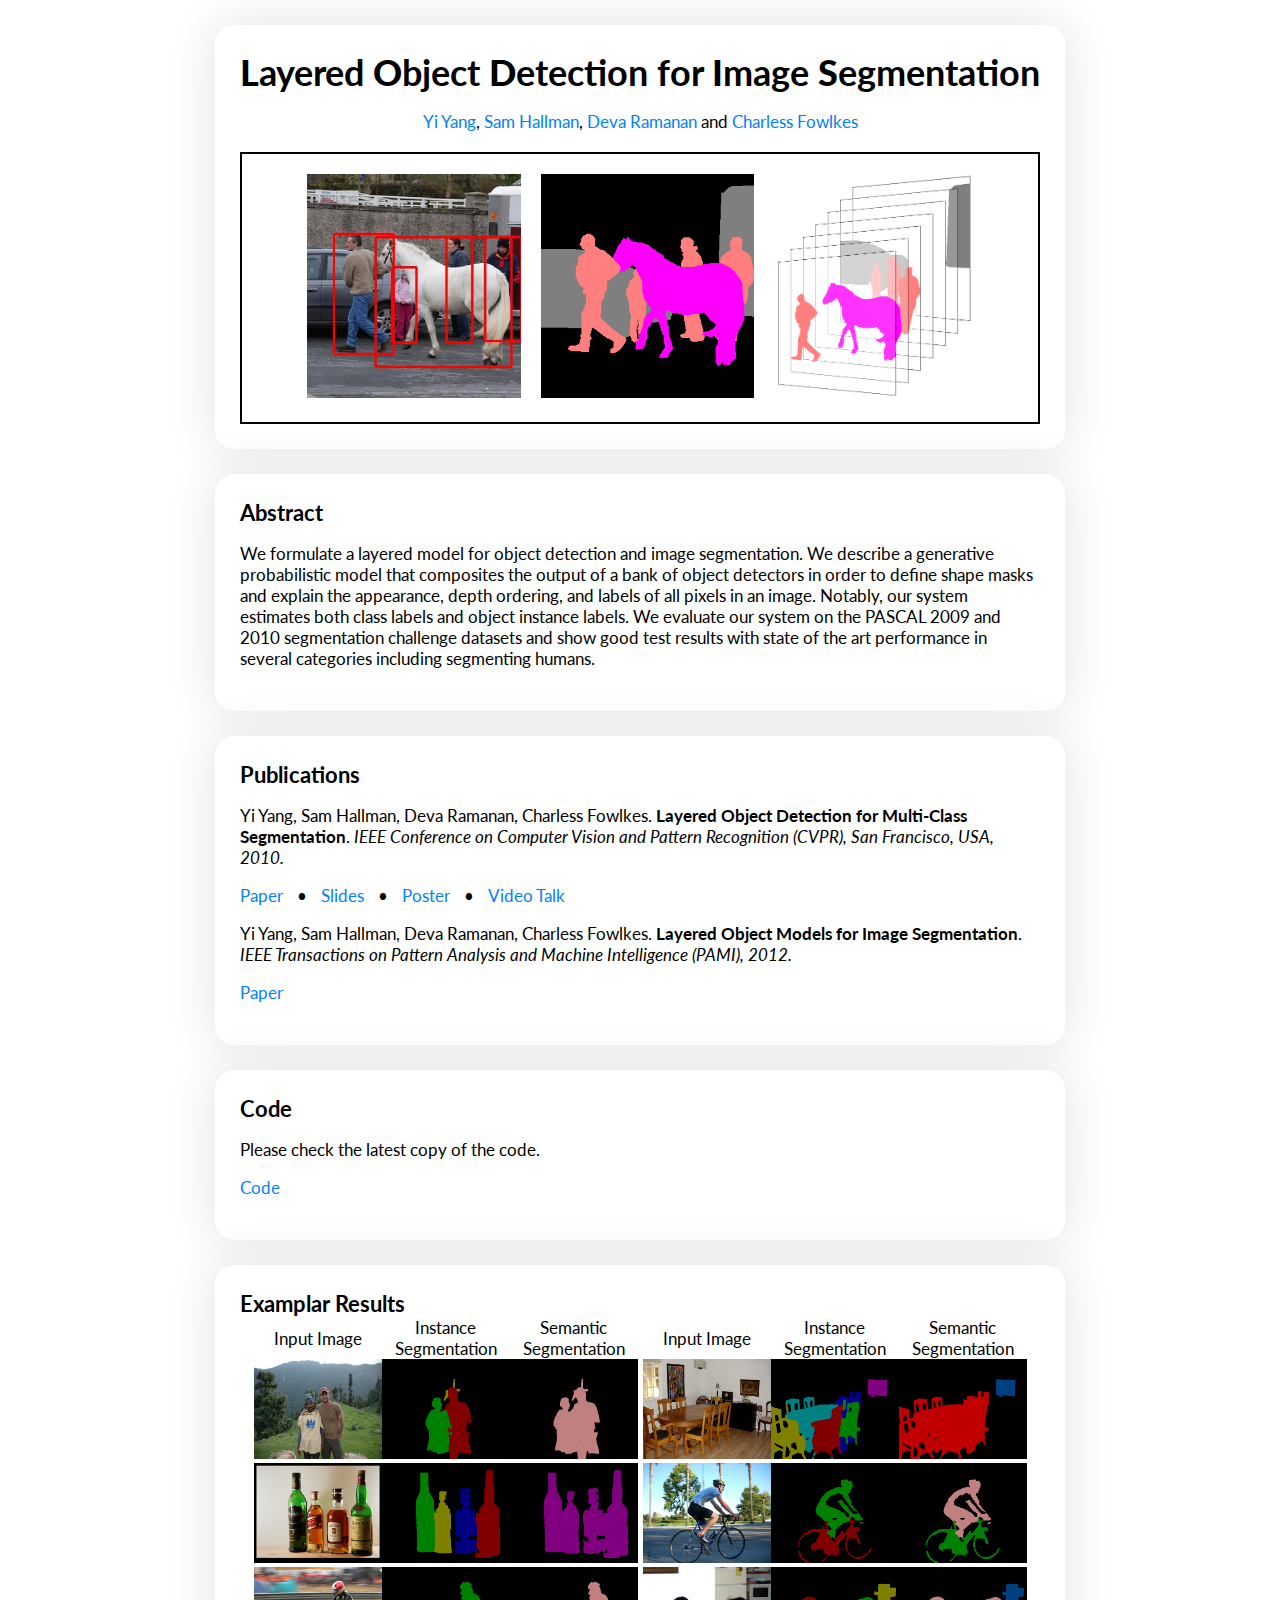
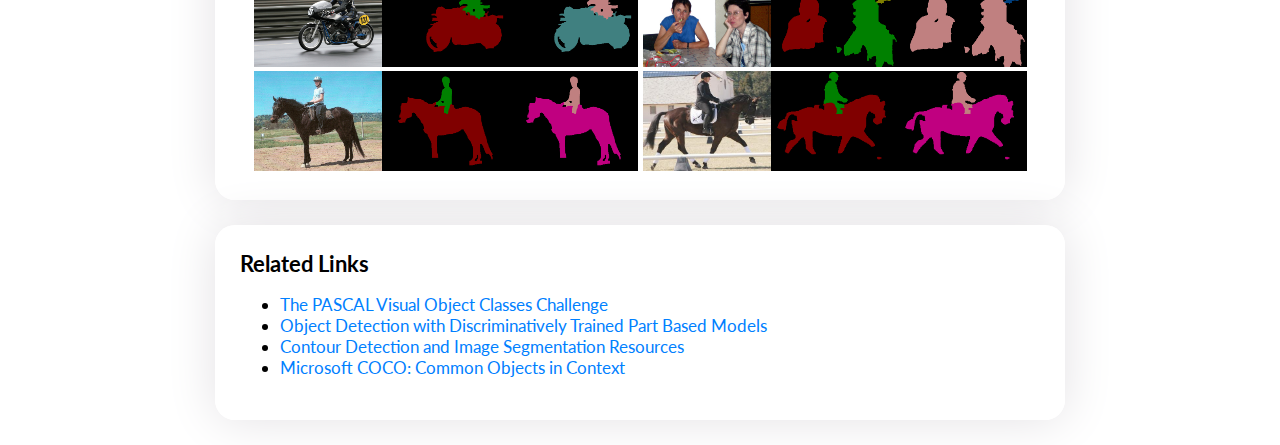
<file: research/layers/index.html>
<!DOCTYPE html>
<html lang="en">
<head>
	<title>Layered Object Detection for Image Segmentation - UC Irvine</title>
	<meta charset="utf-8">
	<link rel="stylesheet" type="text/css" href="../../styles/style.css" media="all">
	<link rel='stylesheet' type='text/css' href='http://fonts.googleapis.com/css?family=Lato:300,400,700'>
</head>

<body>
	<div class="section">
	    <h1 style="text-align:center;"><strong>L</strong>ayered <strong>O</strong>bject <strong>D</strong>etection for <strong>I</strong>mage <strong>S</strong>egmentation</h1>
	    <p style="text-align:center;"><a href="http://yangyi02.github.io">Yi Yang</a>, <a href="https://scholar.google.com/citations?user=6Qd8OlkAAAAJ&hl=en">Sam Hallman</a>, <a href="https://www.cs.cmu.edu/~deva/">Deva Ramanan</a> and <a href="https://www.ics.uci.edu/~fowlkes/">Charless Fowlkes</a></p>
	    <div style="margin-top : 20px;"></div>
	    <div style="text-align : center; padding-top : 0px; padding-bottom : 0px; margin-left : 0px; margin-right: 0px; border : 2px solid black;">
			<center>
			<table align="center" border="0" cellspacing="20" cellpadding="0">
			<tr>
			<td align="center"><img src="figs/detection.jpg" height="224"></td>
			<td align="center"><img src="figs/seg_black.png" height="224"></td>
			<td align="center"><img src="figs/3d.png" height="224"></td>
			</tr>
			</table>
			</center>
		</div>
	</div>

	<div class="section">
		<h2>Abstract</h2>
		<p>We formulate a layered model for object detection and image segmentation. We describe a generative probabilistic model that composites the output of a bank of object detectors in order to define shape masks and explain the appearance, depth ordering, and labels of all pixels in an image. Notably, our system estimates both class labels and object instance labels. We evaluate our system on the PASCAL 2009 and 2010 segmentation challenge datasets and show good test results with state of the art performance in several categories including segmenting humans.</p>
	</div>

	<div class="section">
		<h2>Publications</h2>
		<p>Yi Yang, Sam Hallman, Deva Ramanan, Charless Fowlkes. <strong>Layered Object Detection for Multi-Class Segmentation</strong>. <em>IEEE Conference on Computer Vision and Pattern Recognition (CVPR), San Francisco, USA, 2010.</em></p>
    	<p class="link"><a href="layers_cvpr2010.pdf" class="first">Paper</a> &bull; <a href="layers_slides.pdf">Slides</a> &bull; <a href="layers_poster.pdf">Poster</a> &bull; <a href="http://videolectures.net/cvpr2010_hallman_lodm/">Video Talk</a></p>
		<p>Yi Yang, Sam Hallman, Deva Ramanan, Charless Fowlkes. <strong>Layered Object Models for Image Segmentation</strong>. <em>IEEE Transactions on Pattern Analysis and Machine Intelligence (PAMI), 2012.</em></p> 
		<p class="link"><a href="layers_pami2012.pdf" class="first">Paper</a></p>
	</div>

	<div class="section">
		<h2>Code</h2>
    <p>Please check the latest copy of the code.</p>
    <p class="link"><a href="https://github.com/yangyi02/layered_segmentation" class="first">Code</a></p>
	</div>

	<div class="section">
		<h2>Examplar Results</h2>

		<center>
		<table align="center" border="0" cellspacing="0" cellpadding="0"
		<tr>
		<td align="center">Input Image</td>
		<td align="center">Instance Segmentation</td>
		<td align="center">Semantic Segmentation</td>
		<td align="center" width="5"></td>
		<td align="center">Input Image</td>
		<td align="center">Instance Segmentation</td>
		<td align="center">Semantic Segmentation</td>
		</tr>
		<tr>
		<td align="center" width="128"><img src="figs/2009_001015.jpg" width="128" height="100"></td>
		<td align="center" width="128"><img src="figs/2009_001015.png" width="128" height="100"></td>
		<td align="center" width="128"><img src="figs/2009_001015_cls.png" width="128" height="100"></td>
		<td align="center" width="5"></td>
		<td align="center" width="128"><img src="figs/2010_000817.jpg" width="128" height="100"></td>
		<td align="center" width="128"><img src="figs/2010_000817.png" width="128" height="100"></td>
		<td align="center" width="128"><img src="figs/2010_000817_cls.png" width="128" height="100"></td>
		</tr>
		<tr>
		<td align="center" width="128"><img src="figs/2009_004835.jpg" width="128" height="100"></td>
		<td align="center" width="128"><img src="figs/2009_004835.png" width="128" height="100"></td>
		<td align="center" width="128"><img src="figs/2009_004835_cls.png" width="128" height="100"></td>
		<td align="center" width="5"></td>
		<td align="center" width="128"><img src="figs/2008_004919.jpg" width="128" height="100"></td>
		<td align="center" width="128"><img src="figs/2008_004919.png" width="128" height="100"></td>
		<td align="center" width="128"><img src="figs/2008_004919_cls.png" width="128" height="100"></td>
		</tr>
		<tr>
		<td align="center" width="128"><img src="figs/2009_001182.jpg" width="128" height="100"></td>
		<td align="center" width="128"><img src="figs/2009_001182.png" width="128" height="100"></td>
		<td align="center" width="128"><img src="figs/2009_001182_cls.png" width="128" height="100"></td>
		<td align="center" width="5"></td>
		<td align="center" width="128"><img src="figs/2008_002587.jpg" width="128" height="100"></td>
		<td align="center" width="128"><img src="figs/2008_002587.png" width="128" height="100"></td>
		<td align="center" width="128"><img src="figs/2008_002587_cls.png" width="128" height="100"></td>
		</tr>
		<tr>
		<td align="center" width="128"><img src="figs/2008_000240.jpg" width="128" height="100"></td>
		<td align="center" width="128"><img src="figs/2008_000240.png" width="128" height="100"></td>
		<td align="center" width="128"><img src="figs/2008_000240_cls.png" width="128" height="100"></td>
		<td align="center" width="5"></td>
		<td align="center" width="128"><img src="figs/2008_002939.jpg" width="128" height="100"></td>
		<td align="center" width="128"><img src="figs/2008_002939.png" width="128" height="100"></td>
		<td align="center" width="128"><img src="figs/2008_002939_cls.png" width="128" height="100"></td>
		</tr>
		</table>
		</center>
	</div>

	<div class="section">
		<h2>Related Links</h2>
		<ul>
		<li><a href="http://host.robots.ox.ac.uk/pascal/VOC/">The PASCAL Visual Object Classes Challenge</a></li>
		<li><a href="http://www.rossgirshick.info/latent/">Object Detection with Discriminatively Trained Part Based Models</a></li>
		<li><a href="http://www.eecs.berkeley.edu/Research/Projects/CS/vision/grouping/resources.html">Contour Detection and Image Segmentation Resources</a></li>
		<li><a href="http://mscoco.org/">Microsoft COCO: Common Objects in Context</a></li>
		</ul>
	</div>
</body>
</html>
</file>
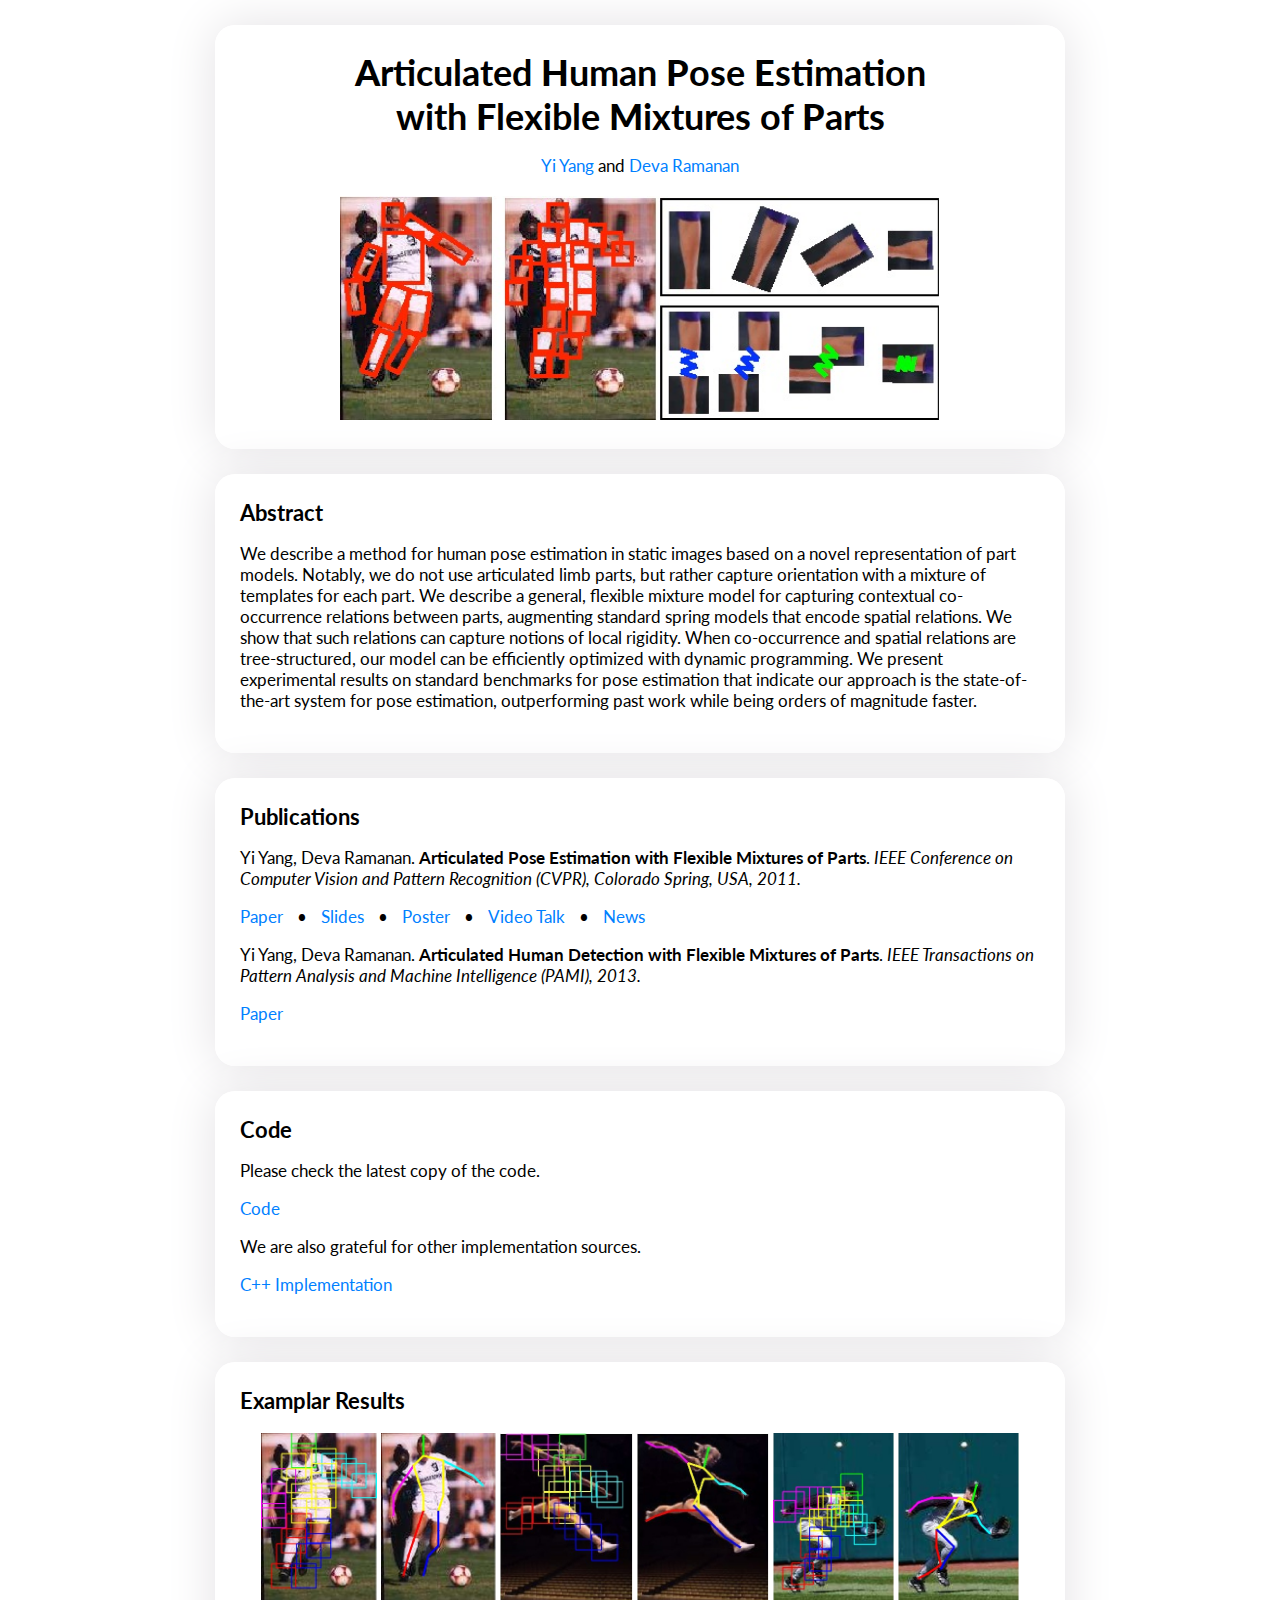
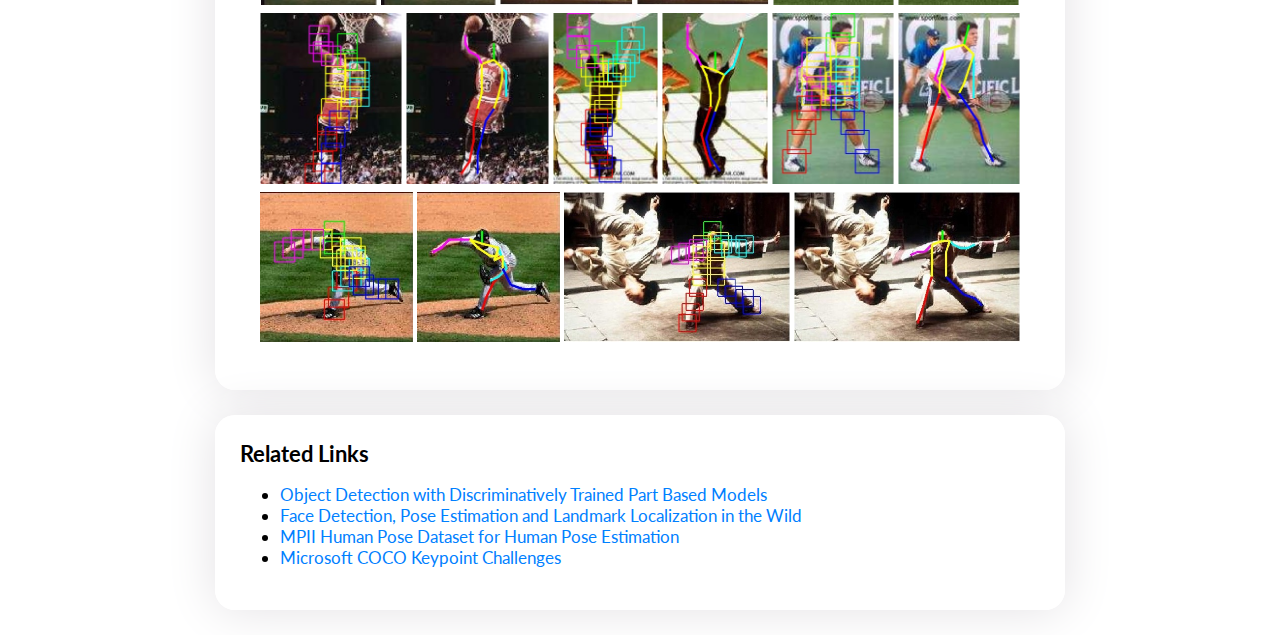
<file: research/pose/index.html>
<!DOCTYPE html>
<html lang="en">
<head>
	<title>Articulated Human Pose Estimation with Flexible Mixtures of Parts - UC Irvine</title>
	<meta charset="utf-8">
	<link rel="stylesheet" type="text/css" href="../../styles/style.css" media="all">
	<link rel='stylesheet' type='text/css' href='http://fonts.googleapis.com/css?family=Lato:300,400,700'>
</head>

<body>
	<div class="section">
	    <h1 style="text-align:center;"><strong>A</strong>rticulated <strong>H</strong>uman <strong>P</strong>ose <strong>E</strong>stimation<br> with <strong>F</strong>lexible <strong>M</strong>ixtures of <strong>P</strong>arts</h1>
	    <p style="text-align:center;"><a href="https://yangyi02.github.io">Yi Yang</a> and <a href="https://www.cs.cmu.edu/~deva/">Deva Ramanan</a></p>
	    <div style="margin-top : 20px;"></div>
	    <div style="text-align : center; padding-top : 0px; padding-bottom : 0px; margin-left : 0px; margin-right: 0px; border : 0px solid black;">
			<img src="figs/splash.jpg" style="height : 224px; width : 600px;">
		</div>
	</div>

	<div class="section">
	  	<h2>Abstract</h2>
		<p>We describe a method for human pose estimation in static images based on a novel representation of part models. Notably, we do not use articulated limb parts, but rather capture orientation with a mixture of templates for each part. We describe a general, flexible mixture model for capturing contextual co-occurrence relations between parts, augmenting standard spring models that encode spatial relations. We show that such relations can capture notions of local rigidity. When co-occurrence and spatial relations are tree-structured, our model can be efficiently optimized with dynamic programming. We present experimental results on standard benchmarks for pose estimation that indicate our approach is the state-of-the-art system for pose estimation, outperforming past work while being orders of magnitude faster.</p>
	</div>

	<div class="section">
		<h2>Publications</h2>
		<p>Yi Yang, Deva Ramanan. <strong>Articulated Pose Estimation with Flexible Mixtures of Parts</strong>. <em>IEEE Conference on Computer Vision and Pattern Recognition (CVPR), Colorado Spring, USA, 2011.</em></p>
    	<p class="link"><a href="pose_cvpr2011.pdf" class="first">Paper</a> &bull; <a href="pose_slides.pdf">Slides</a> &bull; <a href="pose_poster.pdf">Poster</a> &bull; <a href="http://techtalks.tv/talks/articulated-pose-estimation-with-flexible-mixtures-of-parts/54210/">Video Talk</a> &bull; <a href="http://www.popsci.com/science/article/2012-09/deva-ramanan-trains-computers-identify-people">News</a></p>
		<p>Yi Yang, Deva Ramanan. <strong>Articulated Human Detection with Flexible Mixtures of Parts</strong>. <em>IEEE Transactions on Pattern Analysis and Machine Intelligence (PAMI), 2013.</em></p> 
		<p class="link"><a href="pose_pami2013.pdf" class="first">Paper</a></p>
	</div>

	<div class="section">
		<h2>Code</h2>
    <p>Please check the latest copy of the code.</p>
    <p class="link"><a href="https://github.com/yangyi02/pose_estimation" class="first">Code</a></p>
		<p>We are also grateful for other implementation sources.</p>
    <p><a href="https://github.com/wg-perception/PartsBasedDetector">C++ Implementation</a></p>
	</div>

	<div class="section">
		<h2>Examplar Results</h2>
		<p>
		<center>
		<table align="center" border="0" cellspacing="0" cellpadding="2">
		<tr>
		<td align="center"><img src="figs/PARSE_box_gr/0017.jpg" height="172"></td>
		<td align="center"><img src="figs/PARSE_ske_gr/0017.jpg" height="172"></td>
		<td align="center"><img src="figs/PARSE_box_gr/0010.jpg" height="172"></td>
		<td align="center"><img src="figs/PARSE_ske_gr/0010.jpg" height="172"></td>
		<td align="center"><img src="figs/PARSE_box_gr/0125.jpg" height="172"></td>
		<td align="center"><img src="figs/PARSE_ske_gr/0125.jpg" height="172"></td>
		</tr>
		</table>

		<table align="center" border="0" cellspacing="0" cellpadding="2">
		<tr>
		<td align="center"><img src="figs/PARSE_box_gr/0105.jpg" height="171"></td>
		<td align="center"><img src="figs/PARSE_ske_gr/0105.jpg" height="171"></td>
		<td align="center"><img src="figs/PARSE_box_gr/0133.jpg" height="171"></td>
		<td align="center"><img src="figs/PARSE_ske_gr/0133.jpg" height="171"></td>
		<td align="center"><img src="figs/PARSE_box_gr/0086.jpg" height="171"></td>
		<td align="center"><img src="figs/PARSE_ske_gr/0086.jpg" height="171"></td>
		</tr>
		</table>

		<table align="center" border="0" cellspacing="0" cellpadding="2">
		<tr>
		<td align="center"><img src="figs/PARSE_box_gr/0037.jpg" height="150"></td>
		<td align="center"><img src="figs/PARSE_ske_gr/0037.jpg" height="150"></td>
		<td align="center"><img src="figs/PARSE_box_gr/0153.jpg" height="150"></td>
		<td align="center"><img src="figs/PARSE_ske_gr/0153.jpg" height="150"></td>
		</tr>
		</table>
		</center>
		</p>
	</div>

	<div class="section">
		<h2>Related Links</h2>
		<ul>
		<li> <a href="http://www.rossgirshick.info/latent/">Object Detection with Discriminatively Trained Part Based Models</a></li> 
		<li> <a href="http://www.ics.uci.edu/~xzhu/face/">Face Detection, Pose Estimation and Landmark Localization in the Wild</a></li>
		<li> <a href="http://human-pose.mpi-inf.mpg.de/">MPII Human Pose Dataset for Human Pose Estimation</a></li>
		<li> <a href="http://cocodataset.org/#home">Microsoft COCO Keypoint Challenges</a></li>
		</ul>
	</div>
</body>
</html>
</file>
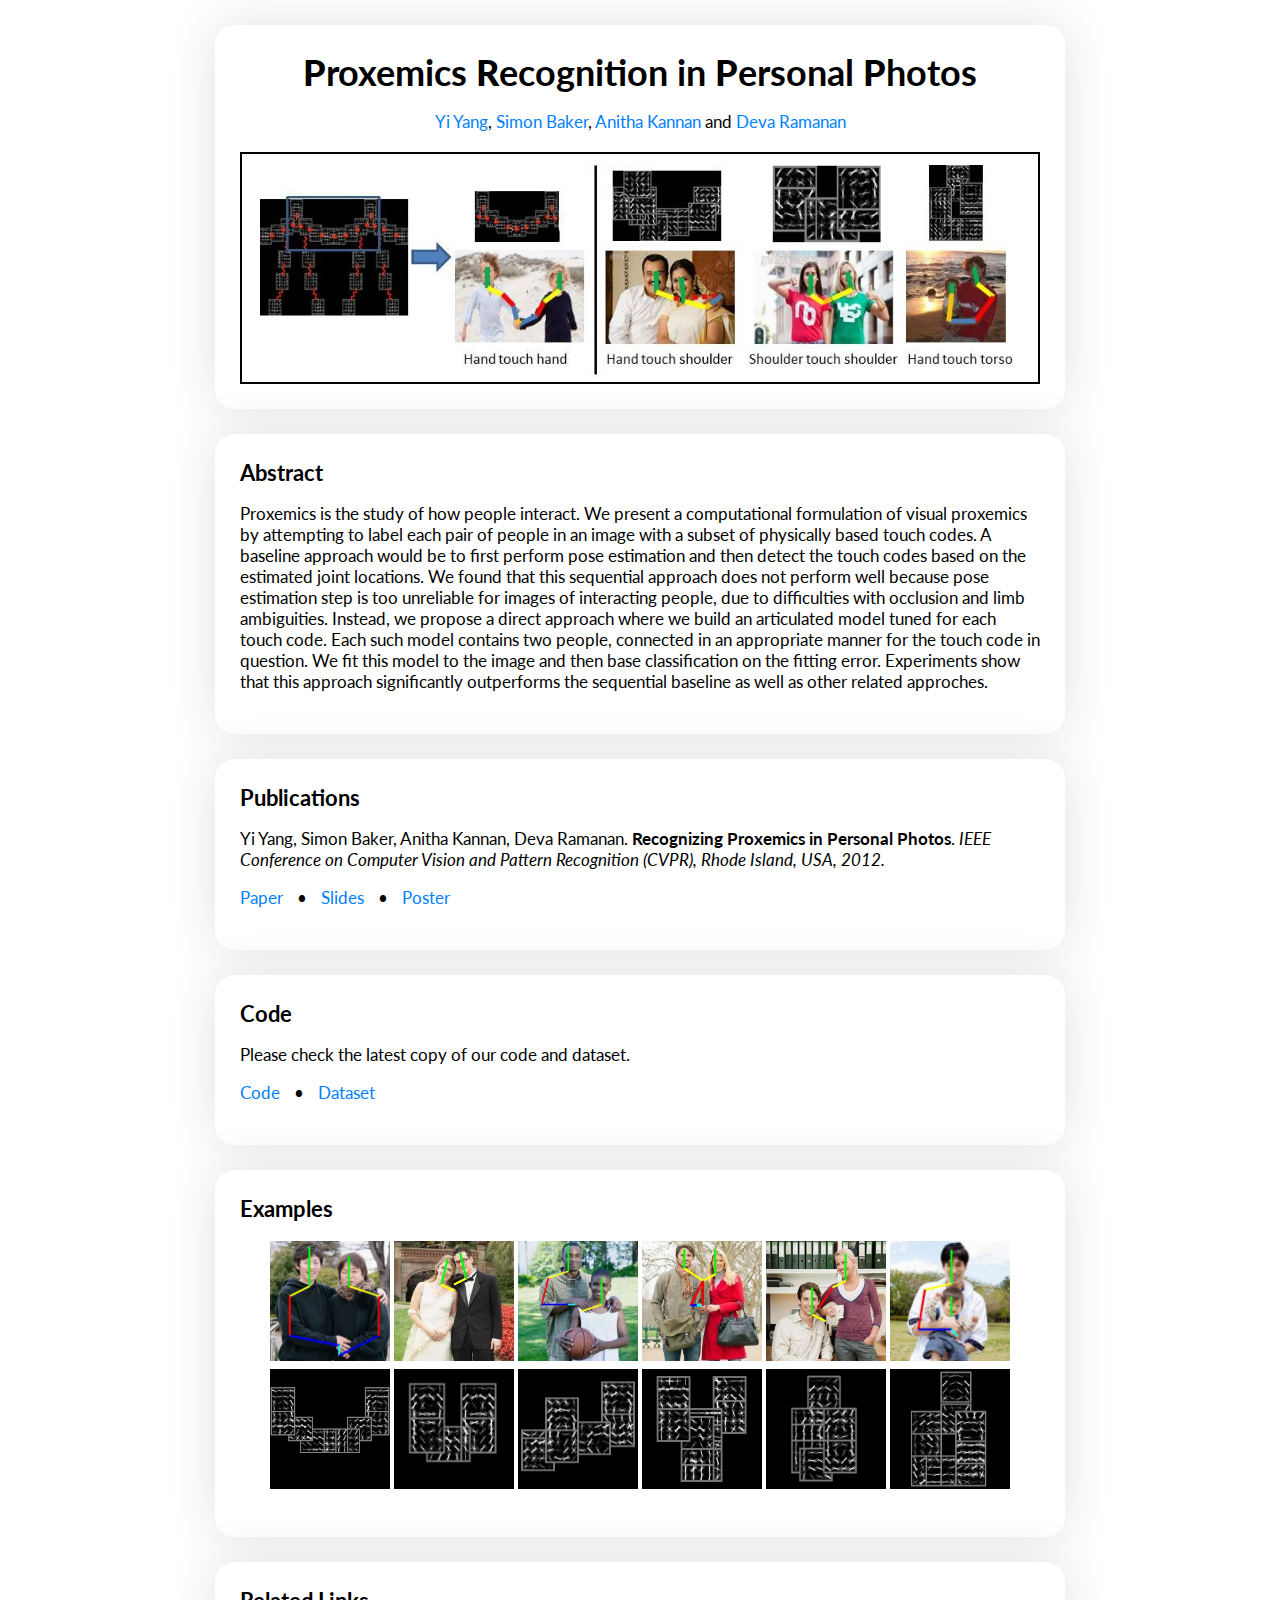
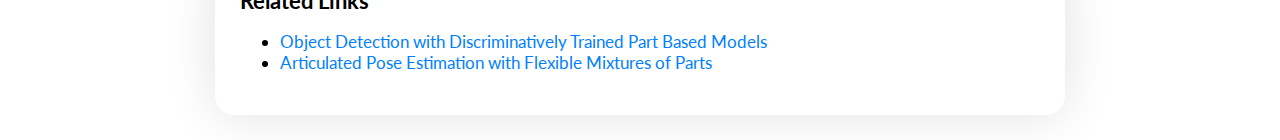
<file: research/proxemics/index.html>
<!DOCTYPE html>
<html lang="en">
<head>
  <title>Recognizing Proxemics in Personal Photos - UC Irvine</title>
  <meta charset="utf-8">
  <link rel="stylesheet" type="text/css" href="../../styles/style.css" media="all">
  <link rel='stylesheet' type='text/css' href='http://fonts.googleapis.com/css?family=Lato:300,400,700'>
</head>

<body>
  <div class="section">
    <h1 style="text-align:center;"><strong>P</strong>roxemics <strong>R</strong>ecognition in <strong>P</strong>ersonal <strong>P</strong>hotos</h1>
    <p style="text-align:center;"><a href="http://yangyi02.github.io">Yi Yang</a>, <a href="https://scholar.google.com/citations?user=UcbjgQ0AAAAJ&hl=en">Simon Baker</a>, <a href="https://scholar.google.com/citations?user=eoBHpj4AAAAJ&hl=en&oi=ao">Anitha Kannan</a> and <a href="https://www.cs.cmu.edu/~deva">Deva Ramanan</a></p>
    <div style="margin-top : 20px;"></div>
    <div style="text-align : center; margin-left : 0px; margin-right: 0px; border : 2px solid black;">
      <img src="figs/models_new.jpg" style="height : 224px;">
    </div>
  </div>

  <div class="section">
    <h2>Abstract</h2>
    <p>Proxemics is the study of how people interact. We present a computational formulation of visual proxemics by attempting to label each pair of people in an image with a subset of physically based touch codes. A baseline approach would be to first perform pose estimation and then detect the touch codes based on the estimated joint locations. We found that this sequential approach does not perform well because pose estimation step is too unreliable for images of interacting people, due to difficulties with occlusion and limb ambiguities. Instead, we propose a direct approach where we build an articulated model tuned for each touch code. Each such model contains two people, connected in an appropriate manner for the touch code in question. We fit this model to the image and then base classification on the fitting error. Experiments show that this approach significantly outperforms the sequential baseline as well as other related approches.</p>
  </div>

  <div class="section">
    <h2>Publications</h2>
    <p>Yi Yang, Simon Baker, Anitha Kannan, Deva Ramanan. <strong>Recognizing Proxemics in Personal Photos</strong>. <em>IEEE Conference on Computer Vision and Pattern Recognition (CVPR), Rhode Island, USA, 2012.</em></p>
    <p class="link"><a href="proxemics_cvpr2012.pdf" class="first">Paper</a> &bull; <a href="proxemics_slides.pdf">Slides</a> &bull; <a href="proxemics_poster.pdf">Poster</a></p>
  </div>

  <div class="section">
    <h2>Code</h2>
    <p>Please check the latest copy of our code and dataset.</p> 
    <p class="link"><a href="https://github.com/yangyi02/proxemics_recognition" class="first">Code</a> &bull; <a href="https://www.dropbox.com/s/5zarkyny7ywc2fv/PROXEMICS.zip">Dataset</a></p>
  </div>

  <div class="section">
    <h2>Examples</h2>
    <p>
    <center>
    <table align="center" border="0" cellspacing="0" cellpadding="2"
    <tr>
    <td align="center" width="120"><img src="figs/fig6/LHRH_0043_new.jpg" width="120"></td>
    <td align="center" width="120"><img src="figs/fig6/LSRS_0092_new.jpg" width="120"></td>
    <td align="center" width="120"><img src="figs/fig6/LHLS_0010_new.jpg" width="120"></td>
    <td align="center" width="120"><img src="figs/fig6/LHRE_0013_new.jpg" width="120"></td>
    <td align="center" width="120"><img src="figs/fig6/LERS_0016_new.jpg" width="120"></td>
    <td align="center" width="120"><img src="figs/fig6/RHBT_0034_new.jpg" width="120"></td>
    </tr>
    <tr>
    <td align="center" width="120"><img src="figs/fig4/model_new_hh1_1.jpg" width="120"></td>
    <td align="center" width="120"><img src="figs/fig4/model_new_ss1_1.jpg" width="120"></td>
    <td align="center" width="120"><img src="figs/fig4/model_new_hs1_1.jpg" width="120"></td>
    <td align="center" width="120"><img src="figs/fig4/model_new_he1_1.jpg" width="120"></td>
    <td align="center" width="120"><img src="figs/fig4/model_new_es1_1.jpg" width="120"></td>
    <td align="center" width="120"><img src="figs/fig4/model_new_hbt1_1.jpg" width="120"></td>
    </tr>
    </table>
    </center>
    </p>
  </div>

  <div class="section">
    <h2>Related Links</h2>
    <ul>
    <li><a href="http://www.rossgirshick.info/latent/">Object Detection with Discriminatively Trained Part Based Models</a></li>
    <li><a href="http://yangyi02.github.io/research/pose/">Articulated Pose Estimation with Flexible Mixtures of Parts</a></li>
    </ul>
  </div>
</body>
</html>
</file>
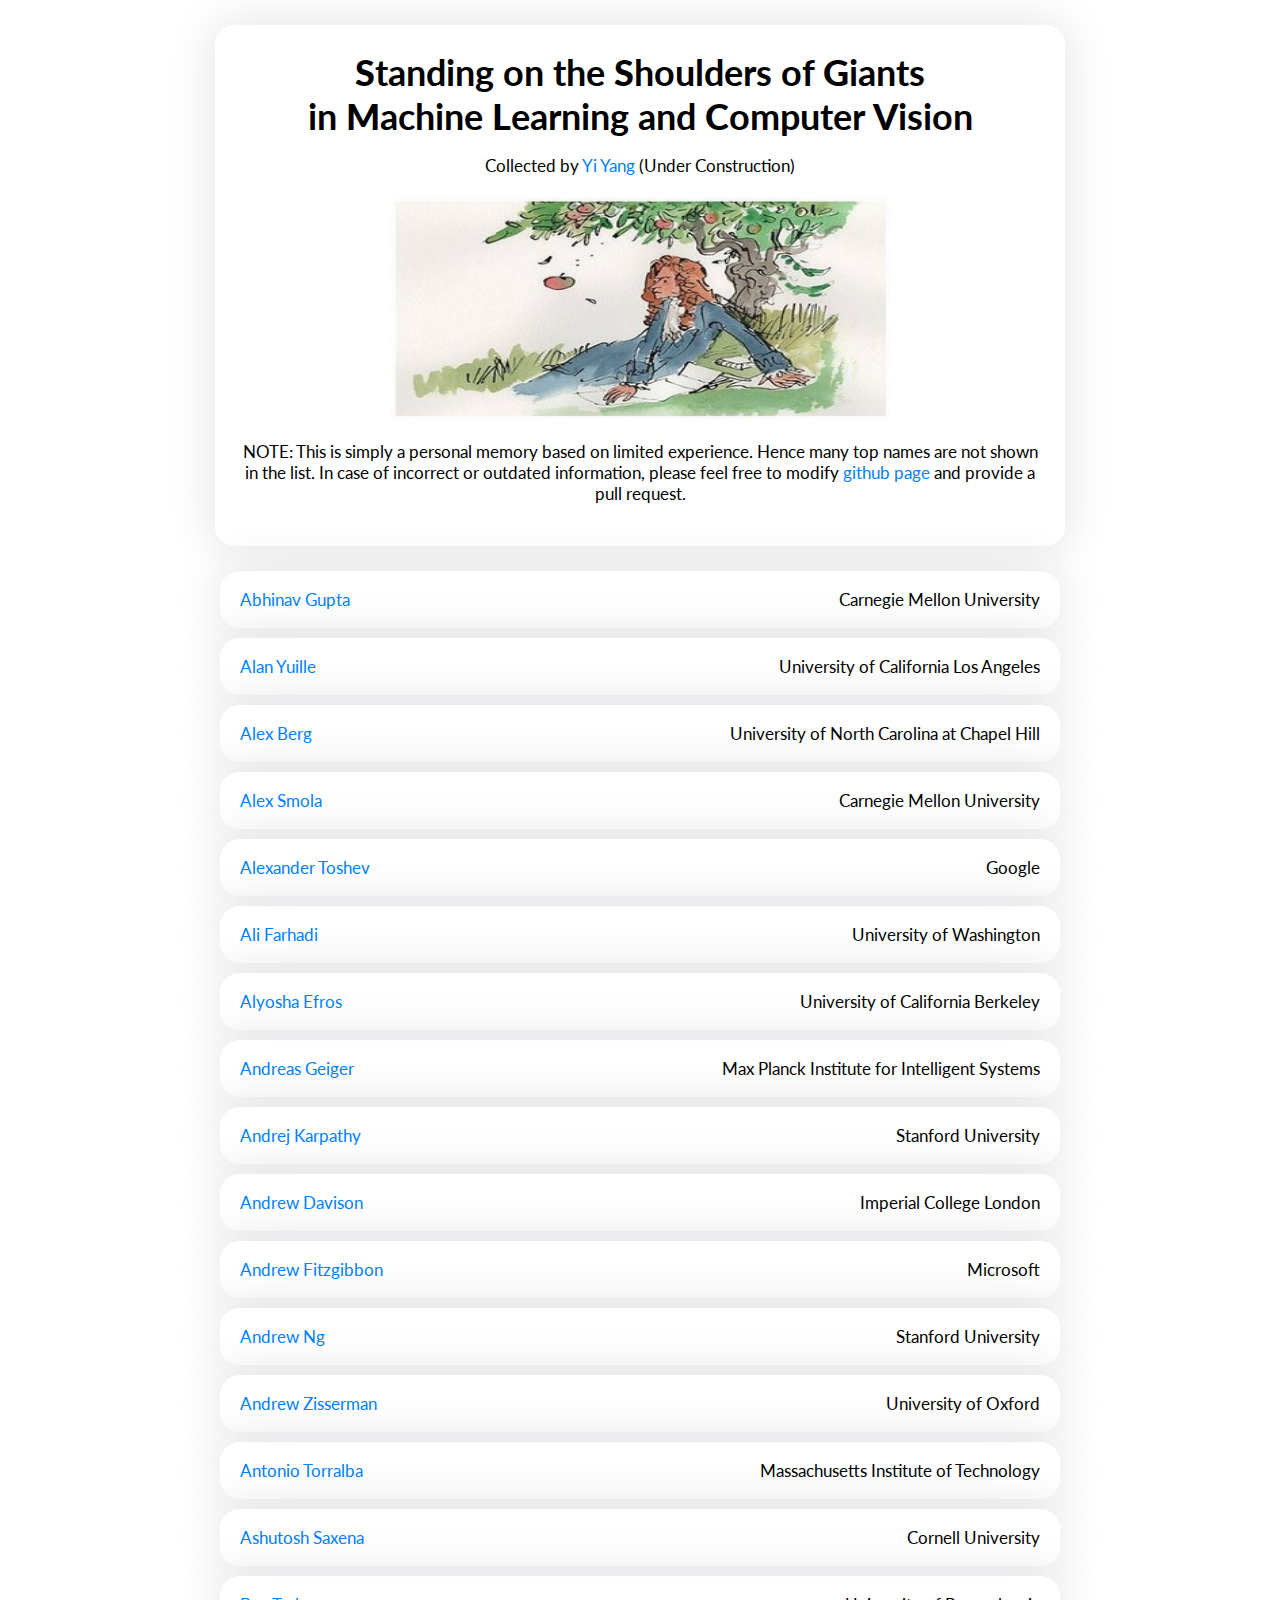
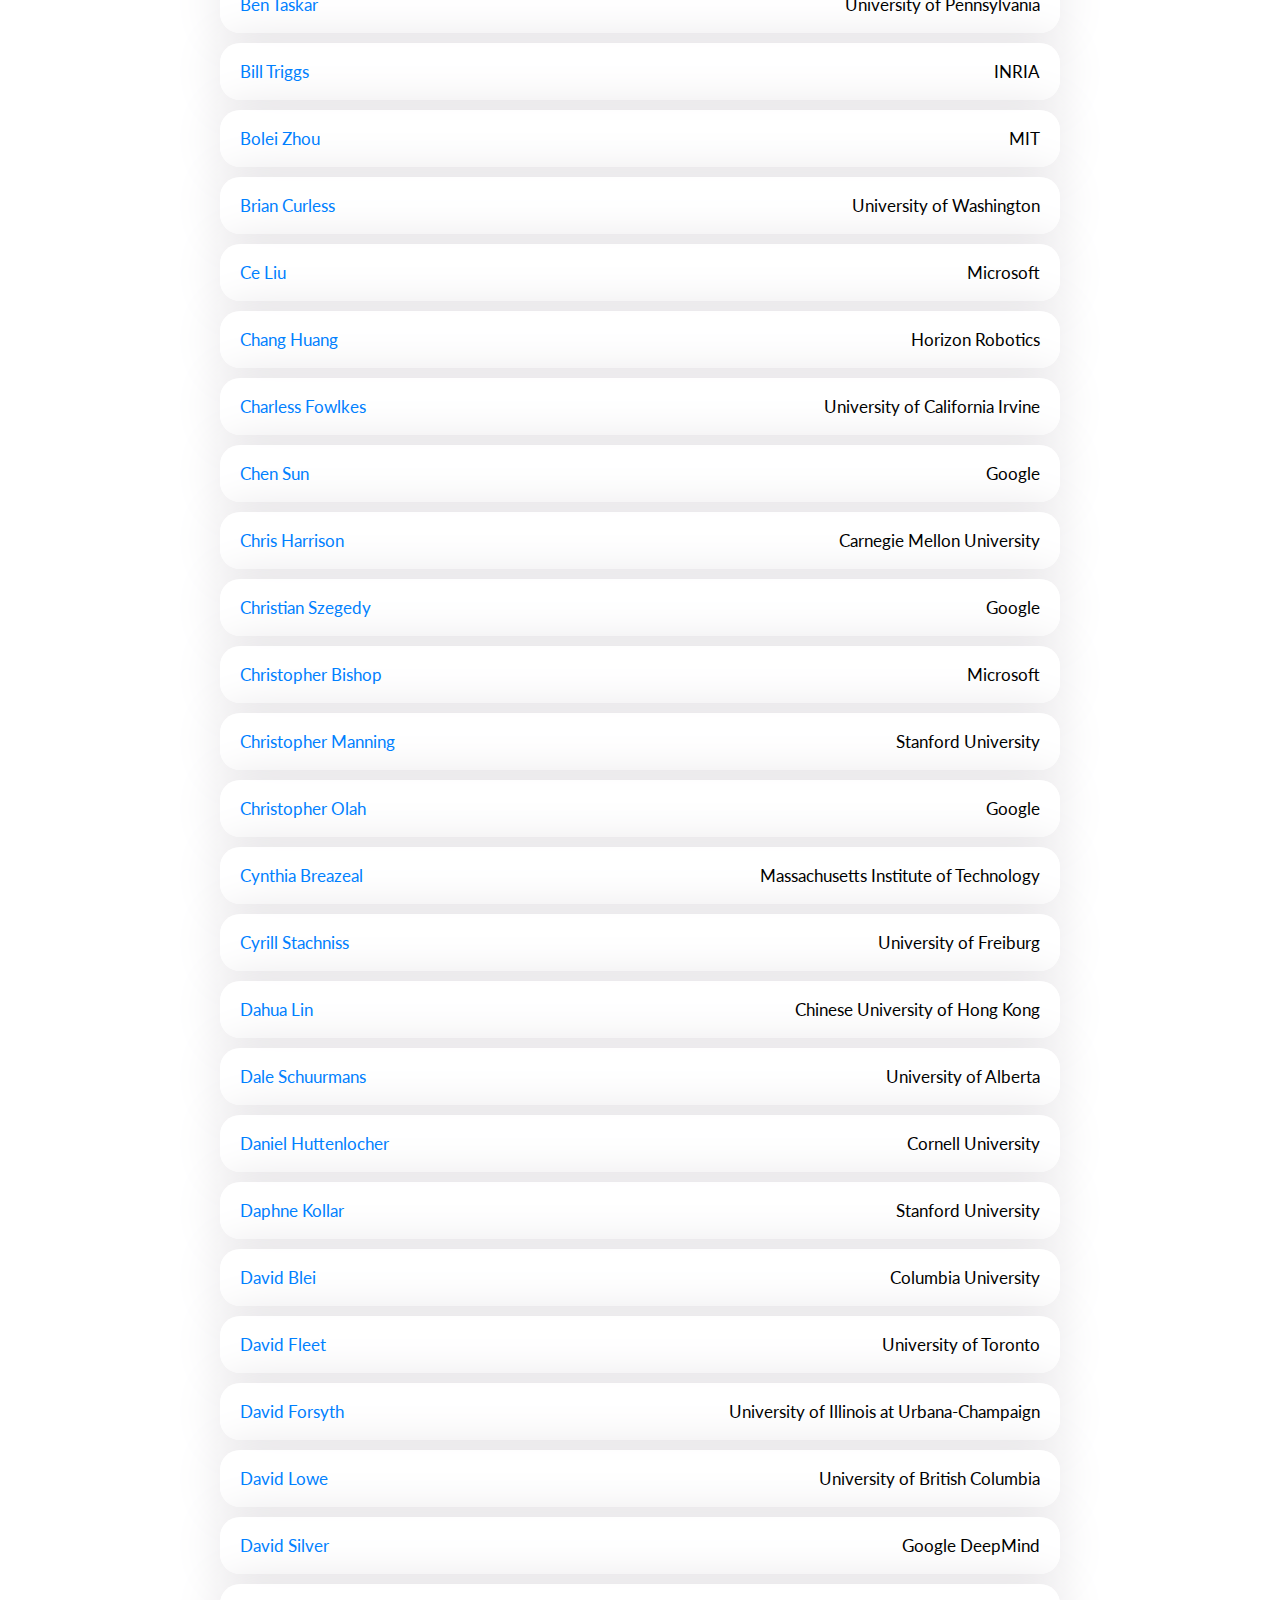
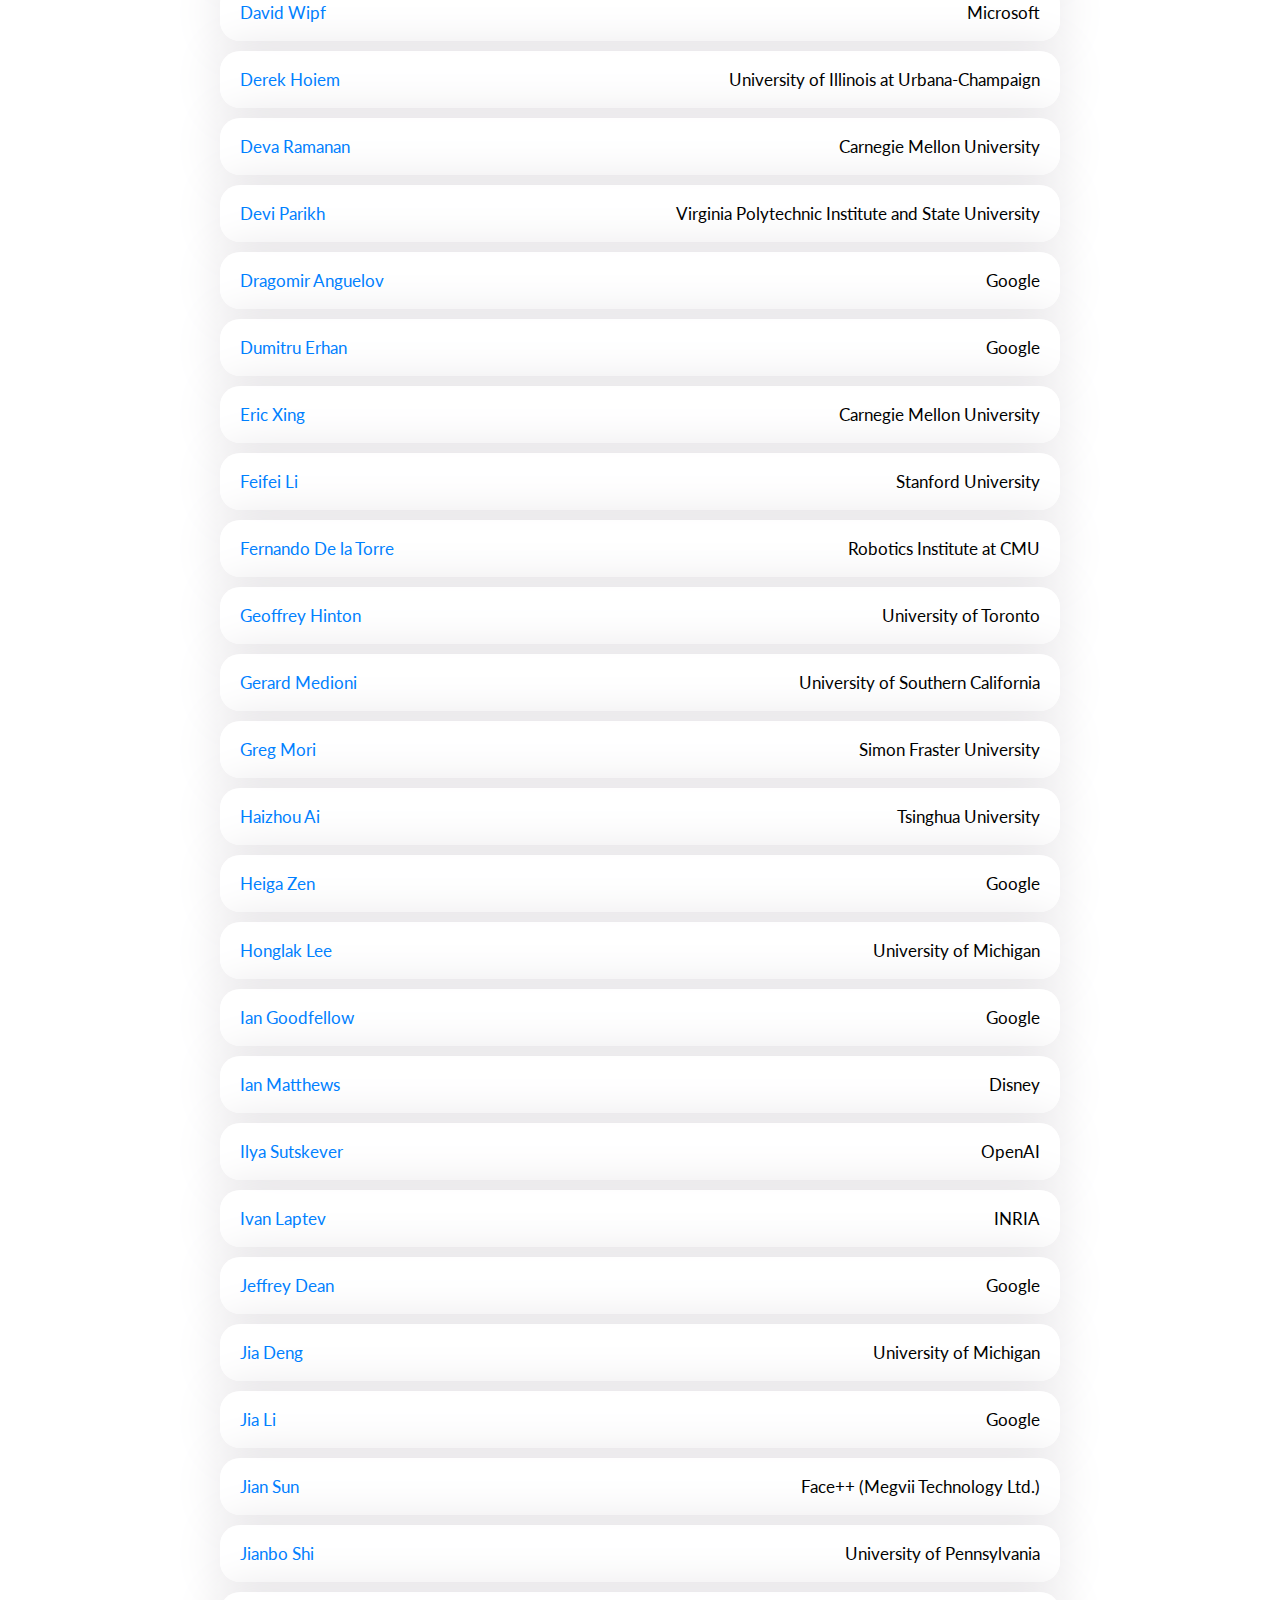
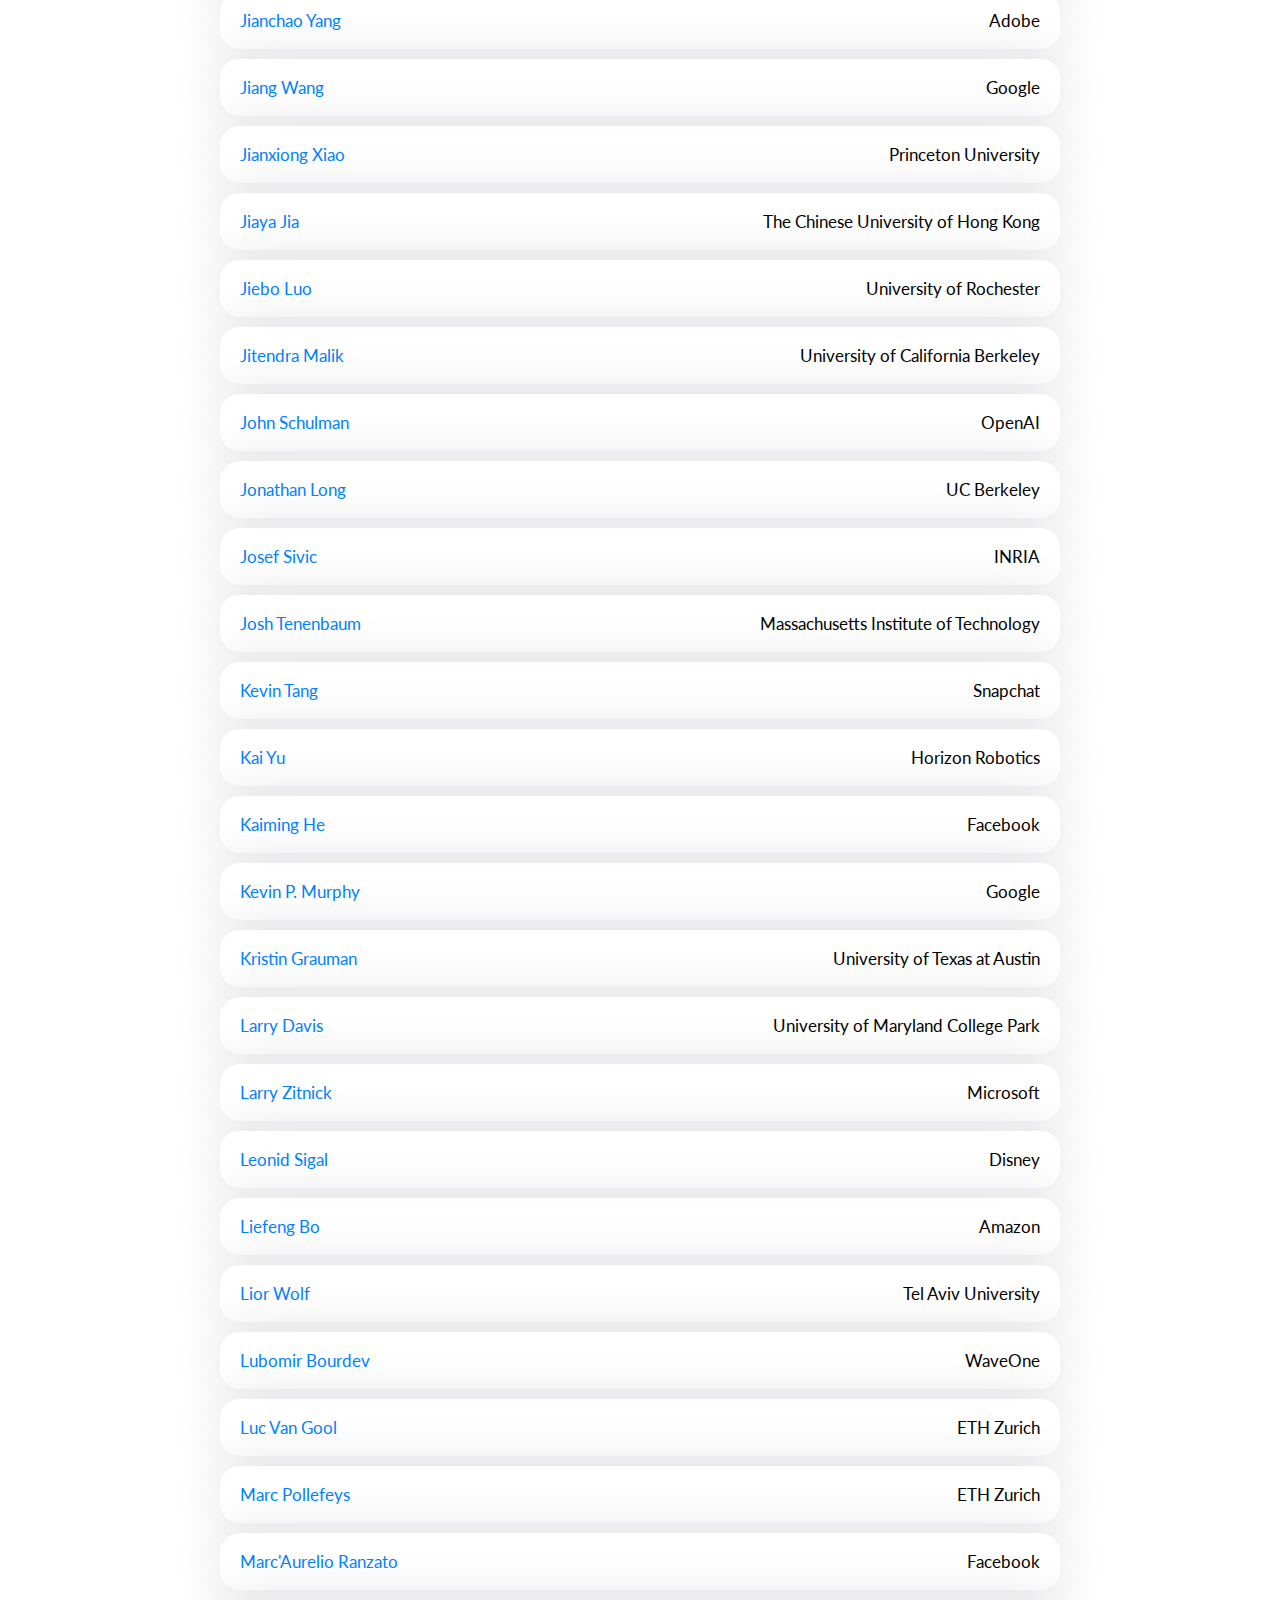
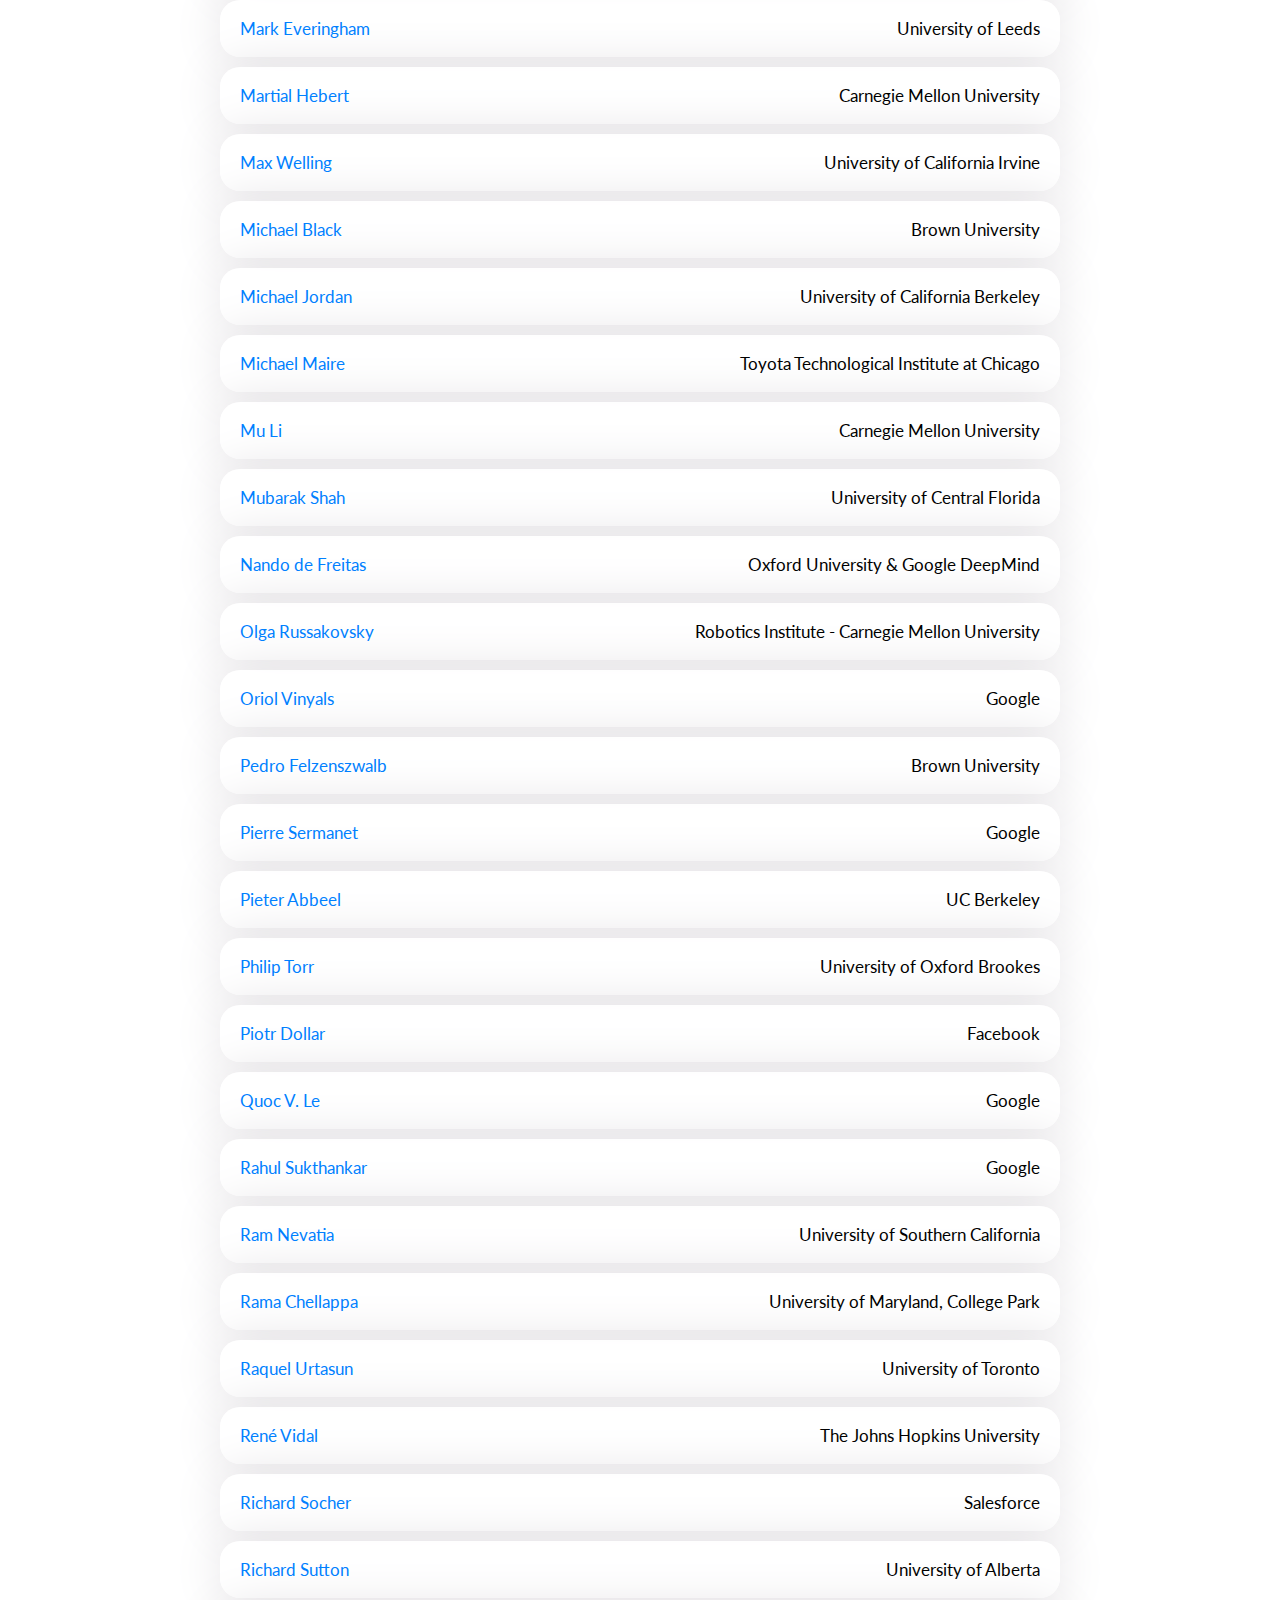
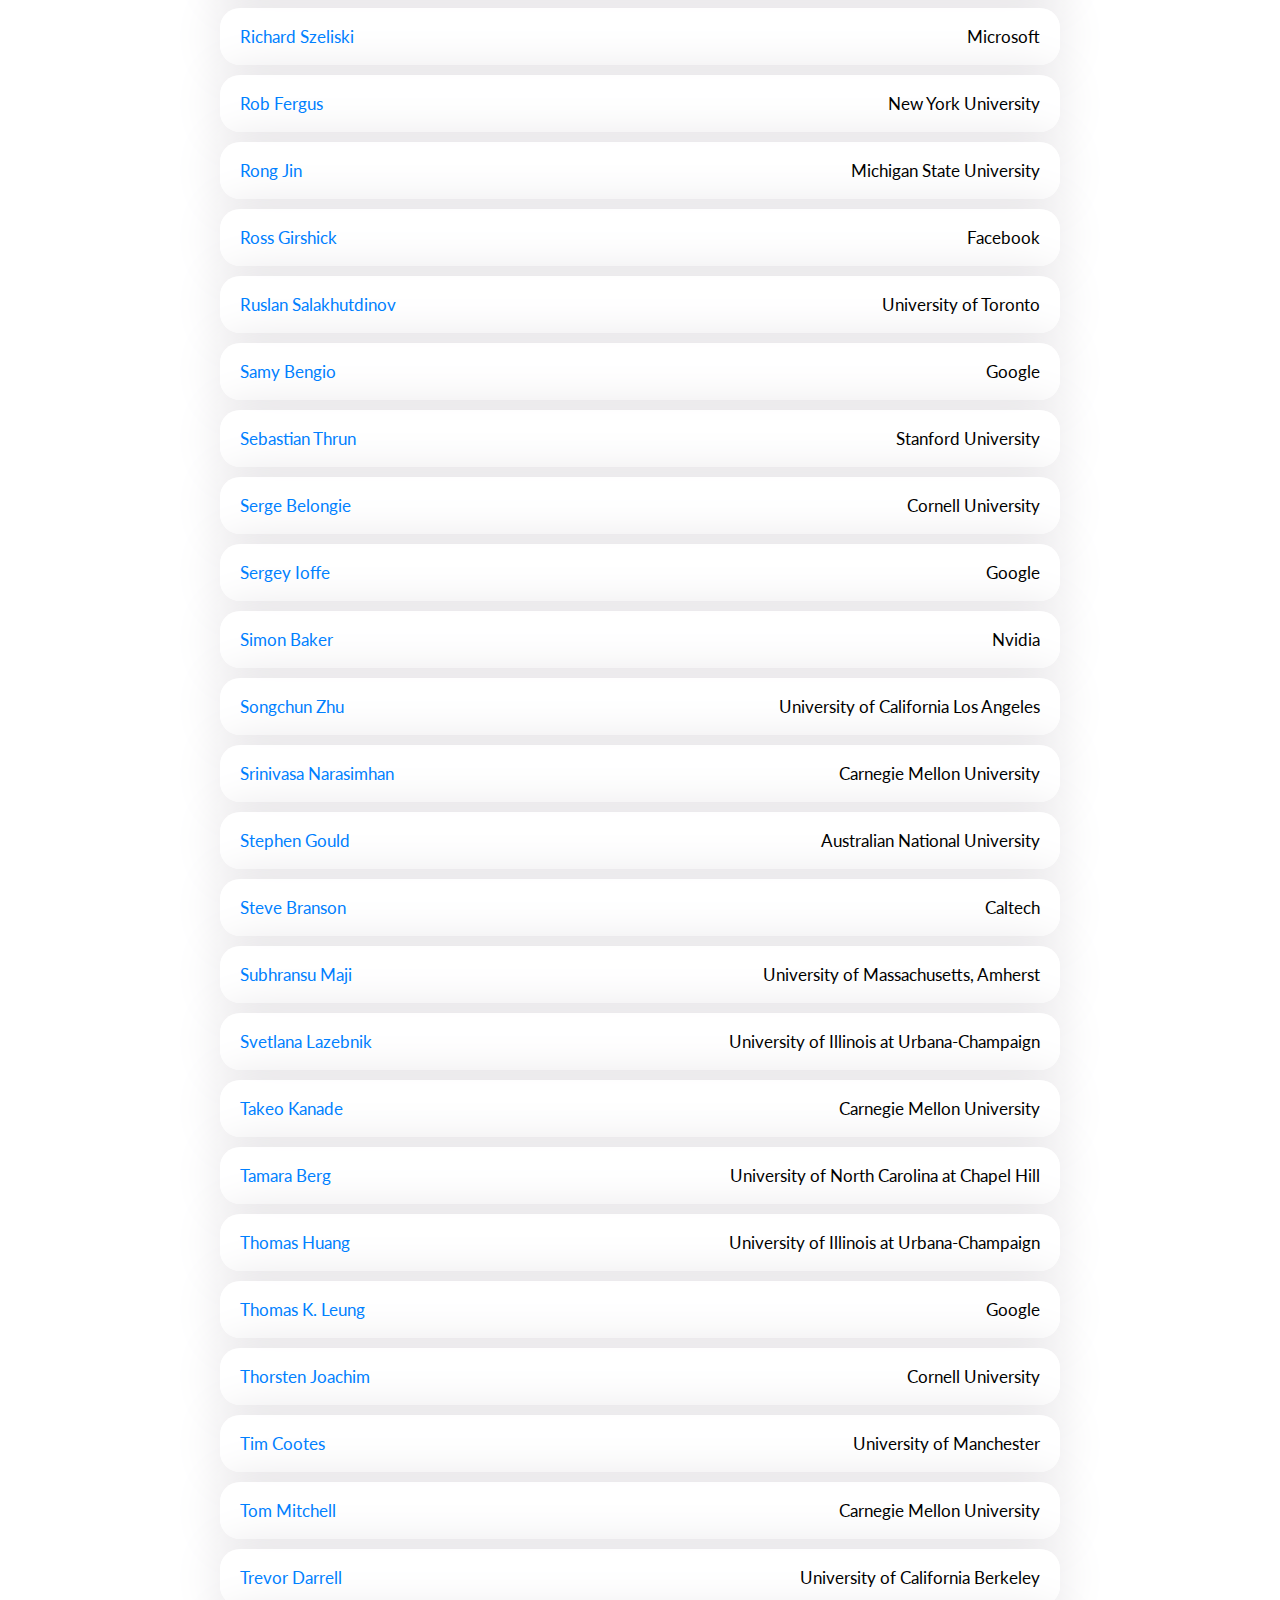
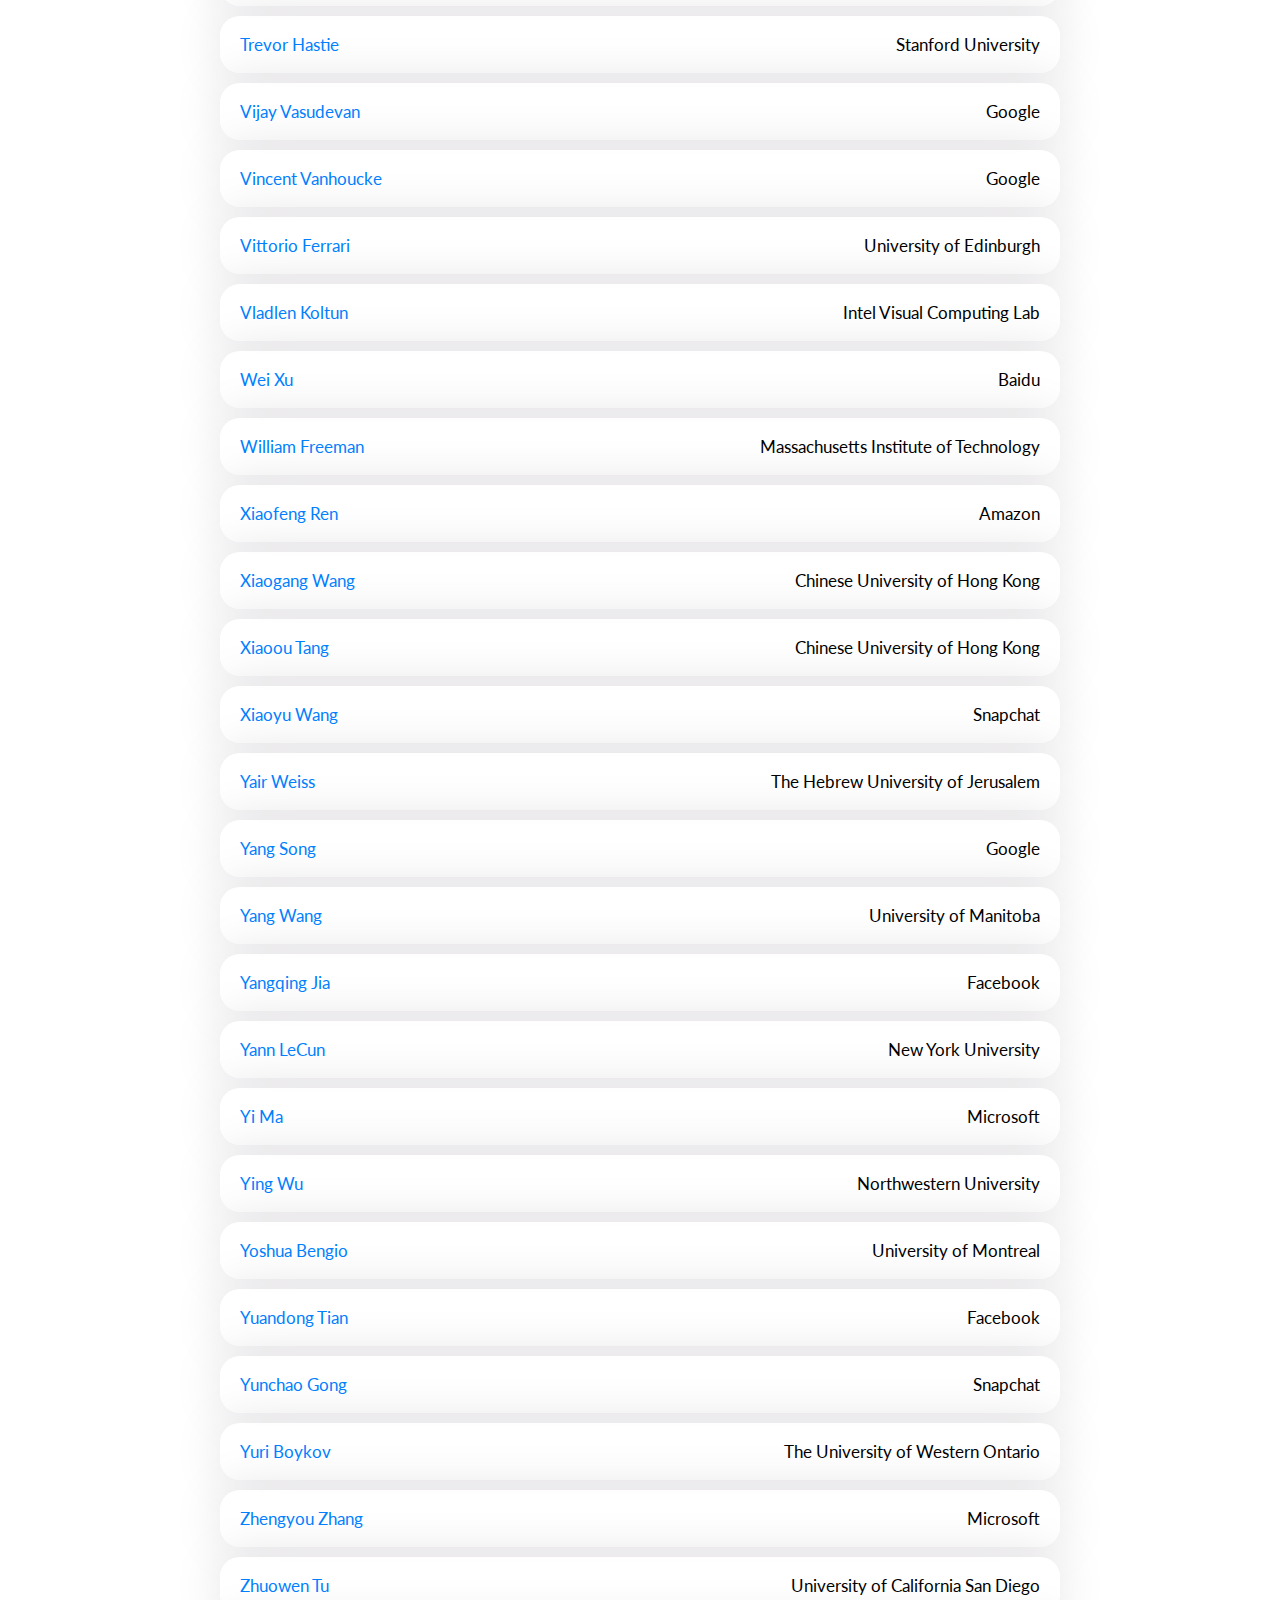
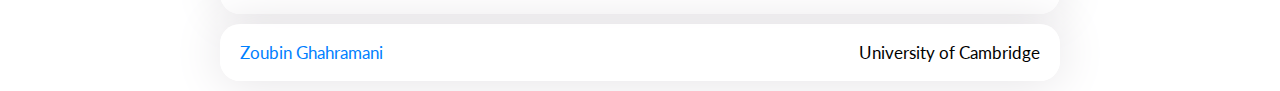
<file: extra/ai_giants.html>
<!DOCTYPE html>
<html lang="en">
<head>
	<title>Giants in Computer Vision and Machine Learning</title>
	<meta charset="utf-8">
	<link rel="stylesheet" type="text/css" href="../styles/style.css" media="all">
	<link rel='stylesheet' type='text/css' href='http://fonts.googleapis.com/css?family=Lato:300,400,700'>
</head>

<body>
	<div class="section">
		<h1 style="text-align:center;"><strong>S</strong>tanding on the <strong>S</strong>houlders of <strong>G</strong>iants<br> in <strong>M</strong>achine <strong>L</strong>earning and <strong>C</strong>omputer <strong>V</strong>ision</h1>
	    <p style="text-align:center;">Collected by <a href="http://www.ics.uci.edu/~yyang8">Yi Yang</a> (Under Construction)</p>
	    <div style="margin-top : 20px;"></div>
	    <div style="text-align : center; margin-left : 0px; margin-right: 0px; border : 0px solid black;">
	    	<img src="giant.png" style="height : 224px; width : 500px;">
	    </div>
	    <p style="text-align:center;">NOTE: This is simply a personal memory based on limited experience. Hence many top names are not shown in the list. In case of incorrect or outdated information, please feel free to modify <a href="https://github.com/yangyi02/awesome_ai/tree/master/people">github page</a> and provide a pull request.</p> 
	</div>
	<blockquote><p style="text-align:left"><a href="http://www.cs.cmu.edu/~abhinavg/">Abhinav Gupta</a><span style="float:right">Carnegie Mellon University</span></p></blockquote>
	<blockquote><p style="text-align:left"><a href="http://www.stat.ucla.edu/~yuille/">Alan Yuille</a><span style="float:right">University of California Los Angeles</span></p></blockquote>
	<blockquote><p style="text-align:left"><a href="http://acberg.com/">Alex Berg</a><span style="float:right">University of North Carolina at Chapel Hill</span></p></blockquote>
	<blockquote><p style="text-align:left"><a href="http://alex.smola.org/">Alex Smola</a><span style="float:right">Carnegie Mellon University</span></p></blockquote>
	<blockquote><p style="text-align:left"><a href="http://research.google.com/pubs/AlexanderToshev.html">Alexander Toshev</a><span style="float:right">Google</span></p></blockquote>
	<blockquote><p style="text-align:left"><a href="http://homes.cs.washington.edu/~ali/">Ali Farhadi</a><span style="float:right">University of Washington</span></p></blockquote>
	<blockquote><p style="text-align:left"><a href="http://www.cs.cmu.edu/~efros/">Alyosha Efros</a><span style="float:right">University of California Berkeley</span></p></blockquote>
	<blockquote><p style="text-align:left"><a href="http://www.cvlibs.net/">Andreas Geiger</a><span style="float:right">Max Planck Institute for Intelligent Systems</span></p></blockquote>
	<blockquote><p style="text-align:left"><a href="http://cs.stanford.edu/people/karpathy/">Andrej Karpathy</a><span style="float:right">Stanford University</span></p></blockquote>
	<blockquote><p style="text-align:left"><a href="http://www.doc.ic.ac.uk/~ajd/">Andrew Davison</a><span style="float:right">Imperial College London</span></p></blockquote>
	<blockquote><p style="text-align:left"><a href="https://www.microsoft.com/en-us/research/people/awf/">Andrew Fitzgibbon</a><span style="float:right">Microsoft</span></p></blockquote>
	<blockquote><p style="text-align:left"><a href="http://cs.stanford.edu/people/ang/">Andrew Ng</a><span style="float:right">Stanford University</span></p></blockquote>
	<blockquote><p style="text-align:left"><a href="http://www.robots.ox.ac.uk/~az/">Andrew Zisserman</a><span style="float:right">University of Oxford</span></p></blockquote>
	<blockquote><p style="text-align:left"><a href="http://web.mit.edu/torralba/www/">Antonio Torralba</a><span style="float:right">Massachusetts Institute of Technology</span></p></blockquote>
	<blockquote><p style="text-align:left"><a href="http://www.cs.cornell.edu/~asaxena/">Ashutosh Saxena</a><span style="float:right">Cornell University</span></p></blockquote>
	<blockquote><p style="text-align:left"><a href="http://homes.cs.washington.edu/~taskar/">Ben Taskar</a><span style="float:right">University of Pennsylvania</span></p></blockquote>
	<blockquote><p style="text-align:left"><a href="http://lear.Inrialpes.fr/people/triggs/">Bill Triggs</a><span style="float:right">INRIA</span></p></blockquote>
	<blockquote><p style="text-align:left"><a href="http://people.csail.mit.edu/bzhou/">Bolei Zhou</a><span style="float:right">MIT</span></p></blockquote>
	<blockquote><p style="text-align:left"><a href="http://homes.cs.washington.edu/~curless/">Brian Curless</a><span style="float:right">University of Washington</span></p></blockquote>
	<blockquote><p style="text-align:left"><a href="http://people.csail.mit.edu/celiu/">Ce Liu</a><span style="float:right">Microsoft</span></p></blockquote>
	<blockquote><p style="text-align:left"><a href="https://www.linkedin.com/pub/chang-huang/47/188/834">Chang Huang</a><span style="float:right">Horizon Robotics</span></p></blockquote>
	<blockquote><p style="text-align:left"><a href="http://www.ics.uci.edu/~fowlkes/">Charless Fowlkes</a><span style="float:right">University of California Irvine</span></p></blockquote>
	<blockquote><p style="text-align:left"><a href="https://research.google.com/pubs/ChenSun.html">Chen Sun</a><span style="float:right">Google</span></p></blockquote>
	<blockquote><p style="text-align:left"><a href="http://www.chrisharrison.net/index.php/Research/Welcome">Chris Harrison</a><span style="float:right">Carnegie Mellon University</span></p></blockquote>
	<blockquote><p style="text-align:left"><a href="http://research.google.com/pubs/ChristianSzegedy.html">Christian Szegedy</a><span style="float:right">Google</span></p></blockquote>
	<blockquote><p style="text-align:left"><a href="https://www.microsoft.com/en-us/research/people/cmbishop/">Christopher Bishop</a><span style="float:right">Microsoft</span></p></blockquote>
	<blockquote><p style="text-align:left"><a href="http://nlp.stanford.edu/manning/">Christopher Manning</a><span style="float:right">Stanford University</span></p></blockquote>
	<blockquote><p style="text-align:left"><a href="https://research.google.com/pubs/ChristopherOlah.html">Christopher Olah</a><span style="float:right">Google</span></p></blockquote>
	<blockquote><p style="text-align:left"><a href="http://web.media.mit.edu/~cynthiab/">Cynthia Breazeal</a><span style="float:right">Massachusetts Institute of Technology</span></p></blockquote>
	<blockquote><p style="text-align:left"><a href="http://www.informatik.uni-freiburg.de/~stachnis/">Cyrill Stachniss</a><span style="float:right">University of Freiburg</span></p></blockquote>
	<blockquote><p style="text-align:left"><a href="http://dahua.me/">Dahua Lin</a><span style="float:right">Chinese University of Hong Kong</span></p></blockquote>
	<blockquote><p style="text-align:left"><a href="http://webdocs.cs.ualberta.ca/~dale/">Dale Schuurmans</a><span style="float:right">University of Alberta</span></p></blockquote>
	<blockquote><p style="text-align:left"><a href="http://tech.cornell.edu/people/dan-huttenlocher">Daniel Huttenlocher</a><span style="float:right">Cornell University</span></p></blockquote>
	<blockquote><p style="text-align:left"><a href="http://ai.stanford.edu/~koller/">Daphne Kollar</a><span style="float:right">Stanford University</span></p></blockquote>
	<blockquote><p style="text-align:left"><a href="http://www.cs.columbia.edu/~blei/">David Blei</a><span style="float:right">Columbia University</span></p></blockquote>
	<blockquote><p style="text-align:left"><a href="http://www.cs.toronto.edu/~fleet/">David Fleet</a><span style="float:right">University of Toronto</span></p></blockquote>
	<blockquote><p style="text-align:left"><a href="http://luthuli.cs.uiuc.edu/~daf/">David Forsyth</a><span style="float:right">University of Illinois at Urbana-Champaign</span></p></blockquote>
	<blockquote><p style="text-align:left"><a href="http://www.cs.ubc.ca/~lowe/">David Lowe</a><span style="float:right">University of British Columbia</span></p></blockquote>
	<blockquote><p style="text-align:left"><a href="http://www0.cs.ucl.ac.uk/staff/D.Silver/web/Home.html">David Silver</a><span style="float:right">Google DeepMind</span></p></blockquote>
	<blockquote><p style="text-align:left"><a href="http://www.davidwipf.com/">David Wipf</a><span style="float:right">Microsoft</span></p></blockquote>
	<blockquote><p style="text-align:left"><a href="http://www.cs.uiuc.edu/~dhoiem/">Derek Hoiem</a><span style="float:right">University of Illinois at Urbana-Champaign</span></p></blockquote>
	<blockquote><p style="text-align:left"><a href="https://www.cs.cmu.edu/~deva/">Deva Ramanan</a><span style="float:right">Carnegie Mellon University</span></p></blockquote>
	<blockquote><p style="text-align:left"><a href="https://filebox.ece.vt.edu/~parikh/">Devi Parikh</a><span style="float:right">Virginia Polytechnic Institute and State University</span></p></blockquote>
	<blockquote><p style="text-align:left"><a href="http://ai.stanford.edu/~drago/">Dragomir Anguelov</a><span style="float:right">Google</span></p></blockquote>
	<blockquote><p style="text-align:left"><a href="http://www.dumitru.ca/">Dumitru Erhan</a><span style="float:right">Google</span></p></blockquote>
	<blockquote><p style="text-align:left"><a href="http://www.cs.cmu.edu/~epxing/">Eric Xing</a><span style="float:right">Carnegie Mellon University</span></p></blockquote>
	<blockquote><p style="text-align:left"><a href="http://vision.stanford.edu/index.html">Feifei Li</a><span style="float:right">Stanford University</span></p></blockquote>
	<blockquote><p style="text-align:left"><a href="http://www.cs.cmu.edu/~ftorre/index.html">Fernando De la Torre</a><span style="float:right">Robotics Institute at CMU</span></p></blockquote>
	<blockquote><p style="text-align:left"><a href="https://www.cs.toronto.edu/~hinton/">Geoffrey Hinton</a><span style="float:right">University of Toronto</span></p></blockquote>
	<blockquote><p style="text-align:left"><a href="http://iris.usc.edu/people/medioni/">Gerard Medioni</a><span style="float:right">University of Southern California</span></p></blockquote>
	<blockquote><p style="text-align:left"><a href="http://www.cs.sfu.ca/~mori/">Greg Mori</a><span style="float:right">Simon Fraster University</span></p></blockquote>
	<blockquote><p style="text-align:left"><a href="http://media.cs.tsinghua.edu.cn/~ahz/">Haizhou Ai</a><span style="float:right">Tsinghua University</span></p></blockquote>
	<blockquote><p style="text-align:left"><a href="https://research.google.com/pubs/HeigaZen.html">Heiga Zen</a><span style="float:right">Google</span></p></blockquote>
	<blockquote><p style="text-align:left"><a href="http://web.eecs.umich.edu/~honglak/">Honglak Lee</a><span style="float:right">University of Michigan</span></p></blockquote>
	<blockquote><p style="text-align:left"><a href="http://www.iangoodfellow.com/">Ian Goodfellow</a><span style="float:right">Google</span></p></blockquote>
	<blockquote><p style="text-align:left"><a href="http://www.iainm.com/iainm/Home.html">Ian Matthews</a><span style="float:right">Disney</span></p></blockquote>
	<blockquote><p style="text-align:left"><a href="http://www.cs.toronto.edu/~ilya/">Ilya Sutskever</a><span style="float:right">OpenAI</span></p></blockquote>
	<blockquote><p style="text-align:left"><a href="https://www.di.ens.fr/~laptev/">Ivan Laptev</a><span style="float:right">INRIA</span></p></blockquote>
	<blockquote><p style="text-align:left"><a href="https://research.google.com/pubs/jeff.html">Jeffrey Dean</a><span style="float:right">Google</span></p></blockquote>
	<blockquote><p style="text-align:left"><a href="http://web.eecs.umich.edu/~jiadeng/">Jia Deng</a><span style="float:right">University of Michigan</span></p></blockquote>
	<blockquote><p style="text-align:left"><a href="http://vision.stanford.edu/lijiali/">Jia Li</a><span style="float:right">Google</span></p></blockquote>
	<blockquote><p style="text-align:left"><a href="http://www.jiansun.org/">Jian Sun</a><span style="float:right">Face++ (Megvii Technology Ltd.)</span></p></blockquote>
	<blockquote><p style="text-align:left"><a href="http://www.cis.upenn.edu/~jshi/">Jianbo Shi</a><span style="float:right">University of Pennsylvania</span></p></blockquote>
	<blockquote><p style="text-align:left"><a href="http://www.ifp.illinois.edu/~jyang29/">Jianchao Yang</a><span style="float:right">Adobe</span></p></blockquote>
	<blockquote><p style="text-align:left"><a href="http://users.eecs.northwestern.edu/~jwa368/">Jiang Wang</a><span style="float:right">Google</span></p></blockquote>
	<blockquote><p style="text-align:left"><a href="http://www.cs.princeton.edu/~xj/">Jianxiong Xiao</a><span style="float:right">Princeton University</span></p></blockquote>
	<blockquote><p style="text-align:left"><a href="http://www.cse.cuhk.edu.hk/leojia/">Jiaya Jia</a><span style="float:right">The Chinese University of Hong Kong</span></p></blockquote>
	<blockquote><p style="text-align:left"><a href="http://www.cs.rochester.edu/u/jluo/">Jiebo Luo</a><span style="float:right">University of Rochester</span></p></blockquote>
	<blockquote><p style="text-align:left"><a href="http://www.cs.berkeley.edu/~malik/">Jitendra Malik</a><span style="float:right">University of California Berkeley</span></p></blockquote>
	<blockquote><p style="text-align:left"><a href="http://joschu.net/">John Schulman</a><span style="float:right">OpenAI</span></p></blockquote>
	<blockquote><p style="text-align:left"><a href="http://people.eecs.berkeley.edu/~jonlong/">Jonathan Long</a><span style="float:right">UC Berkeley</span></p></blockquote>
	<blockquote><p style="text-align:left"><a href="http://www.di.ens.fr/~josef/">Josef Sivic</a><span style="float:right">INRIA</span></p></blockquote>
	<blockquote><p style="text-align:left"><a href="http://web.mit.edu/cocosci/josh.html">Josh Tenenbaum</a><span style="float:right">Massachusetts Institute of Technology</span></p></blockquote>
	<blockquote><p style="text-align:left"><a href="http://ai.stanford.edu/~kdtang/">Kevin Tang</a><span style="float:right">Snapchat</span></p></blockquote>
	<blockquote><p style="text-align:left"><a href="http://www.dbs.ifi.lmu.de/~yu_k/">Kai Yu</a><span style="float:right">Horizon Robotics</span></p></blockquote>
	<blockquote><p style="text-align:left"><a href="http://kaiminghe.com/">Kaiming He</a><span style="float:right">Facebook</span></p></blockquote>
	<blockquote><p style="text-align:left"><a href="https://research.google.com/pubs/KevinMurphy.html">Kevin P. Murphy</a><span style="float:right">Google</span></p></blockquote>
	<blockquote><p style="text-align:left"><a href="http://www.cs.utexas.edu/~grauman/">Kristin Grauman</a><span style="float:right">University of Texas at Austin</span></p></blockquote>
	<blockquote><p style="text-align:left"><a href="http://www.umiacs.umd.edu/~lsd/">Larry Davis</a><span style="float:right">University of Maryland College Park</span></p></blockquote>
	<blockquote><p style="text-align:left"><a href="http://research.microsoft.com/en-us/people/larryz/">Larry Zitnick</a><span style="float:right">Microsoft</span></p></blockquote>
	<blockquote><p style="text-align:left"><a href="http://cs.brown.edu/~ls/">Leonid Sigal</a><span style="float:right">Disney</span></p></blockquote>
	<blockquote><p style="text-align:left"><a href="http://homes.cs.washington.edu/~lfb/">Liefeng Bo</a><span style="float:right">Amazon</span></p></blockquote>
	<blockquote><p style="text-align:left"><a href="http://www.cs.tau.ac.il/~wolf/">Lior Wolf</a><span style="float:right">Tel Aviv University</span></p></blockquote>
	<blockquote><p style="text-align:left"><a href="http://www.lubomir.org/">Lubomir Bourdev</a><span style="float:right">WaveOne</span></p></blockquote>
	<blockquote><p style="text-align:left"><a href="http://www.vision.ee.ethz.ch/members/get_member.cgi?id=1">Luc Van Gool</a><span style="float:right">ETH Zurich</span></p></blockquote>
	<blockquote><p style="text-align:left"><a href="http://www.inf.ethz.ch/personal/pomarc/">Marc Pollefeys</a><span style="float:right">ETH Zurich</span></p></blockquote>
	<blockquote><p style="text-align:left"><a href="https://www.cs.toronto.edu/~ranzato/">Marc'Aurelio Ranzato</a><span style="float:right">Facebook</span></p></blockquote>
	<blockquote><p style="text-align:left"><a href="http://www.comp.leeds.ac.uk/me/">Mark Everingham</a><span style="float:right">University of Leeds</span></p></blockquote>
	<blockquote><p style="text-align:left"><a href="http://www.cs.cmu.edu/~hebert/">Martial Hebert</a><span style="float:right">Carnegie Mellon University</span></p></blockquote>
	<blockquote><p style="text-align:left"><a href="https://www.ics.uci.edu/~welling/">Max Welling</a><span style="float:right">University of California Irvine</span></p></blockquote>
	<blockquote><p style="text-align:left"><a href="http://cs.brown.edu/~black/">Michael Black</a><span style="float:right">Brown University</span></p></blockquote>
	<blockquote><p style="text-align:left"><a href="http://www.cs.berkeley.edu/~jordan/">Michael Jordan</a><span style="float:right">University of California Berkeley</span></p></blockquote>
	<blockquote><p style="text-align:left"><a href="http://ttic.uchicago.edu/~mmaire/">Michael Maire</a><span style="float:right">Toyota Technological Institute at Chicago</span></p></blockquote>
	<blockquote><p style="text-align:left"><a href="http://www.cs.cmu.edu/~muli/">Mu Li</a><span style="float:right">Carnegie Mellon University</span></p></blockquote>
	<blockquote><p style="text-align:left"><a href="http://crcv.ucf.edu/people/faculty/shah.html">Mubarak Shah</a><span style="float:right">University of Central Florida</span></p></blockquote>
	<blockquote><p style="text-align:left"><a href="http://www.cs.ox.ac.uk/people/nando.defreitas/">Nando de Freitas</a><span style="float:right">Oxford University & Google DeepMind</span></p></blockquote>
	<blockquote><p style="text-align:left"><a href="http://www.cs.cmu.edu/~orussako/">Olga Russakovsky</a><span style="float:right">Robotics Institute - Carnegie Mellon University</span></p></blockquote>
	<blockquote><p style="text-align:left"><a href="https://research.google.com/pubs/OriolVinyals.html">Oriol Vinyals</a><span style="float:right">Google</span></p></blockquote>
	<blockquote><p style="text-align:left"><a href="http://cs.brown.edu/~pff/">Pedro Felzenszwalb</a><span style="float:right">Brown University</span></p></blockquote>
	<blockquote><p style="text-align:left"><a href="https://research.google.com/pubs/PierreSermanet.html">Pierre Sermanet</a><span style="float:right">Google</span></p></blockquote>
	<blockquote><p style="text-align:left"><a href="https://people.eecs.berkeley.edu/~pabbeel/">Pieter Abbeel</a><span style="float:right">UC Berkeley</span></p></blockquote>
	<blockquote><p style="text-align:left"><a href="http://cms.brookes.ac.uk/staff/PhilipTorr/">Philip Torr</a><span style="float:right">University of Oxford Brookes</span></p></blockquote>
	<blockquote><p style="text-align:left"><a href="https://pdollar.github.io/">Piotr Dollar</a><span style="float:right">Facebook</span></p></blockquote>
	<blockquote><p style="text-align:left"><a href="http://cs.stanford.edu/~quocle/">Quoc V. Le</a><span style="float:right">Google</span></p></blockquote>
	<blockquote><p style="text-align:left"><a href="http://www.cs.cmu.edu/~rahuls/">Rahul Sukthankar</a><span style="float:right">Google</span></p></blockquote>
	<blockquote><p style="text-align:left"><a href="http://iris.usc.edu/people/nevatia/">Ram Nevatia</a><span style="float:right">University of Southern California</span></p></blockquote>
	<blockquote><p style="text-align:left"><a href="http://www.cfar.umd.edu/~rama/">Rama Chellappa</a><span style="float:right">University of Maryland, College Park</span></p></blockquote>
	<blockquote><p style="text-align:left"><a href="http://www.cs.toronto.edu/~urtasun/">Raquel Urtasun</a><span style="float:right">University of Toronto</span></p></blockquote>
	<blockquote><p style="text-align:left"><a href="http://cis.jhu.edu/~rvidal/">René Vidal</a><span style="float:right">The Johns Hopkins University</span></p></blockquote>
	<blockquote><p style="text-align:left"><a href="http://www.socher.org/">Richard Socher</a><span style="float:right">Salesforce</span></p></blockquote>
	<blockquote><p style="text-align:left"><a href="http://incompleteideas.net/sutton/">Richard Sutton</a><span style="float:right">University of Alberta</span></p></blockquote>
	<blockquote><p style="text-align:left"><a href="http://research.microsoft.com/en-us/um/people/szeliski/">Richard Szeliski</a><span style="float:right">Microsoft</span></p></blockquote>
	<blockquote><p style="text-align:left"><a href="http://cs.nyu.edu/~fergus/pmwiki/pmwiki.php">Rob Fergus</a><span style="float:right">New York University</span></p></blockquote>
	<blockquote><p style="text-align:left"><a href="http://www.cse.msu.edu/~rongjin/">Rong Jin</a><span style="float:right">Michigan State University</span></p></blockquote>
	<blockquote><p style="text-align:left"><a href="http://www.rossgirshick.info/">Ross Girshick</a><span style="float:right">Facebook</span></p></blockquote>
	<blockquote><p style="text-align:left"><a href="http://www.cs.toronto.edu/~rsalakhu/">Ruslan Salakhutdinov</a><span style="float:right">University of Toronto</span></p></blockquote>
	<blockquote><p style="text-align:left"><a href="https://research.google.com/pubs/bengio.html">Samy Bengio</a><span style="float:right">Google</span></p></blockquote>
	<blockquote><p style="text-align:left"><a href="http://robots.stanford.edu/">Sebastian Thrun</a><span style="float:right">Stanford University</span></p></blockquote>
	<blockquote><p style="text-align:left"><a href="http://vision.cornell.edu/se3/people/serge-belongie/">Serge Belongie</a><span style="float:right">Cornell University</span></p></blockquote>
	<blockquote><p style="text-align:left"><a href="https://www.linkedin.com/pub/sergey-ioffe/1/882/175">Sergey Ioffe</a><span style="float:right">Google</span></p></blockquote>
	<blockquote><p style="text-align:left"><a href="https://scholar.google.com/citations?user=UcbjgQ0AAAAJ">Simon Baker</a><span style="float:right">Nvidia</span></p></blockquote>
	<blockquote><p style="text-align:left"><a href="http://www.stat.ucla.edu/~sczhu/">Songchun Zhu</a><span style="float:right">University of California Los Angeles</span></p></blockquote>
	<blockquote><p style="text-align:left"><a href="http://www.cs.cmu.edu/~srinivas/">Srinivasa Narasimhan</a><span style="float:right">Carnegie Mellon University</span></p></blockquote>
	<blockquote><p style="text-align:left"><a href="http://users.cecs.anu.edu.au/~sgould/">Stephen Gould</a><span style="float:right">Australian National University</span></p></blockquote>
	<blockquote><p style="text-align:left"><a href="http://www.vision.caltech.edu/~sbranson/">Steve Branson</a><span style="float:right">Caltech</span></p></blockquote>
	<blockquote><p style="text-align:left"><a href="http://people.cs.umass.edu/~smaji/">Subhransu Maji</a><span style="float:right">University of Massachusetts, Amherst</span></p></blockquote>
	<blockquote><p style="text-align:left"><a href="http://www.cs.illinois.edu/homes/slazebni/">Svetlana Lazebnik</a><span style="float:right">University of Illinois at Urbana-Champaign</span></p></blockquote>
	<blockquote><p style="text-align:left"><a href="http://www.ri.cmu.edu/person.html?person_id=136">Takeo Kanade</a><span style="float:right">Carnegie Mellon University</span></p></blockquote>
	<blockquote><p style="text-align:left"><a href="http://www.tamaraberg.com/">Tamara Berg</a><span style="float:right">University of North Carolina at Chapel Hill</span></p></blockquote>
	<blockquote><p style="text-align:left"><a href="http://www.ece.illinois.edu/directory/profile.asp?t-huang1">Thomas Huang</a><span style="float:right">University of Illinois at Urbana-Champaign</span></p></blockquote>
	<blockquote><p style="text-align:left"><a href="https://research.google.com/pubs/ThomasLeung.html">Thomas K. Leung</a><span style="float:right">Google</span></p></blockquote>
	<blockquote><p style="text-align:left"><a href="http://www.cs.cornell.edu/People/tj/">Thorsten Joachim</a><span style="float:right">Cornell University</span></p></blockquote>
	<blockquote><p style="text-align:left"><a href="http://personalpages.manchester.ac.uk/staff/timothy.f.cootes/">Tim Cootes</a><span style="float:right">University of Manchester</span></p></blockquote>
	<blockquote><p style="text-align:left"><a href="http://www.cs.cmu.edu/~tom/">Tom Mitchell</a><span style="float:right">Carnegie Mellon University</span></p></blockquote>
	<blockquote><p style="text-align:left"><a href="http://www.eecs.berkeley.edu/~trevor/">Trevor Darrell</a><span style="float:right">University of California Berkeley</span></p></blockquote>
	<blockquote><p style="text-align:left"><a href="http://www.stanford.edu/~hastie/">Trevor Hastie</a><span style="float:right">Stanford University</span></p></blockquote>
	<blockquote><p style="text-align:left"><a href="https://research.google.com/pubs/VijayVasudevan.html">Vijay Vasudevan</a><span style="float:right">Google</span></p></blockquote>
	<blockquote><p style="text-align:left"><a href="https://research.google.com/pubs/VincentVanhoucke.html">Vincent Vanhoucke</a><span style="float:right">Google</span></p></blockquote>
	<blockquote><p style="text-align:left"><a href="http://homepages.inf.ed.ac.uk/vferrari/">Vittorio Ferrari</a><span style="float:right">University of Edinburgh</span></p></blockquote>
	<blockquote><p style="text-align:left"><a href="http://vladlen.info/">Vladlen Koltun</a><span style="float:right">Intel Visual Computing Lab</span></p></blockquote>
	<blockquote><p style="text-align:left"><a href="https://www.linkedin.com/in/emailweixu">Wei Xu</a><span style="float:right">Baidu</span></p></blockquote>
	<blockquote><p style="text-align:left"><a href="http://people.csail.mit.edu/billf/">William Freeman</a><span style="float:right">Massachusetts Institute of Technology</span></p></blockquote>
	<blockquote><p style="text-align:left"><a href="http://homes.cs.washington.edu/~xren/">Xiaofeng Ren</a><span style="float:right">Amazon</span></p></blockquote>
	<blockquote><p style="text-align:left"><a href="http://www.ee.cuhk.edu.hk/~xgwang/">Xiaogang Wang</a><span style="float:right">Chinese University of Hong Kong</span></p></blockquote>
	<blockquote><p style="text-align:left"><a href="http://www.ie.cuhk.edu.hk/people/xotang.shtml">Xiaoou Tang</a><span style="float:right">Chinese University of Hong Kong</span></p></blockquote>
	<blockquote><p style="text-align:left"><a href="http://www.xiaoyumu.com/">Xiaoyu Wang</a><span style="float:right">Snapchat</span></p></blockquote>
	<blockquote><p style="text-align:left"><a href="http://www.cs.huji.ac.il/~yweiss/">Yair Weiss</a><span style="float:right">The Hebrew University of Jerusalem</span></p></blockquote>
	<blockquote><p style="text-align:left"><a href="https://research.google.com/pubs/author38270.html">Yang Song</a><span style="float:right">Google</span></p></blockquote>
	<blockquote><p style="text-align:left"><a href="http://www.cs.umanitoba.ca/~ywang/">Yang Wang</a><span style="float:right">University of Manitoba</span></p></blockquote>
	<blockquote><p style="text-align:left"><a href="http://daggerfs.com/">Yangqing Jia</a><span style="float:right">Facebook</span></p></blockquote>
	<blockquote><p style="text-align:left"><a href="http://yann.lecun.com/">Yann LeCun</a><span style="float:right">New York University</span></p></blockquote>
	<blockquote><p style="text-align:left"><a href="http://yima.csl.illinois.edu/">Yi Ma</a><span style="float:right">Microsoft</span></p></blockquote>
	<blockquote><p style="text-align:left"><a href="http://www.ece.northwestern.edu/~yingwu/">Ying Wu</a><span style="float:right">Northwestern University</span></p></blockquote>
	<blockquote><p style="text-align:left"><a href="http://www.iro.umontreal.ca/~bengioy/yoshua_en/index.html">Yoshua Bengio</a><span style="float:right">University of Montreal</span></p></blockquote>
	<blockquote><p style="text-align:left"><a href="http://www.cs.cmu.edu/~./yuandong/">Yuandong Tian</a><span style="float:right">Facebook</span></p></blockquote>
	<blockquote><p style="text-align:left"><a href="http://www.unc.edu/~yunchao/">Yunchao Gong</a><span style="float:right">Snapchat</span></p></blockquote>
	<blockquote><p style="text-align:left"><a href="http://www.csd.uwo.ca/faculty/yuri/">Yuri Boykov</a><span style="float:right">The University of Western Ontario</span></p></blockquote>
	<blockquote><p style="text-align:left"><a href="http://research.microsoft.com/en-us/um/people/zhang/">Zhengyou Zhang</a><span style="float:right">Microsoft</span></p></blockquote>
	<blockquote><p style="text-align:left"><a href="http://pages.ucsd.edu/~ztu/">Zhuowen Tu</a><span style="float:right">University of California San Diego</span></p></blockquote>
	<blockquote><p style="text-align:left"><a href="http://mlg.eng.cam.ac.uk/zoubin/">Zoubin Ghahramani</a><span style="float:right">University of Cambridge</span></p></blockquote>
</html>
</file>
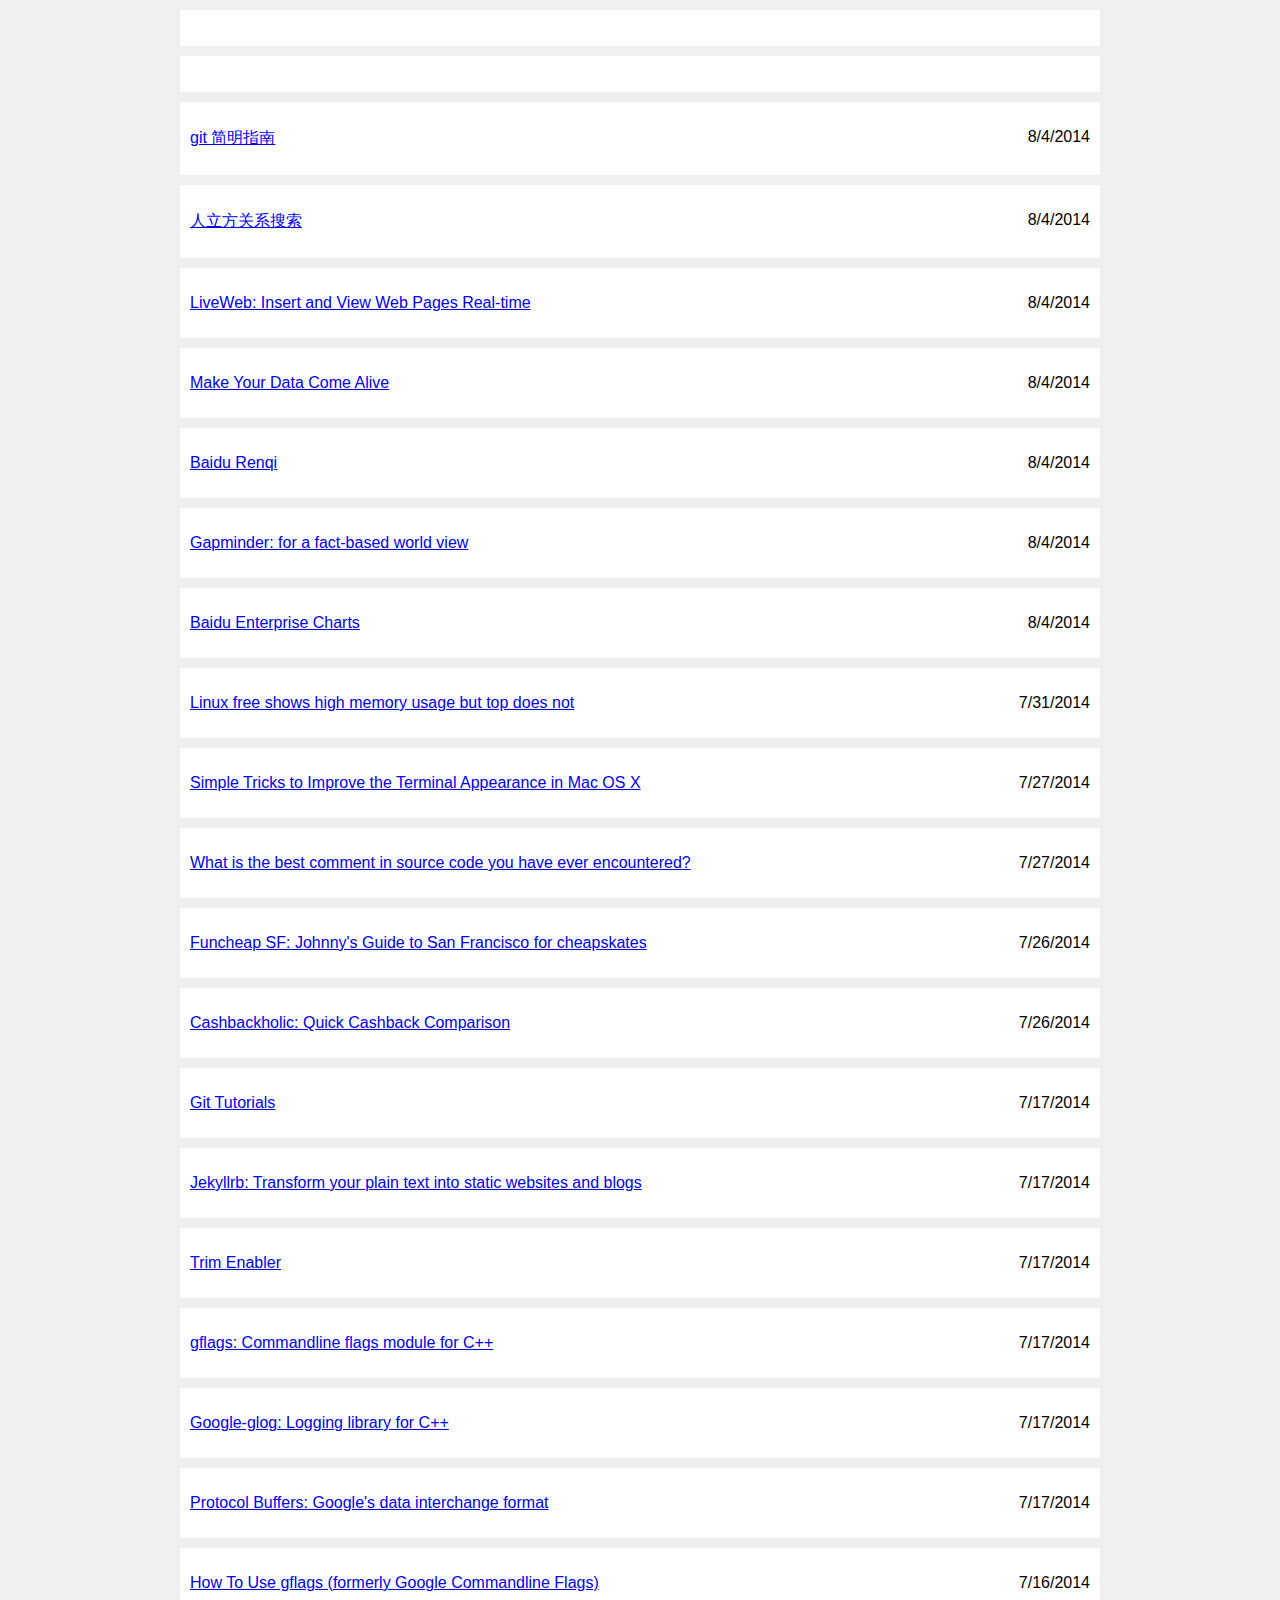
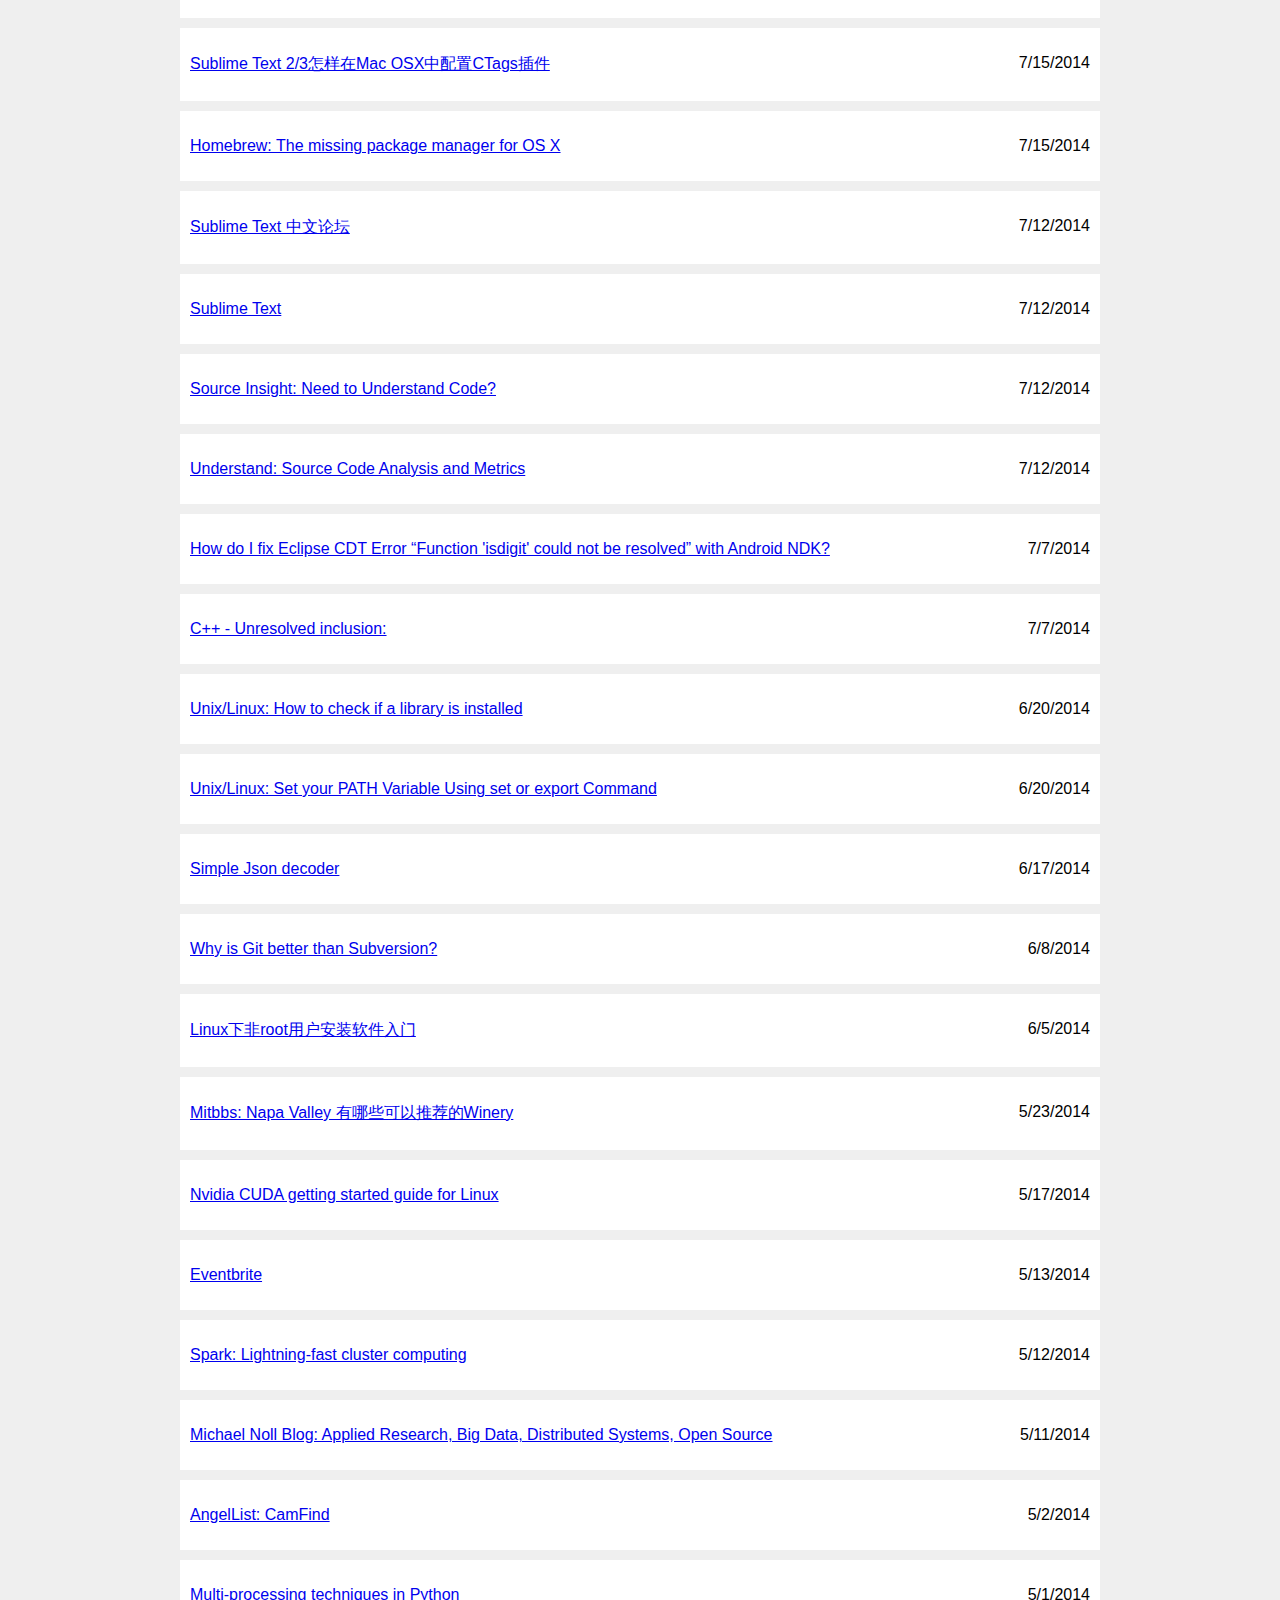
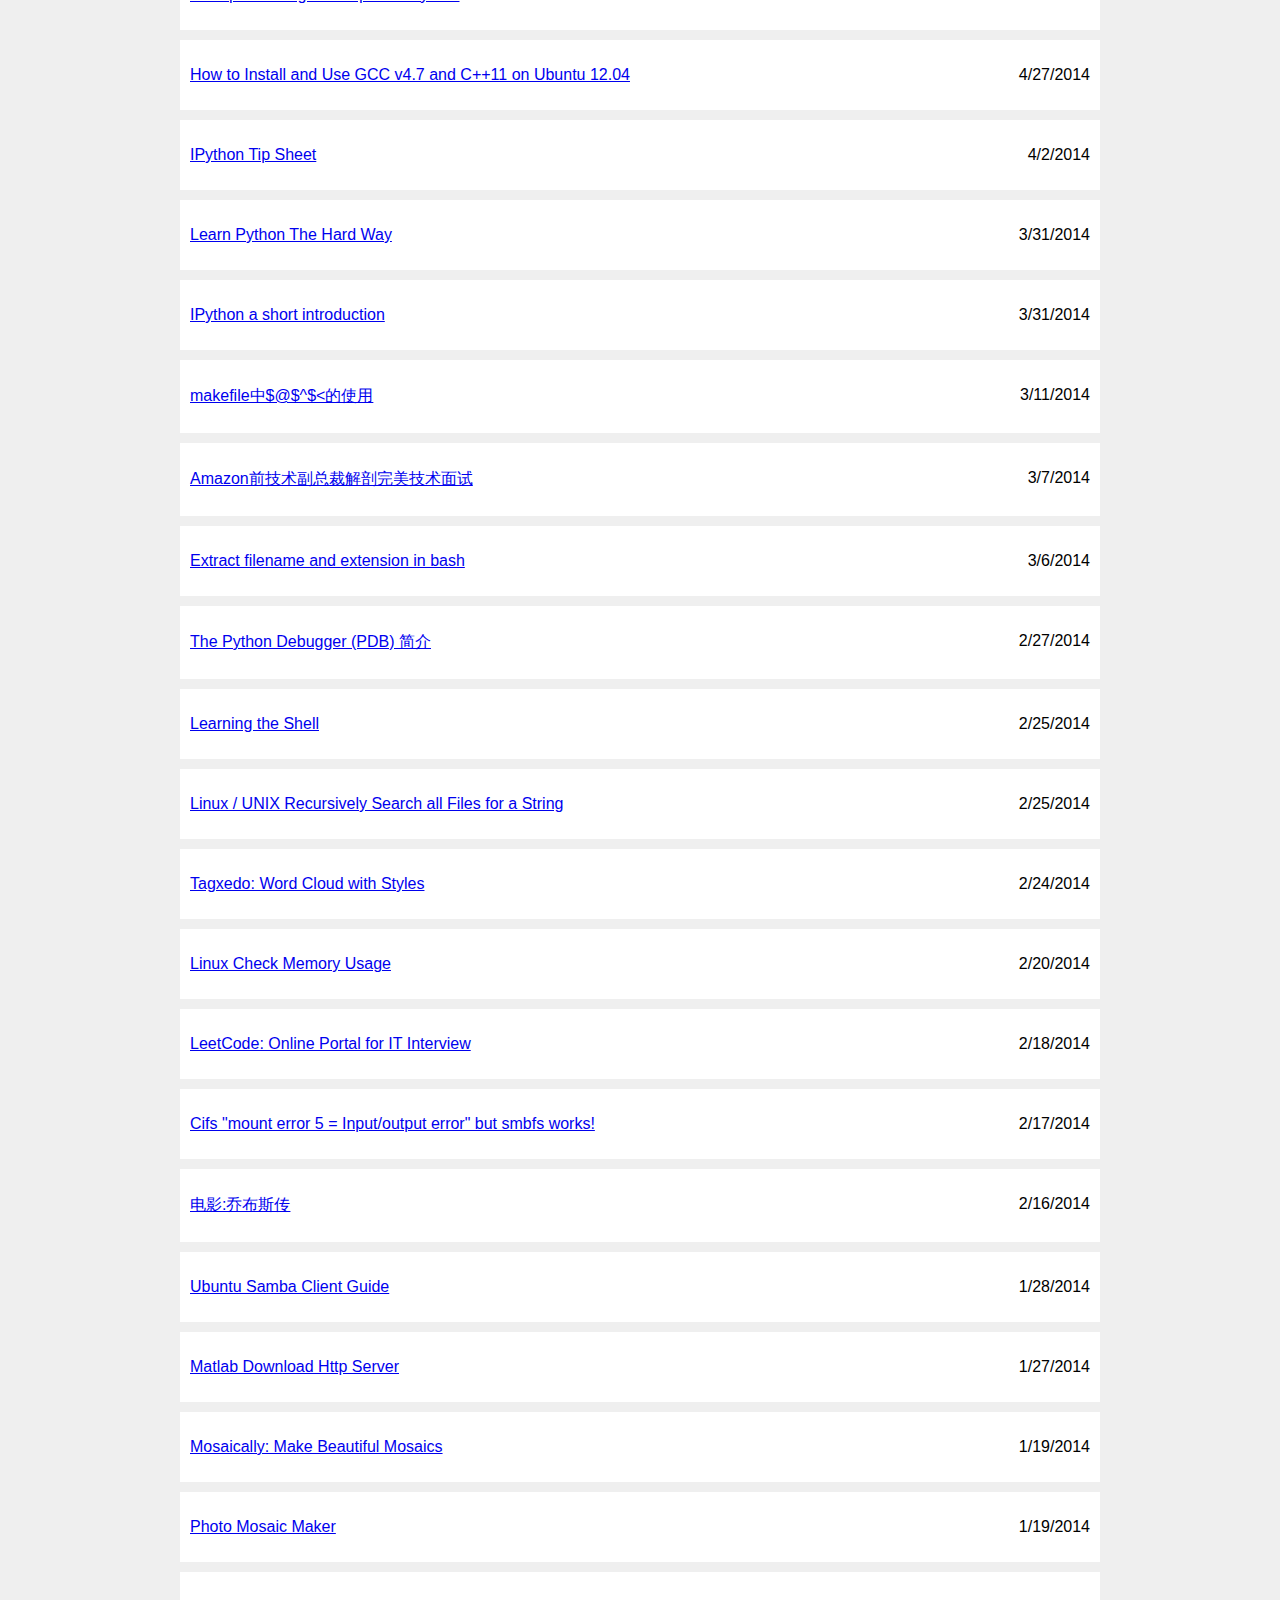
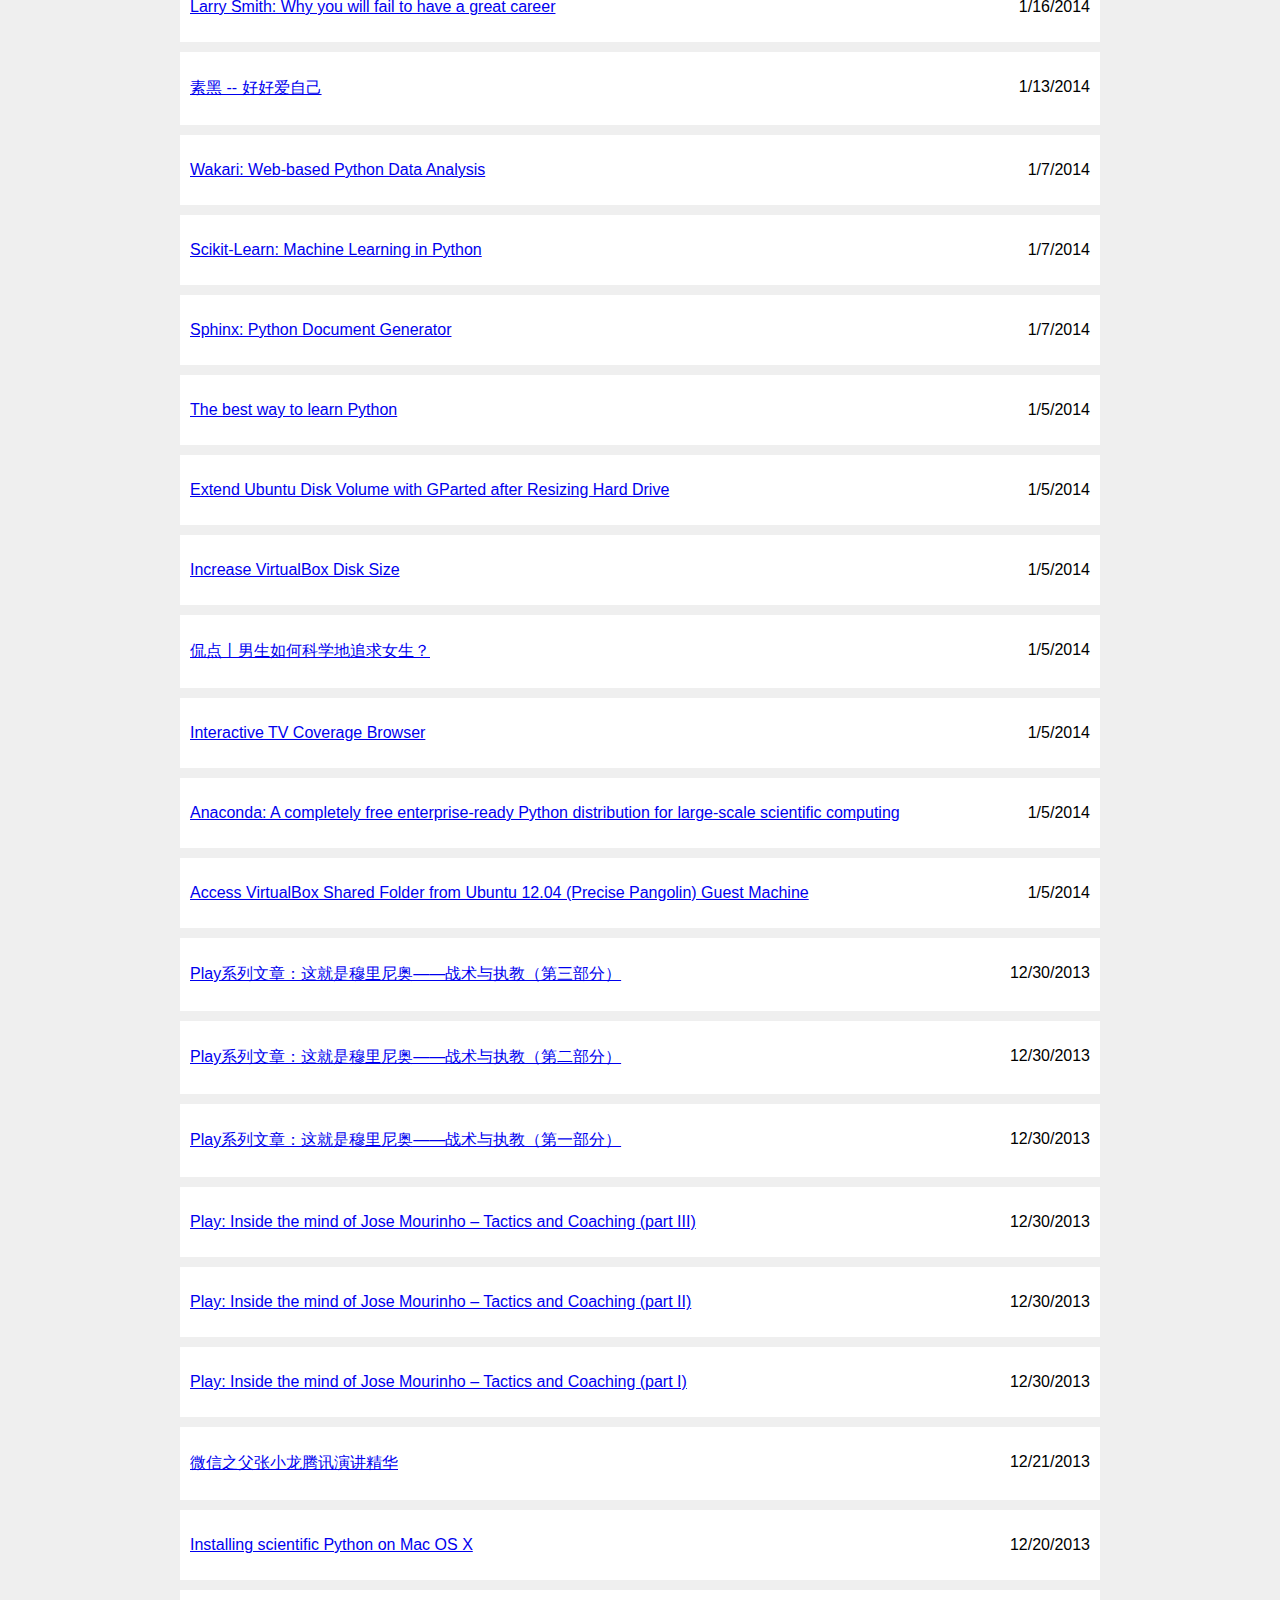
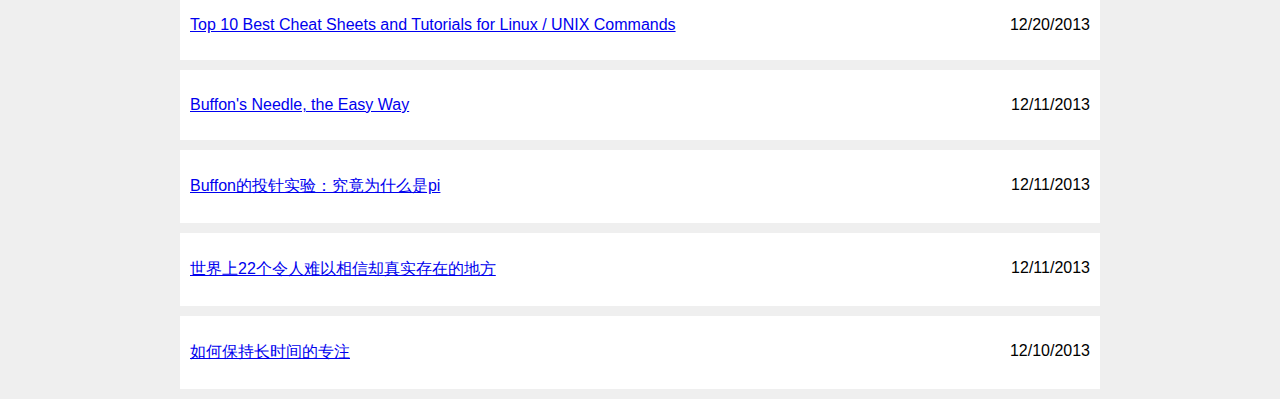
<file: extra/articles.html>
<!DOCTYPE html>
<html lang="en">
<head>
	<meta charset="utf-8">
	<title>Yi Yang - Check the Coolest Computer Vision Research News</title>
	<style>
	body { padding:0; font-family:Arial; font-size:16px;  background-color:#EFEFEF; }
	blockquote { margin:10px auto; padding:10px; background-color:#fff; width:900px; }
	</style>
</head>
<body>
	<blockquote><p style="text-align:left"><a href=""></a><span style="float:right"></span></p></blockquote>
	<blockquote><p style="text-align:left"><a href=""></a><span style="float:right"></span></p></blockquote>
	<blockquote><p style="text-align:left"><a href="http://rogerdudler.github.io/git-guide/index.zh.html">git 简明指南</a><span style="float:right">8/4/2014</span></p></blockquote>
	<blockquote><p style="text-align:left"><a href="http://renlifang.msra.cn/baike.aspx">人立方关系搜索</a><span style="float:right">8/4/2014</span></p></blockquote>
	<blockquote><p style="text-align:left"><a href="http://skp.mvps.org/liveweb.htm#.U-AMfoBdVuA">LiveWeb: Insert and View Web Pages Real-time</a><span style="float:right">8/4/2014</span></p></blockquote>
	<blockquote><p style="text-align:left"><a href="http://www.highcharts.com/">Make Your Data Come Alive</a><span style="float:right">8/4/2014</span></p></blockquote>
	<blockquote><p style="text-align:left"><a href="http://renqi.baidu.com/">Baidu Renqi</a><span style="float:right">8/4/2014</span></p></blockquote>
	<blockquote><p style="text-align:left"><a href="http://www.gapminder.org/">Gapminder: for a fact-based world view</a><span style="float:right">8/4/2014</span></p></blockquote>
	<blockquote><p style="text-align:left"><a href="http://echarts.baidu.com/">Baidu Enterprise Charts</a><span style="float:right">8/4/2014</span></p></blockquote>
	<blockquote><p style="text-align:left"><a href="http://stackoverflow.com/questions/17618737/linux-free-shows-high-memory-usage-but-top-does-not">Linux free shows high memory usage but top does not</a><span style="float:right">7/31/2014</span></p></blockquote>
	<blockquote><p style="text-align:left"><a href="http://osxdaily.com/2013/02/05/improve-terminal-appearance-mac-os-x/">Simple Tricks to Improve the Terminal Appearance in Mac OS X</a><span style="float:right">7/27/2014</span></p></blockquote>
	<blockquote><p style="text-align:left"><a href="http://stackoverflow.com/questions/184618/what-is-the-best-comment-in-source-code-you-have-ever-encountered">What is the best comment in source code you have ever encountered?</a><span style="float:right">7/27/2014</span></p></blockquote>
	<blockquote><p style="text-align:left"><a href="http://sf.funcheap.com/">Funcheap SF: Johnny's Guide to San Francisco for cheapskates</a><span style="float:right">7/26/2014</span></p></blockquote>
	<blockquote><p style="text-align:left"><a href="http://www.cashbackholic.com/">Cashbackholic: Quick Cashback Comparison</a><span style="float:right">7/26/2014</span></p></blockquote>
	<blockquote><p style="text-align:left"><a href="https://www.atlassian.com/git/tutorial">Git Tutorials</a><span style="float:right">7/17/2014</span></p></blockquote>
	<blockquote><p style="text-align:left"><a href="http://jekyllrb.com/">Jekyllrb: Transform your plain text into static websites and blogs</a><span style="float:right">7/17/2014</span></p></blockquote>
	<blockquote><p style="text-align:left"><a href="http://www.cindori.org/software/trimenabler/">Trim Enabler</a><span style="float:right">7/17/2014</span></p></blockquote>
	<blockquote><p style="text-align:left"><a href="https://code.google.com/p/gflags/">gflags: Commandline flags module for C++</a><span style="float:right">7/17/2014</span></p></blockquote>
	<blockquote><p style="text-align:left"><a href="https://code.google.com/p/google-glog/">Google-glog: Logging library for C++</a><span style="float:right">7/17/2014</span></p></blockquote>
	<blockquote><p style="text-align:left"><a href="https://code.google.com/p/protobuf/">Protocol Buffers: Google's data interchange format</a><span style="float:right">7/17/2014</span></p></blockquote>
	<blockquote><p style="text-align:left"><a href="https://gflags.googlecode.com/git-history/master/doc/gflags.html">How To Use gflags (formerly Google Commandline Flags)</a><span style="float:right">7/16/2014</span></p></blockquote>
	<blockquote><p style="text-align:left"><a href="http://jingyan.baidu.com/article/48206aeafba820216ad6b3f5.html">Sublime Text 2/3怎样在Mac OSX中配置CTags插件</a><span style="float:right">7/15/2014</span></p></blockquote>
	<blockquote><p style="text-align:left"><a href="http://brew.sh/">Homebrew: The missing package manager for OS X</a><span style="float:right">7/15/2014</span></p></blockquote>
	<blockquote><p style="text-align:left"><a href="http://sublimetext.iaixue.com/">Sublime Text 中文论坛</a><span style="float:right">7/12/2014</span></p></blockquote>
	<blockquote><p style="text-align:left"><a href="http://www.sublimetext.com/">Sublime Text</a><span style="float:right">7/12/2014</span></p></blockquote>
	<blockquote><p style="text-align:left"><a href="http://www.sourceinsight.com/">Source Insight: Need to Understand Code?</a><span style="float:right">7/12/2014</span></p></blockquote>
	<blockquote><p style="text-align:left"><a href="http://www.scitools.com/">Understand: Source Code Analysis and Metrics</a><span style="float:right">7/12/2014</span></p></blockquote>
	<blockquote><p style="text-align:left"><a href="http://stackoverflow.com/questions/10755547/how-do-i-fix-eclipse-cdt-error-function-isdigit-could-not-be-resolved-with-a">How do I fix Eclipse CDT Error “Function 'isdigit' could not be resolved” with Android NDK?</a><span style="float:right">7/7/2014</span></p></blockquote>
	<blockquote><p style="text-align:left"><a href="http://stackoverflow.com/questions/10373788/c-unresolved-inclusion-iostream">C++ - Unresolved inclusion: <iostream></a><span style="float:right">7/7/2014</span></p></blockquote>
	<blockquote><p style="text-align:left"><a href="http://serverfault.com/questions/54736/how-to-check-if-a-library-is-installed">Unix/Linux: How to check if a library is installed</a><span style="float:right">6/20/2014</span></p></blockquote>
	<blockquote><p style="text-align:left"><a href="http://www.cyberciti.biz/faq/unix-linux-adding-path/">Unix/Linux: Set your PATH Variable Using set or export Command</a><span style="float:right">6/20/2014</span></p></blockquote>
	<blockquote><p style="text-align:left"><a href="http://simplejson.readthedocs.org/en/latest/#">Simple Json decoder</a><span style="float:right">6/17/2014</span></p></blockquote>
	<blockquote><p style="text-align:left"><a href="http://stackoverflow.com/questions/871/why-is-git-better-than-subversion">Why is Git better than Subversion?</a><span style="float:right">6/8/2014</span></p></blockquote>
	<blockquote><p style="text-align:left"><a href="http://www.tlanyan.me/work-with-linux-without-root-permission/">Linux下非root用户安装软件入门</a><span style="float:right">6/5/2014</span></p></blockquote>
	<blockquote><p style="text-align:left"><a href="http://www.mitbbs.com/pc/pccon_1482_19942.html">Mitbbs: Napa Valley 有哪些可以推荐的Winery</a><span style="float:right">5/23/2014</span></p></blockquote>
	<blockquote><p style="text-align:left"><a href="http://docs.nvidia.com/cuda/cuda-getting-started-guide-for-linux/index.html#ubuntu-installation">Nvidia CUDA getting started guide for Linux</a><span style="float:right">5/17/2014</span></p></blockquote>
	<blockquote><p style="text-align:left"><a href="http://www.eventbrite.com/">Eventbrite</a><span style="float:right">5/13/2014</span></p></blockquote>
	<blockquote><p style="text-align:left"><a href="http://spark.apache.org/">Spark: Lightning-fast cluster computing</a><span style="float:right">5/12/2014</span></p></blockquote>
	<blockquote><p style="text-align:left"><a href="http://www.michael-noll.com/tutorials/">Michael Noll Blog: Applied Research, Big Data, Distributed Systems, Open Source</a><span style="float:right">5/11/2014</span></p></blockquote>
	<blockquote><p style="text-align:left"><a href="https://angel.co/camfind">AngelList: CamFind</a><span style="float:right">5/2/2014</span></p></blockquote>
	<blockquote><p style="text-align:left"><a href="http://doughellmann.com/2007/10/01/multiprocessing.html">Multi-processing techniques in Python</a><span style="float:right">5/1/2014</span></p></blockquote>
	<blockquote><p style="text-align:left"><a href="http://charette.no-ip.com:81/programming/2011-12-24_GCCv47/">How to Install and Use GCC v4.7 and C++11 on Ubuntu 12.04</a><span style="float:right">4/27/2014</span></p></blockquote>
	<blockquote><p style="text-align:left"><a href="http://pages.physics.cornell.edu/~myers/teaching/ComputationalMethods/python/ipython.html">IPython Tip Sheet</a><span style="float:right">4/2/2014</span></p></blockquote>
	<blockquote><p style="text-align:left"><a href="http://learnpythonthehardway.org/">Learn Python The Hard Way</a><span style="float:right">3/31/2014</span></p></blockquote>
	<blockquote><p style="text-align:left"><a href="http://www.pythonforbeginners.com/basics/ipython-a-short-introduction">IPython a short introduction</a><span style="float:right">3/31/2014</span></p></blockquote>
	<blockquote><p style="text-align:left"><a href="http://blog.csdn.net/kesaihao862/article/details/7332528">makefile中$@$^$<的使用</a><span style="float:right">3/11/2014</span></p></blockquote>
	<blockquote><p style="text-align:left"><a href="http://www.36kr.com/p/210076.html?ref=weixin140303#rd">Amazon前技术副总裁解剖完美技术面试</a><span style="float:right">3/7/2014</span></p></blockquote>
	<blockquote><p style="text-align:left"><a href="http://stackoverflow.com/questions/965053/extract-filename-and-extension-in-bash">Extract filename and extension in bash</a><span style="float:right">3/6/2014</span></p></blockquote>
	<blockquote><p style="text-align:left"><a href="http://www.cnblogs.com/wei-li/archive/2012/05/02/2479082.html">The Python Debugger (PDB) 简介</a><span style="float:right">2/27/2014</span></p></blockquote>
	<blockquote><p style="text-align:left"><a href="http://linuxcommand.org/lc3_learning_the_shell.php">Learning the Shell</a><span style="float:right">2/25/2014</span></p></blockquote>
	<blockquote><p style="text-align:left"><a href="http://www.cyberciti.biz/faq/howto-recursively-search-all-files-for-words/">Linux / UNIX Recursively Search all Files for a String</a><span style="float:right">2/25/2014</span></p></blockquote>
	<blockquote><p style="text-align:left"><a href="http://www.tagxedo.com/">Tagxedo: Word Cloud with Styles</a><span style="float:right">2/24/2014</span></p></blockquote>
	<blockquote><p style="text-align:left"><a href="http://www.cyberciti.biz/faq/linux-check-memory-usage/">Linux Check Memory Usage</a><span style="float:right">2/20/2014</span></p></blockquote>
	<blockquote><p style="text-align:left"><a href="http://leetcode.com/">LeetCode: Online Portal for IT Interview</a><span style="float:right">2/18/2014</span></p></blockquote>
	<blockquote><p style="text-align:left"><a href="http://www.linuxquestions.org/questions/linux-networking-3/cifs-mount-error-5-%3D-input-output-error-but-smbfs-works-456897/">Cifs "mount error 5 = Input/output error" but smbfs works!</a><span style="float:right">2/17/2014</span></p></blockquote>
	<blockquote><p style="text-align:left"><a href="http://v.youku.com/v_show/id_XNjIyMjY4MjM2.html">电影:乔布斯传</a><span style="float:right">2/16/2014</span></p></blockquote>
	<blockquote><p style="text-align:left"><a href="https://help.ubuntu.com/community/Samba/SambaClientGuide">Ubuntu Samba Client Guide</a><span style="float:right">1/28/2014</span></p></blockquote>
	<blockquote><p style="text-align:left"><a href="http://matlab.tuc.gr/">Matlab Download Http Server</a><span style="float:right">1/27/2014</span></p></blockquote>
	<blockquote><p style="text-align:left"><a href="http://mosaically.com/">Mosaically: Make Beautiful Mosaics</a><span style="float:right">1/19/2014</span></p></blockquote>
	<blockquote><p style="text-align:left"><a href="http://www.photomosaicmaker.com/order-photo-mosaic/get-a-personal-mosaic-before-you-pay">Photo Mosaic Maker</a><span style="float:right">1/19/2014</span></p></blockquote>
	<blockquote><p style="text-align:left"><a href="http://www.ted.com/talks/larry_smith_why_you_will_fail_to_have_a_great_career.html">Larry Smith: Why you will fail to have a great career</a><span style="float:right">1/16/2014</span></p></blockquote>	
	<blockquote><p style="text-align:left"><a href="http://www.360doc.com/content/12/0612/09/863258_217609240.shtml">素黑 -- 好好爱自己</a><span style="float:right">1/13/2014</span></p></blockquote>	
	<blockquote><p style="text-align:left"><a href="https://www.wakari.io/">Wakari: Web-based Python Data Analysis</a><span style="float:right">1/7/2014</span></p></blockquote>
	<blockquote><p style="text-align:left"><a href="http://scikit-learn.org/stable/">Scikit-Learn: Machine Learning in Python</a><span style="float:right">1/7/2014</span></p></blockquote>
	<blockquote><p style="text-align:left"><a href="http://sphinx-doc.org/index.html">Sphinx: Python Document Generator</a><span style="float:right">1/7/2014</span></p></blockquote>
	<blockquote><p style="text-align:left"><a href="http://www.youtube.com/playlist?list=PLwNU7Gk6Z5ZkXXsvtJTtBhQNl905Jua-O">The best way to learn Python</a><span style="float:right">1/5/2014</span></p></blockquote>
		<blockquote><p style="text-align:left"><a href="http://www.youtube.com/watch?v=cDgUwWkvuIY">Extend Ubuntu Disk Volume with GParted after Resizing Hard Drive</a><span style="float:right">1/5/2014</span></p></blockquote>
		<blockquote><p style="text-align:left"><a href="http://jonmifsud.com/blog/increase-virtualbox-disk-size/">Increase VirtualBox Disk Size</a><span style="float:right">1/5/2014</span></p></blockquote>
	<blockquote><p style="text-align:left"><a href="http://mp.weixin.qq.com/mp/appmsg/show?__biz=MjM5MTE5ODMwMA==&appmsgid=100094875&itemidx=2&sign=015302bd0d5f52826bd02613b9270eee#wechat_redirect">侃点丨男生如何科学地追求女生？</a><span style="float:right">1/5/2014</span></p></blockquote>
	<blockquote><p style="text-align:left"><a href="http://www.tvfool.com/?option=com_wrapper&Itemid=90">Interactive TV Coverage Browser</a><span style="float:right">1/5/2014</span></p></blockquote>
	<blockquote><p style="text-align:left"><a href="https://store.continuum.io/cshop/anaconda/">Anaconda: A completely free enterprise-ready Python distribution for large-scale scientific computing</a><span style="float:right">1/5/2014</span></p></blockquote>
	<blockquote><p style="text-align:left"><a href="http://www.liberiangeek.net/2012/05/access-virtualbox-shared-folder-from-ubuntu-12-04-precise-pangolin-guest-machine/">Access VirtualBox Shared Folder from Ubuntu 12.04 (Precise Pangolin) Guest Machine</a><span style="float:right">1/5/2014</span></p></blockquote>
	<blockquote><p style="text-align:left"><a href="http://bbs.hupu.com/4328822.html">Play系列文章：这就是穆里尼奥——战术与执教（第三部分）</a><span style="float:right">12/30/2013</span></p></blockquote>
	<blockquote><p style="text-align:left"><a href="http://bbs.hupu.com/4328822.html">Play系列文章：这就是穆里尼奥——战术与执教（第二部分）</a><span style="float:right">12/30/2013</span></p></blockquote>
	<blockquote><p style="text-align:left"><a href="http://bbs.hupu.com/4328822.html">Play系列文章：这就是穆里尼奥——战术与执教（第一部分）</a><span style="float:right">12/30/2013</span></p></blockquote>
	<blockquote><p style="text-align:left"><a href="http://www.just-football.com/2012/10/inside-the-mind-of-jose-mourinho-tactics-and-coaching-part-iii/">Play: Inside the mind of Jose Mourinho – Tactics and Coaching (part III)</a><span style="float:right">12/30/2013</span></p></blockquote>
	<blockquote><p style="text-align:left"><a href="http://www.just-football.com/2012/09/play-inside-the-mind-of-jose-mourinho-tactics-and-coaching-part-ii-the-real-madrid-training-sessions/">Play: Inside the mind of Jose Mourinho – Tactics and Coaching (part II)</a><span style="float:right">12/30/2013</span></p></blockquote>
	<blockquote><p style="text-align:left"><a href="http://www.just-football.com/2012/08/play-inside-the-mind-of-jose-mourinho-coaching-tactics-part-i/">Play: Inside the mind of Jose Mourinho – Tactics and Coaching (part I)</a><span style="float:right">12/30/2013</span></p></blockquote>
	<blockquote><p style="text-align:left"><a href="http://mp.weixin.qq.com/mp/appmsg/show?__biz=MjM5MzYwNTI2MQ%3D%3D&appmsgid=10030132&itemidx=1&sign=ca14f5375e7a3ee000a42de563dba54b&scene=1&from=groupmessage&isappinstalled=0&uin=MTI5NTA3NjAwMg%3D%3D">微信之父张小龙腾讯演讲精华</a><span style="float:right">12/21/2013</span></p></blockquote>
	<blockquote><p style="text-align:left"><a href="http://www.lowindata.com/2013/installing-scientific-python-on-mac-os-x/">Installing scientific Python on Mac OS X</a><span style="float:right">12/20/2013</span></p></blockquote>
	<blockquote><p style="text-align:left"><a href="http://www.cyberciti.biz/tips/linux-unix-commands-cheat-sheets.html">Top 10 Best Cheat Sheets and Tutorials for Linux / UNIX Commands</a><span style="float:right">12/20/2013</span></p></blockquote>
	<blockquote><p style="text-align:left"><a href="http://blog.sigfpe.com/2009/10/buffons-needle-easy-way.html">Buffon's Needle, the Easy Way</a><span style="float:right">12/11/2013</span></p></blockquote>
	<blockquote><p style="text-align:left"><a href="http://www.matrix67.com/blog/archives/2494">Buffon的投针实验：究竟为什么是pi</a><span style="float:right">12/11/2013</span></p></blockquote>
	<blockquote><p style="text-align:left"><a href="http://mp.weixin.qq.com/mp/appmsg/show?__biz=MjM5NTI2NDQ0MA%3D%3D&appmsgid=10001207&itemidx=2&sign=56aef68636d689297125d47a84b3155b&scene=2&uin=MzM2NDExOTc1&key=234b3ec6051a4a546610702907b63d4a78ac0ce1447df6947ba9de2a30003101bb934ef8ac6a3e183c7d12e8f8d85516&devicetype=iPhone+OS7.0.4&version=15000311&lang=zh_CN&from=timeline&isappinstalled=0">世界上22个令人难以相信却真实存在的地方</a><span style="float:right">12/11/2013</span></p></blockquote>	
	<blockquote><p style="text-align:left"><a href="http://mp.weixin.qq.com/mp/appmsg/show?__biz=MjM5MTE5ODMwMA%3D%3D&appmsgid=10000192&itemidx=2&sign=2e376bb9f8ef3640d04c88c39095e245&scene=2&from=timeline&isappinstalled=0&uin=MTI5NTA3NjAwMg%3D%3D&key=234b3ec6051a4a546296c97cb32d6d8100a87cd836c05e019a5fc2f92a850e5b05307b0980114ce7e4aa1e8d82d3be3c&devicetype=android-16&version=25000338&lang=en">如何保持长时间的专注</a><span style="float:right">12/10/2013</span></p></blockquote>
</html>
</file>
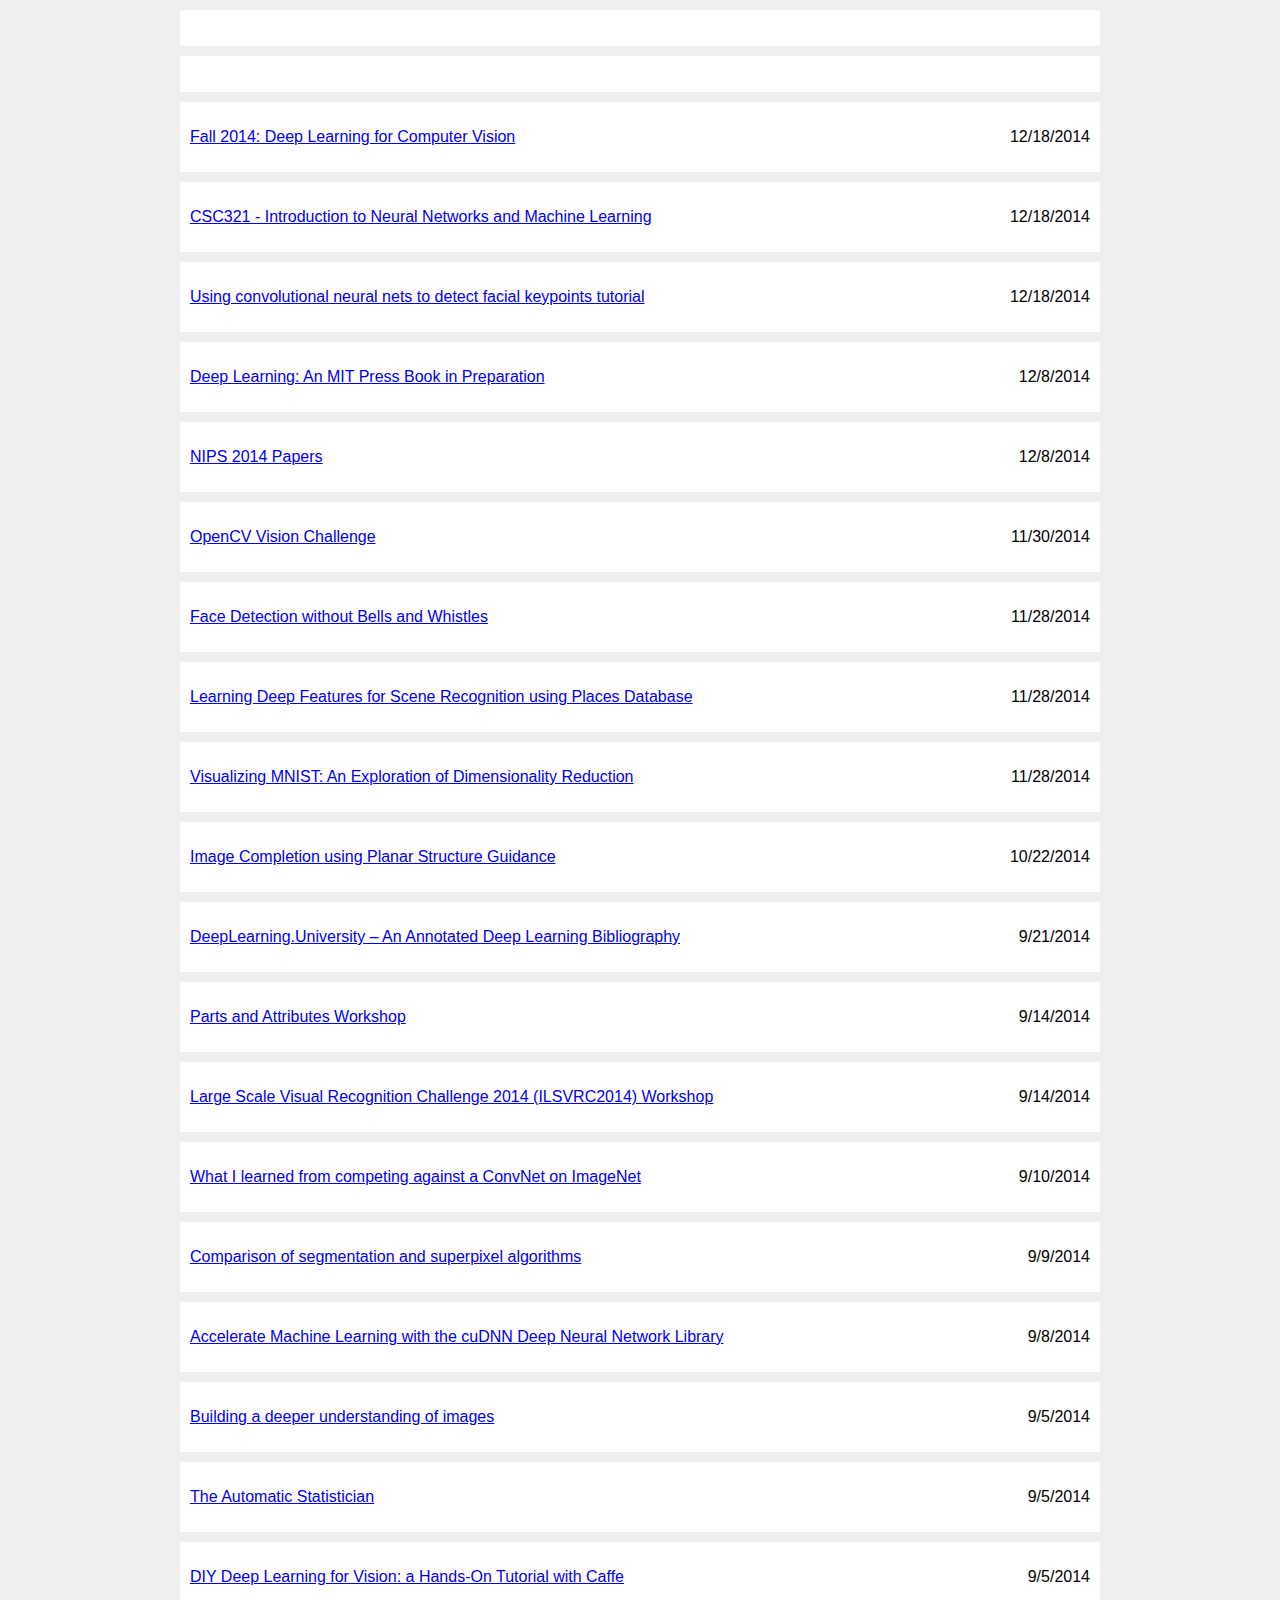
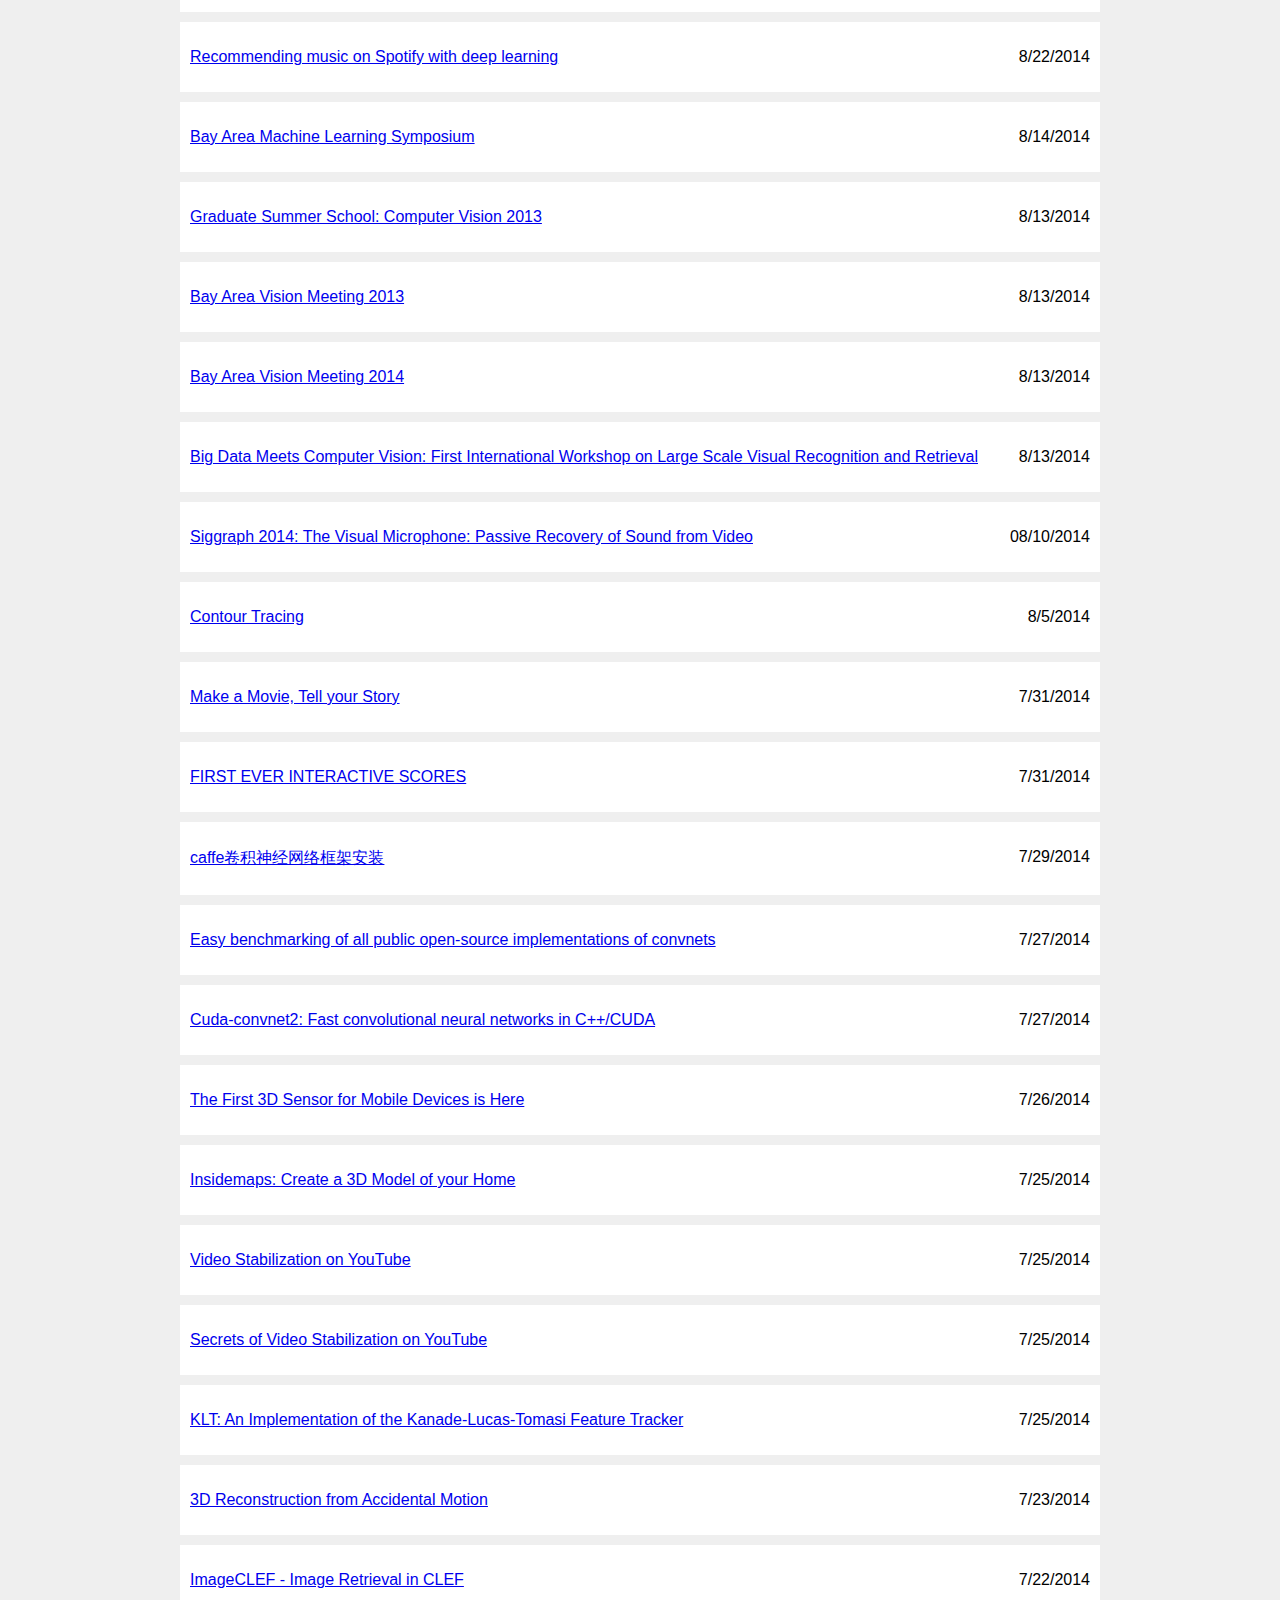
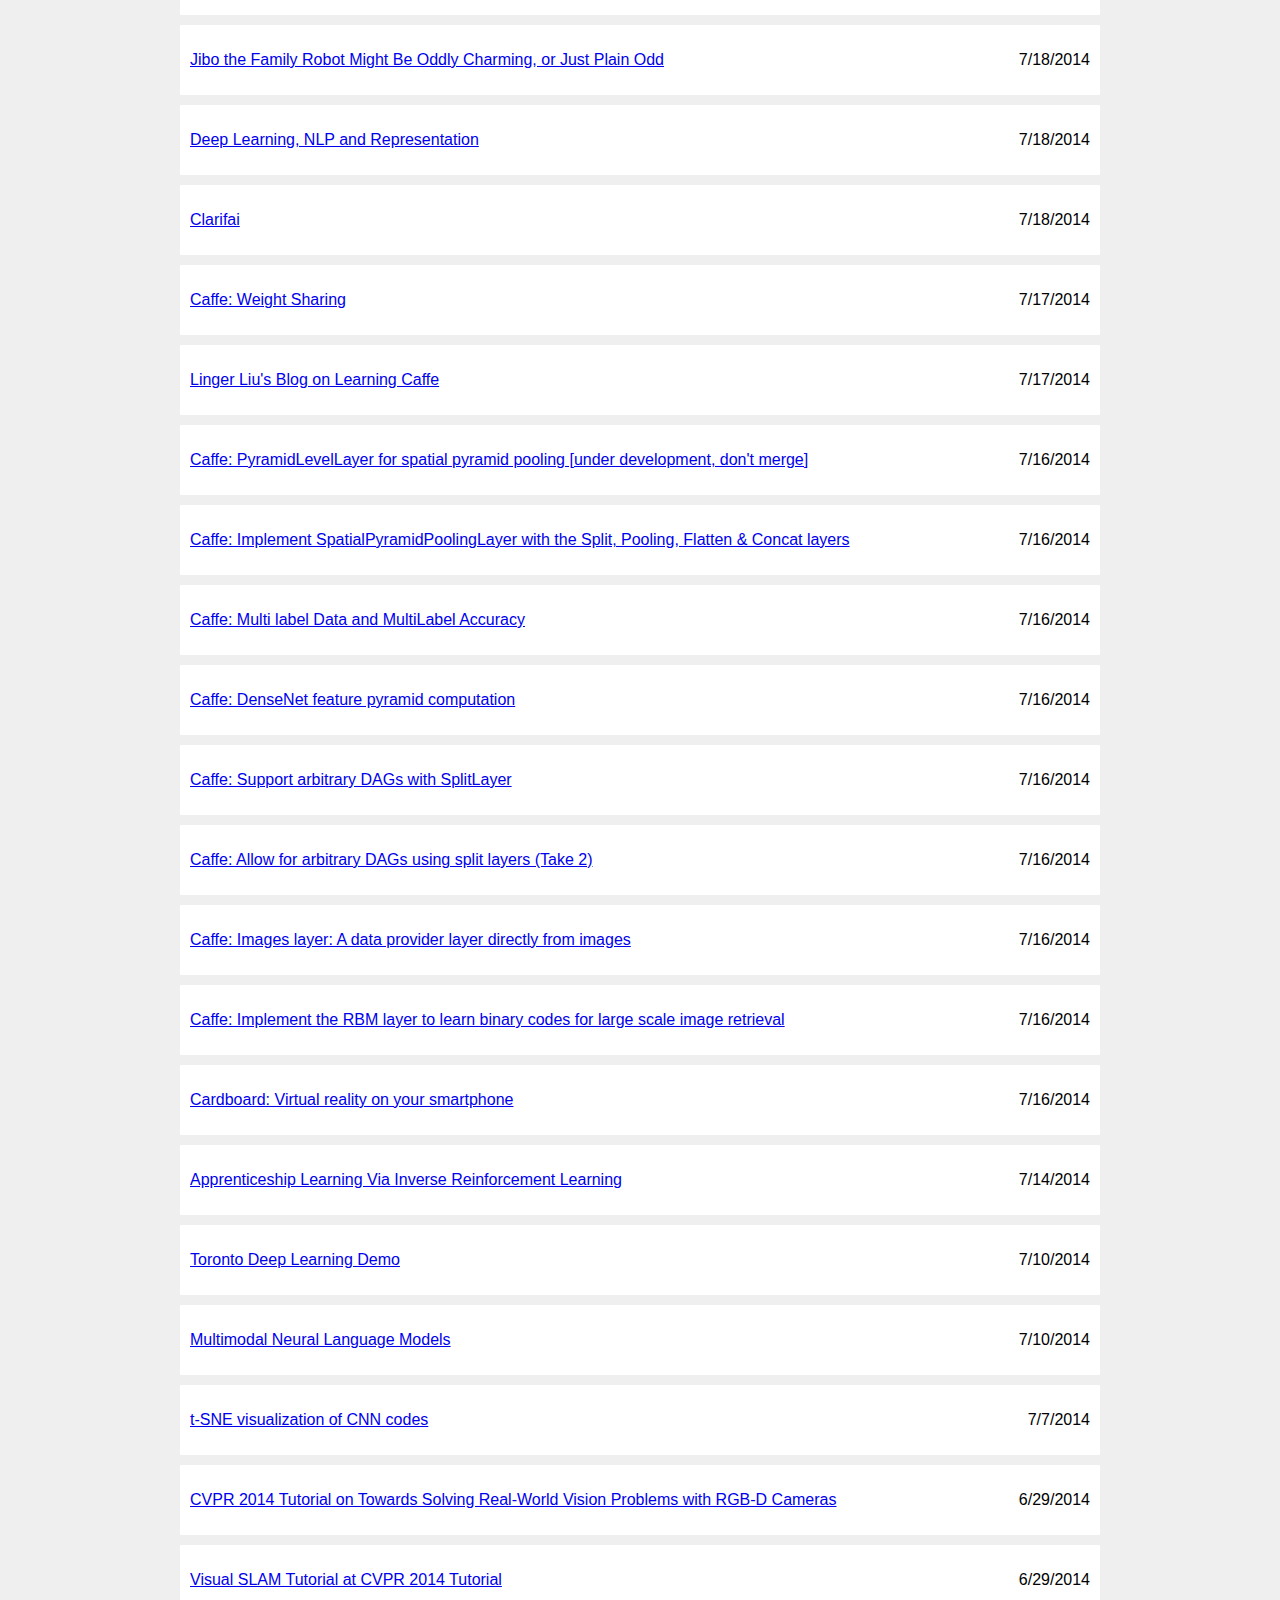
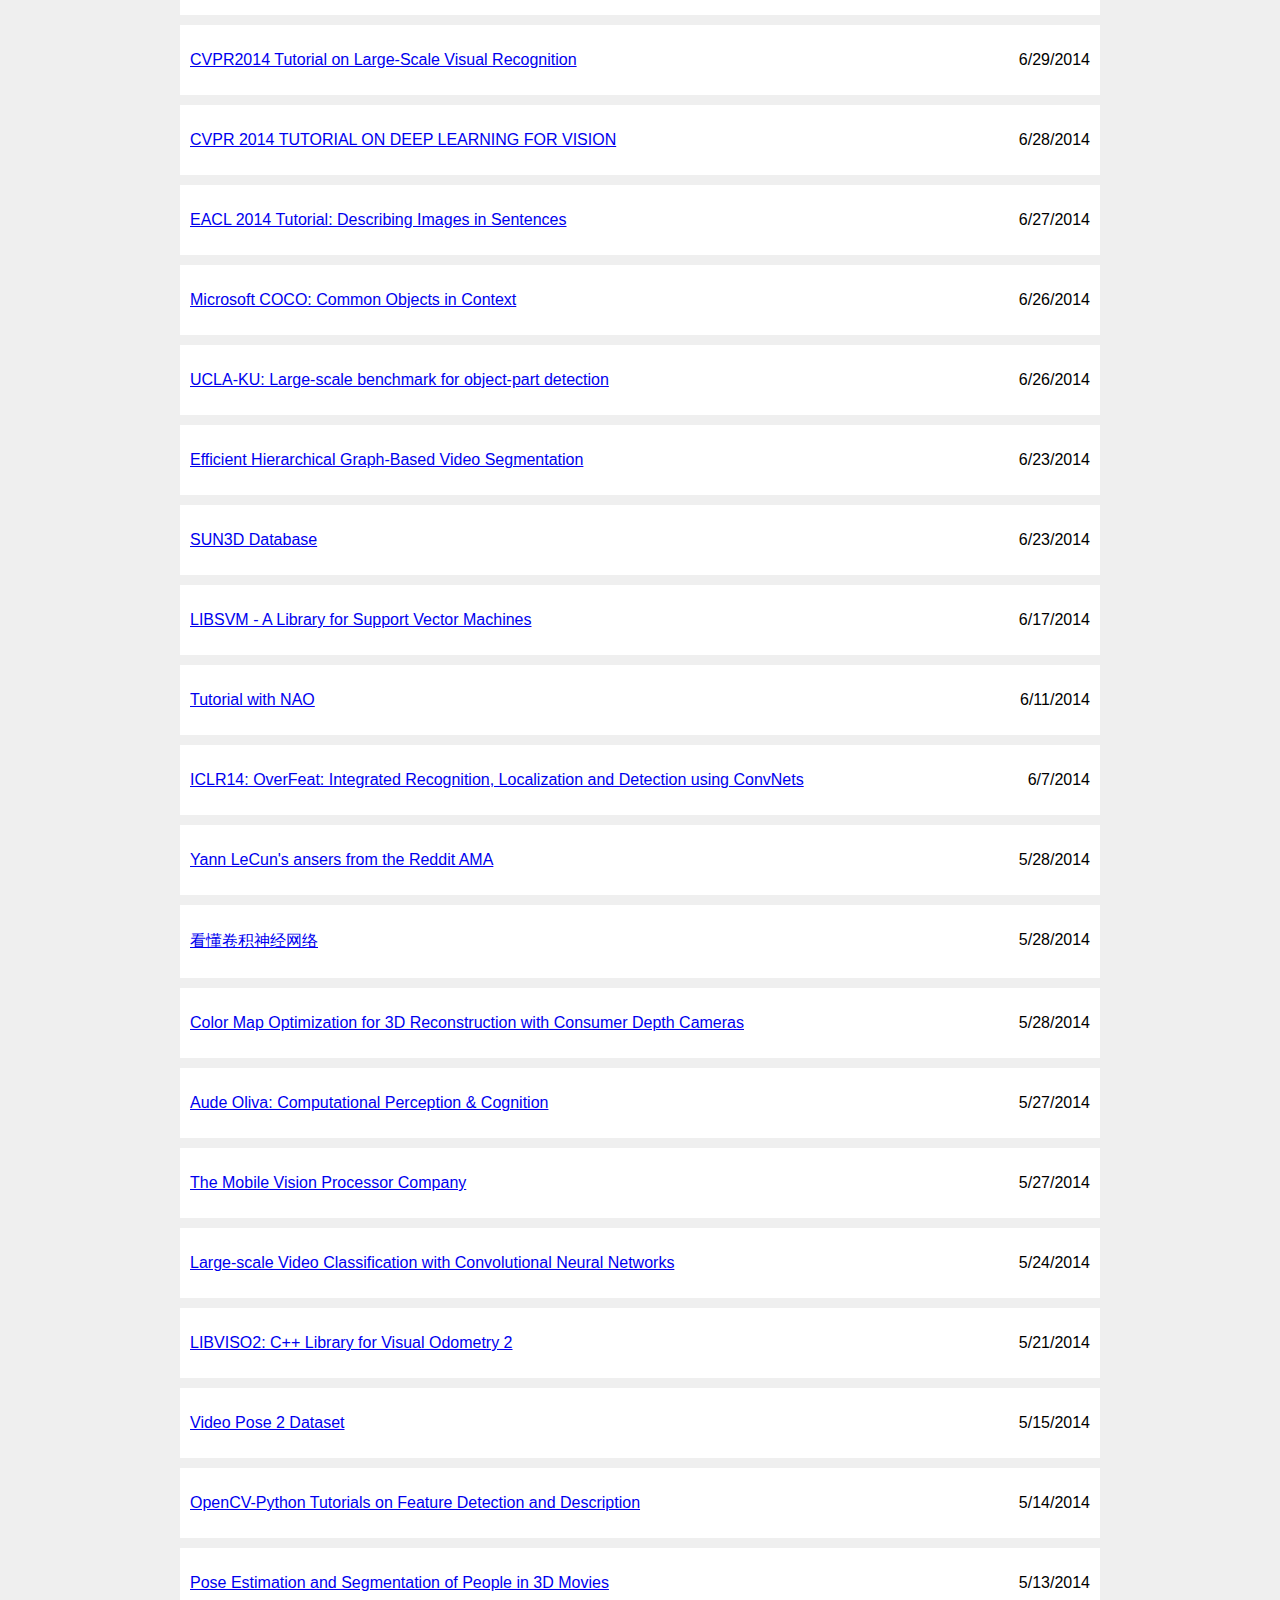
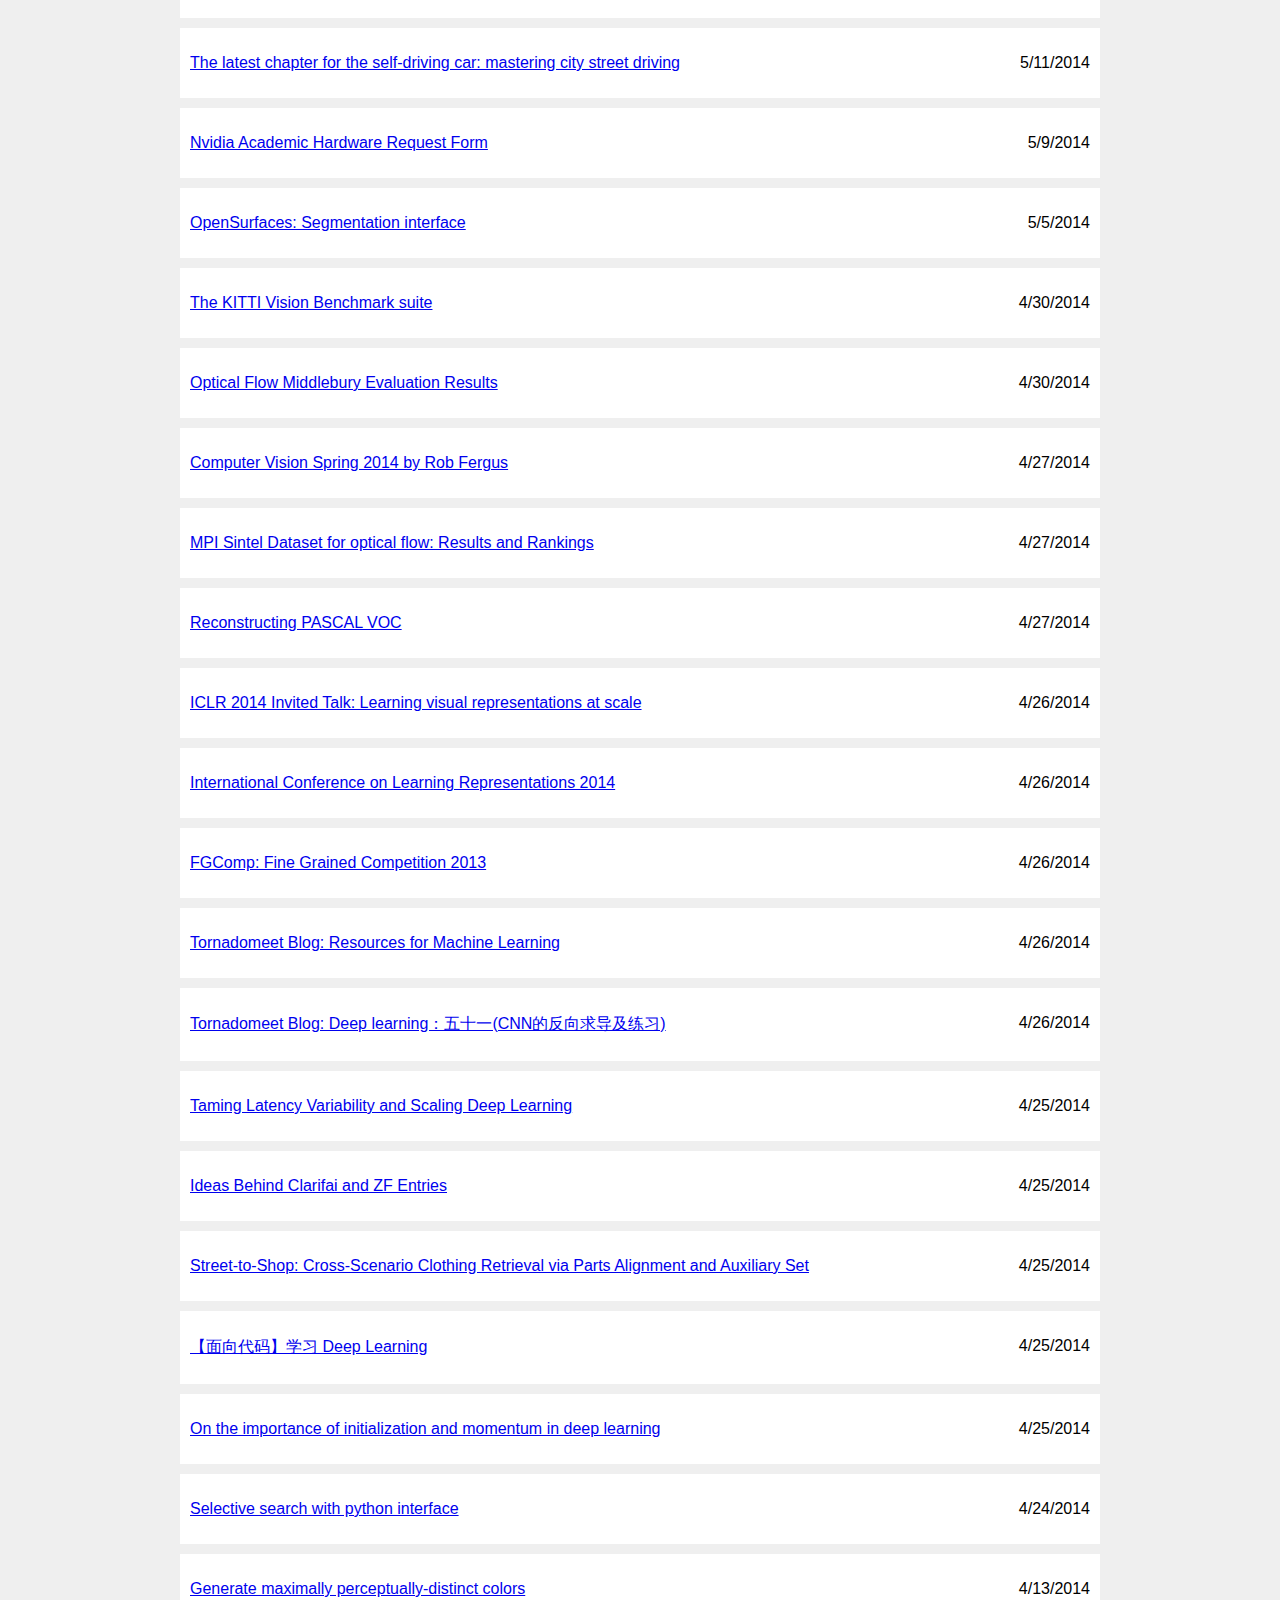
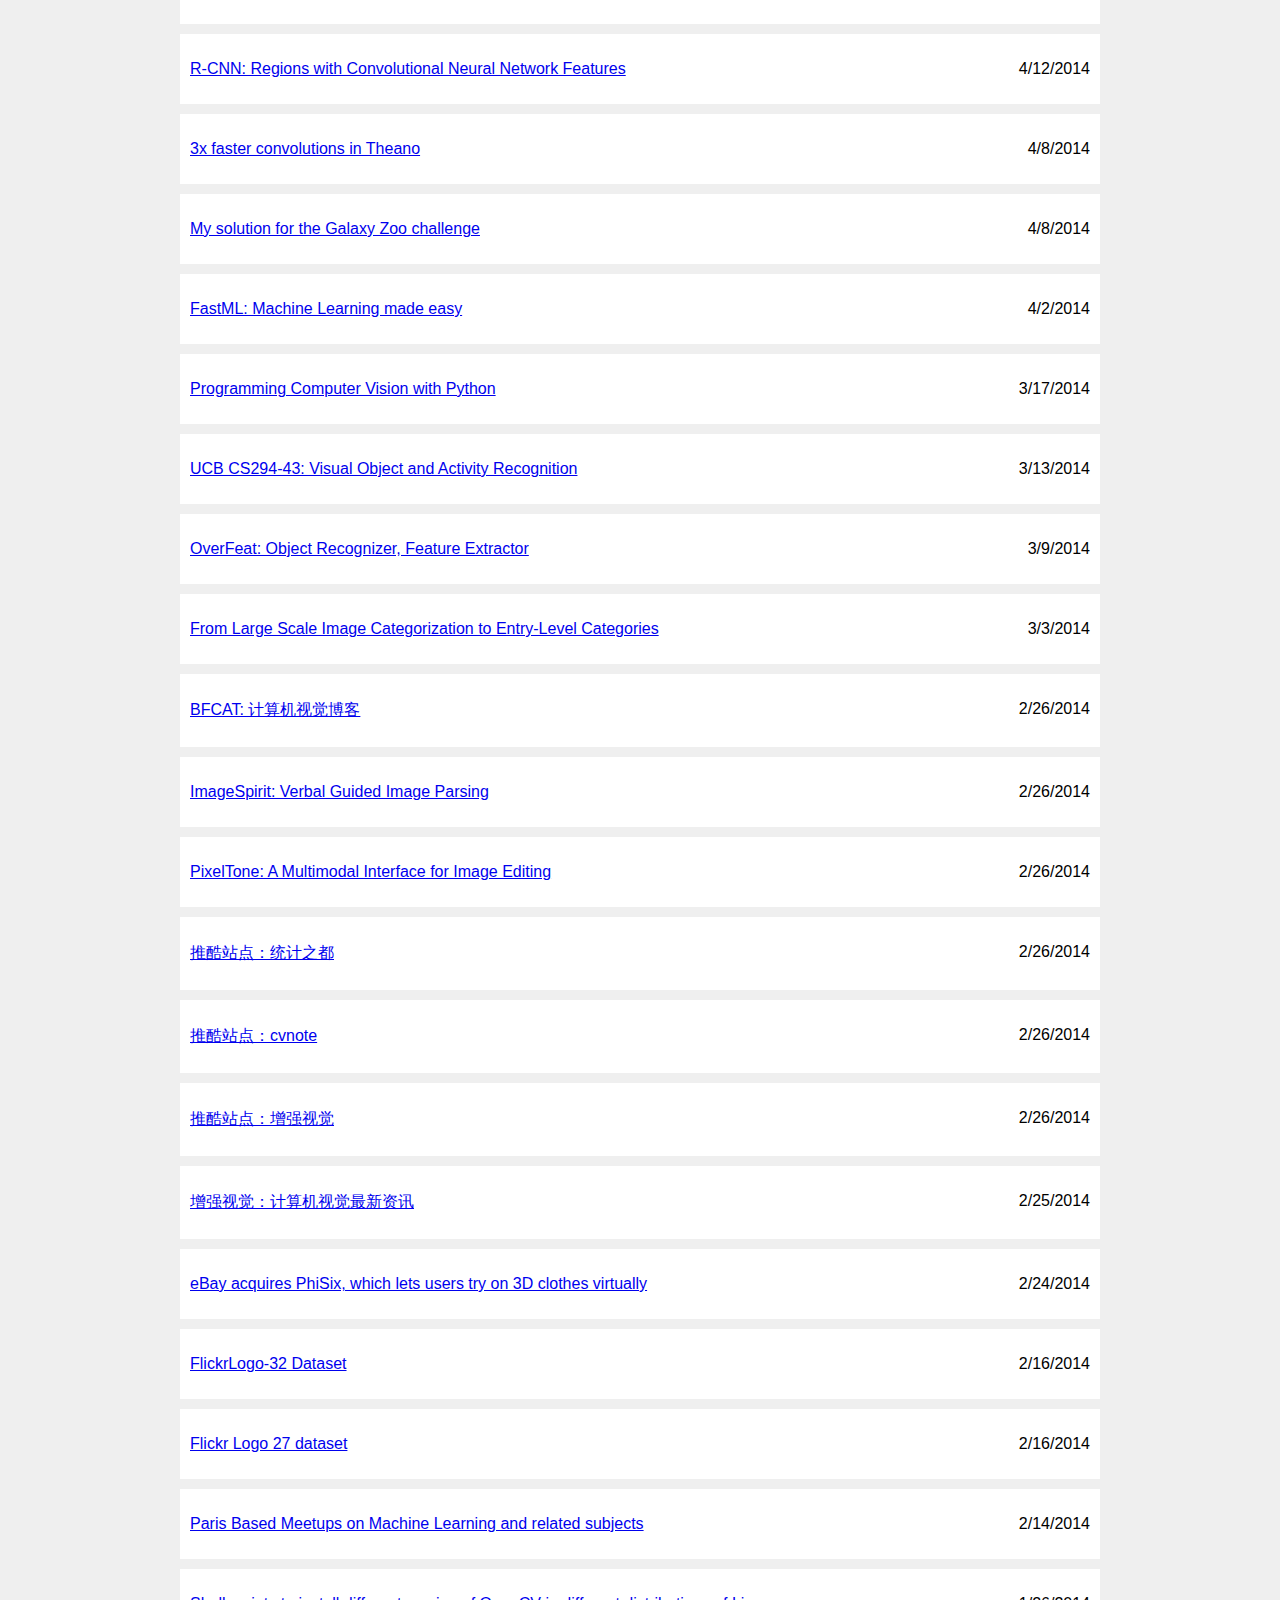
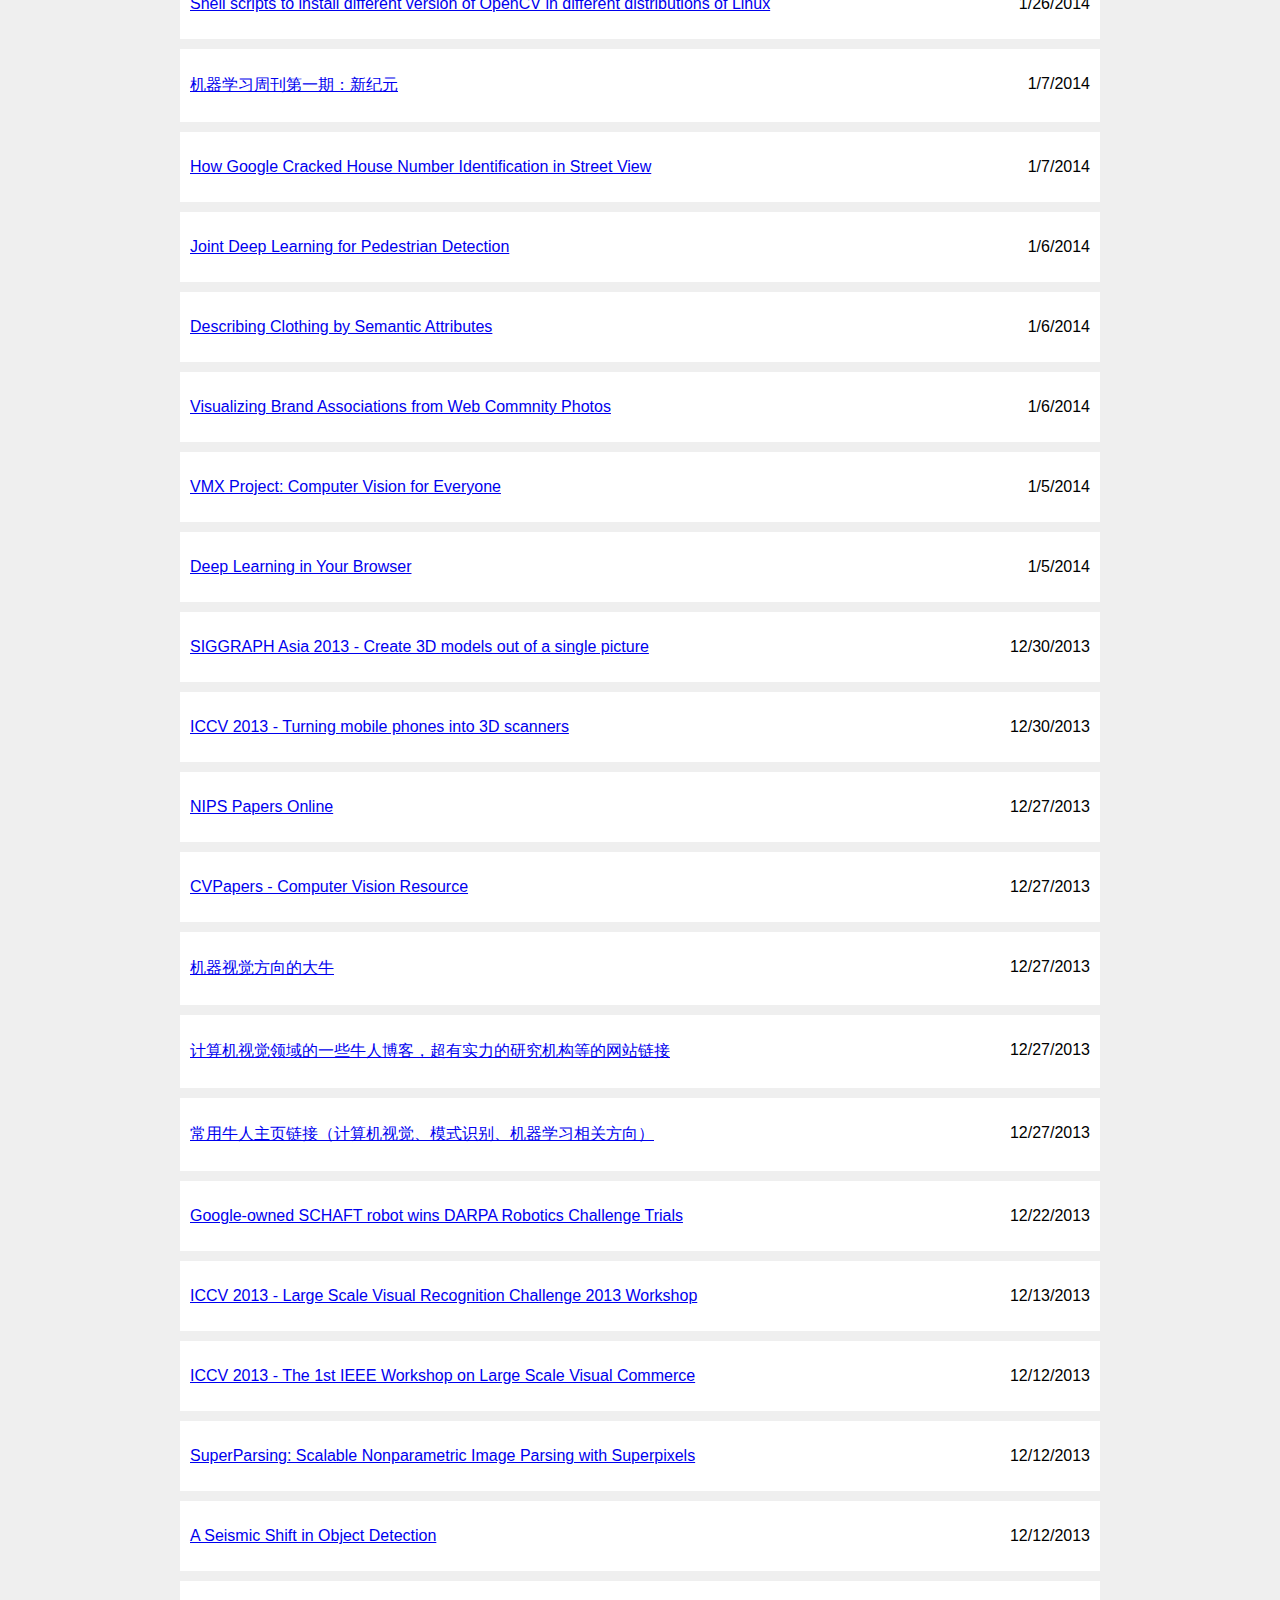
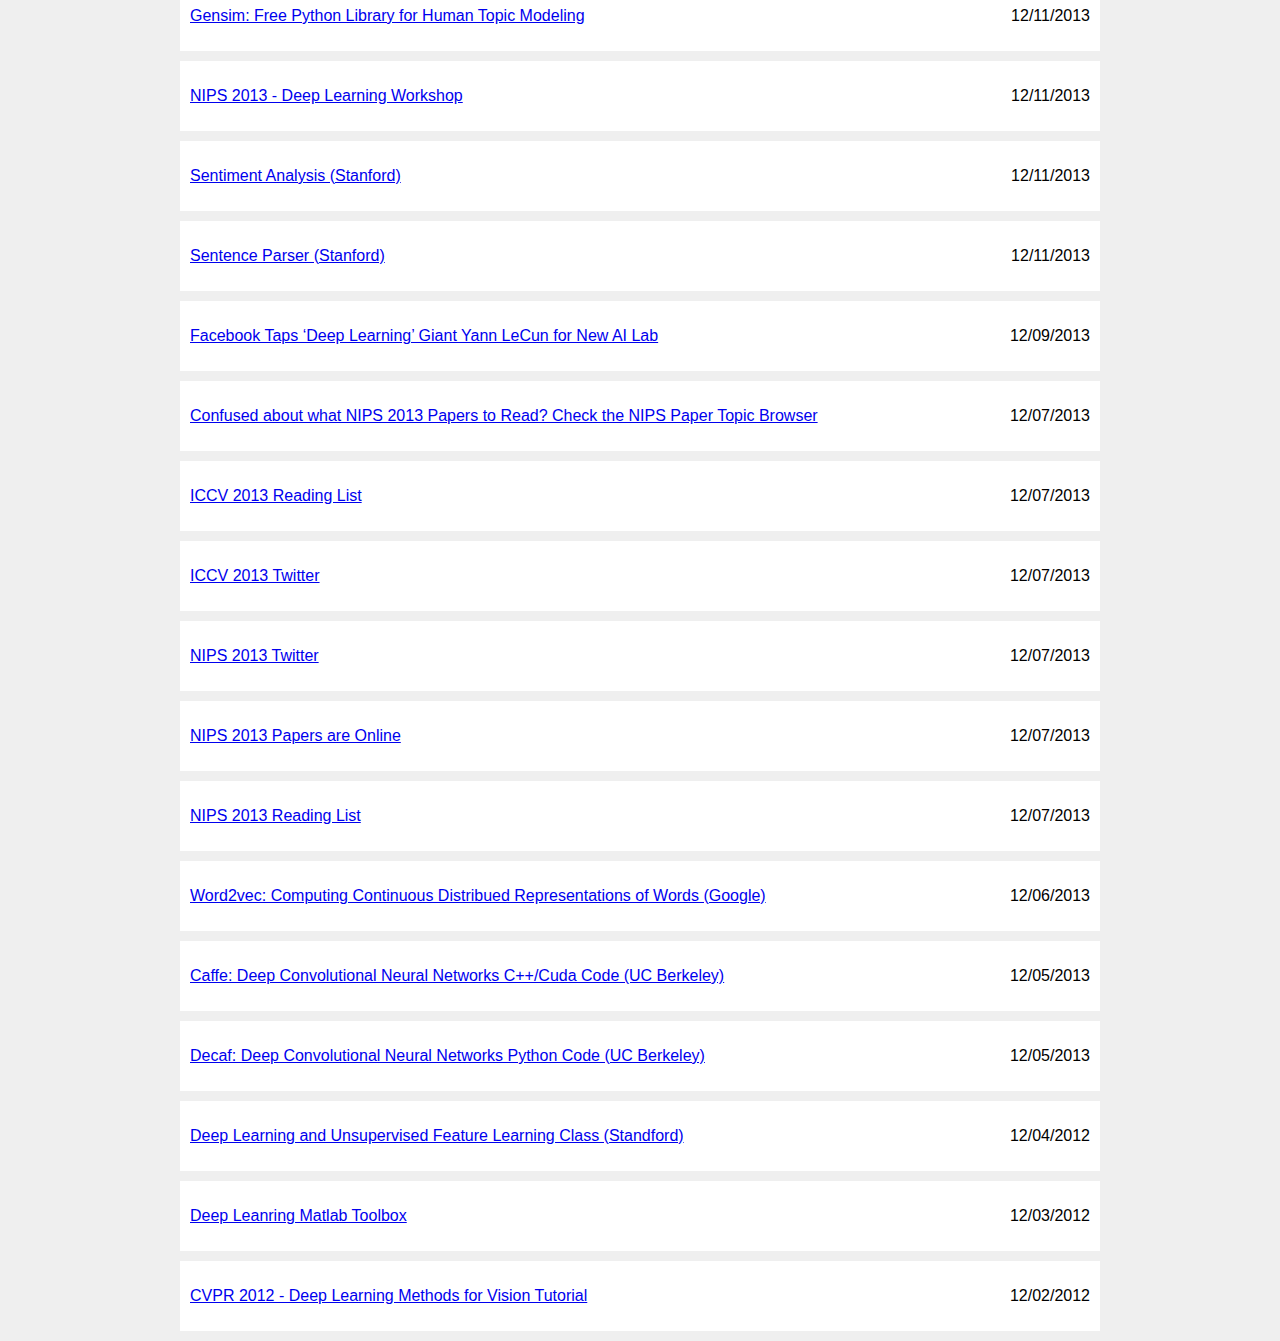
<file: extra/cv_news.html>
<!DOCTYPE html>
<html lang="en">
<head>
	<meta charset="utf-8">
	<title>Yi Yang - Check the Coolest Computer Vision Research News</title>
	<style>
	body { padding:0; font-family:Arial; font-size:16px;  background-color:#EFEFEF; }
	blockquote { margin:10px auto; padding:10px; background-color:#fff; width:900px; }
	</style>
</head>
<body>
	<blockquote><p style="text-align:left"><a href=""></a><span style="float:right"></span></p></blockquote>
	<blockquote><p style="text-align:left"><a href=""></a><span style="float:right"></span></p></blockquote>
	<blockquote><p style="text-align:left"><a href="https://sites.google.com/site/16899fall2014/">Fall 2014: Deep Learning for Computer Vision</a><span style="float:right">12/18/2014</span></p></blockquote>
	<blockquote><p style="text-align:left"><a href="http://www.cs.toronto.edu/~tijmen/csc321/">CSC321 - Introduction to Neural Networks and Machine Learning</a><span style="float:right">12/18/2014</span></p></blockquote>
	<blockquote><p style="text-align:left"><a href="http://danielnouri.org/notes/2014/12/17/using-convolutional-neural-nets-to-detect-facial-keypoints-tutorial/">Using convolutional neural nets to detect facial keypoints tutorial</a><span style="float:right">12/18/2014</span></p></blockquote>
	<blockquote><p style="text-align:left"><a href="http://www.iro.umontreal.ca/~bengioy/dlbook/">Deep Learning: An MIT Press Book in Preparation</a><span style="float:right">12/8/2014</span></p></blockquote>
	<blockquote><p style="text-align:left"><a href="http://cs.stanford.edu/people/karpathy/nips2014/">NIPS 2014 Papers</a><span style="float:right">12/8/2014</span></p></blockquote>
	<blockquote><p style="text-align:left"><a href="http://code.opencv.org/projects/opencv/wiki/VisionChallenge">OpenCV Vision Challenge</a><span style="float:right">11/30/2014</span></p></blockquote>
	<blockquote><p style="text-align:left"><a href="http://markusmathias.bitbucket.org/2014_eccv_face_detection/">Face Detection without Bells and Whistles</a><span style="float:right">11/28/2014</span></p></blockquote>
	<blockquote><p style="text-align:left"><a href="http://places.csail.mit.edu">Learning Deep Features for Scene Recognition using Places Database</a><span style="float:right">11/28/2014</span></p></blockquote>
	<blockquote><p style="text-align:left"><a href="http://colah.github.io/posts/2014-10-Visualizing-MNIST/">Visualizing MNIST: An Exploration of Dimensionality Reduction</a><span style="float:right">11/28/2014</span></p></blockquote>
	<blockquote><p style="text-align:left"><a href="https://sites.google.com/site/jbhuang0604/publications/struct_completion">Image Completion using Planar Structure Guidance </a><span style="float:right">10/22/2014</span></p></blockquote>
	<blockquote><p style="text-align:left"><a href="http://memkite.com/deep-learning-bibliography/">DeepLearning.University – An Annotated Deep Learning Bibliography</a><span style="float:right">9/21/2014</span></p></blockquote>
	<blockquote><p style="text-align:left"><a href="https://computing.ece.vt.edu/~parikh/PnA2014/">Parts and Attributes Workshop</a><span style="float:right">9/14/2014</span></p></blockquote>
	<blockquote><p style="text-align:left"><a href="http://image-net.org/challenges/LSVRC/2014/eccv2014">Large Scale Visual Recognition Challenge 2014 (ILSVRC2014) Workshop</a><span style="float:right">9/14/2014</span></p></blockquote>
	<blockquote><p style="text-align:left"><a href="http://karpathy.github.io/2014/09/02/what-i-learned-from-competing-against-a-convnet-on-imagenet/">What I learned from competing against a ConvNet on ImageNet</a><span style="float:right">9/10/2014</span></p></blockquote>
	<blockquote><p style="text-align:left"><a href="http://scikit-image.org/docs/dev/auto_examples/plot_segmentations.html">Comparison of segmentation and superpixel algorithms</a><span style="float:right">9/9/2014</span></p></blockquote>
	<blockquote><p style="text-align:left"><a href="http://devblogs.nvidia.com/parallelforall/accelerate-machine-learning-cudnn-deep-neural-network-library/">Accelerate Machine Learning with the cuDNN Deep Neural Network Library</a><span style="float:right">9/8/2014</span></p></blockquote>
	<blockquote><p style="text-align:left"><a href="http://googleresearch.blogspot.com/2014/09/building-deeper-understanding-of-images.html">Building a deeper understanding of images</a><span style="float:right">9/5/2014</span></p></blockquote>
	<blockquote><p style="text-align:left"><a href="http://www.automaticstatistician.com/">The Automatic Statistician</a><span style="float:right">9/5/2014</span></p></blockquote>
	<blockquote><p style="text-align:left"><a href="http://tutorial.caffe.berkeleyvision.org/">DIY Deep Learning for Vision: 
a Hands-On Tutorial with Caffe</a><span style="float:right">9/5/2014</span></p></blockquote>
	<blockquote><p style="text-align:left"><a href="http://benanne.github.io/2014/08/05/spotify-cnns.html">Recommending music on Spotify with deep learning</a><span style="float:right">8/22/2014</span></p></blockquote>
	<blockquote><p style="text-align:left"><a href="http://www.baylearn.org/overview">Bay Area Machine Learning Symposium</a><span style="float:right">8/14/2014</span></p></blockquote>
	<blockquote><p style="text-align:left"><a href="https://www.ipam.ucla.edu/schedule.aspx?pc=gss2013">Graduate Summer School: Computer Vision 2013</a><span style="float:right">8/13/2014</span></p></blockquote>
	<blockquote><p style="text-align:left"><a href="http://bavm2013.splashthat.com/">Bay Area Vision Meeting 2013</a><span style="float:right">8/13/2014</span></p></blockquote>
	<blockquote><p style="text-align:left"><a href="http://cvgl.stanford.edu/BAVM14/">Bay Area Vision Meeting 2014</a><span style="float:right">8/13/2014</span></p></blockquote>
	<blockquote><p style="text-align:left"><a href="https://sites.google.com/site/bigvision2012/">Big Data Meets Computer Vision:
First International Workshop on Large Scale Visual Recognition and Retrieval</a><span style="float:right">8/13/2014</span></p></blockquote>
	<blockquote><p style="text-align:left"><a href="http://people.csail.mit.edu/mrub/VisualMic/">Siggraph 2014: The Visual Microphone: Passive Recovery of Sound from Video</a><span style="float:right">08/10/2014</span></p></blockquote>
	<blockquote><p style="text-align:left"><a href="http://www.imageprocessingplace.com/downloads_V3/root_downloads/tutorials/contour_tracing_Abeer_George_Ghuneim/index.html">Contour Tracing</a><span style="float:right">8/5/2014</span></p></blockquote>
	<blockquote><p style="text-align:left"><a href="http://www.magisto.com/">Make a Movie, Tell your Story</a><span style="float:right">7/31/2014</span></p></blockquote>
	<blockquote><p style="text-align:left"><a href="http://tonara.com/">FIRST EVER INTERACTIVE SCORES</a><span style="float:right">7/31/2014</span></p></blockquote>
	<blockquote><p style="text-align:left"><a href="http://blog.csdn.net/lingerlanlan/article/details/22304777">caffe卷积神经网络框架安装</a><span style="float:right">7/29/2014</span></p></blockquote>
	<blockquote><p style="text-align:left"><a href="https://github.com/soumith/convnet-benchmarks">Easy benchmarking of all public open-source implementations of convnets</a><span style="float:right">7/27/2014</span></p></blockquote>
	<blockquote><p style="text-align:left"><a href="https://code.google.com/p/cuda-convnet2/">Cuda-convnet2: Fast convolutional neural networks in C++/CUDA</a><span style="float:right">7/27/2014</span></p></blockquote>
	<blockquote><p style="text-align:left"><a href="http://structure.io/">The First 3D Sensor for Mobile Devices is Here</a><span style="float:right">7/26/2014</span></p></blockquote>
	<blockquote><p style="text-align:left"><a href="https://www.insidemaps.com/#/">Insidemaps: Create a 3D Model of your Home</a><span style="float:right">7/25/2014</span></p></blockquote>
	<blockquote><p style="text-align:left"><a href="http://googleresearch.blogspot.com/2012/05/video-stabilization-on-youtube.html">Video Stabilization on YouTube</a><span style="float:right">7/25/2014</span></p></blockquote>
	<blockquote><p style="text-align:left"><a href="https://developers.google.com/events/io/sessions/325566030">Secrets of Video Stabilization on YouTube</a><span style="float:right">7/25/2014</span></p></blockquote>
	<blockquote><p style="text-align:left"><a href="http://www.ces.clemson.edu/~stb/klt/">KLT: An Implementation of the Kanade-Lucas-Tomasi Feature Tracker</a><span style="float:right">7/25/2014</span></p></blockquote>
	<blockquote><p style="text-align:left"><a href="http://yf.io/p/tiny/">3D Reconstruction from Accidental Motion</a><span style="float:right">7/23/2014</span></p></blockquote>
	<blockquote><p style="text-align:left"><a href="http://www.imageclef.org/wikidata">ImageCLEF - Image Retrieval in CLEF</a><span style="float:right">7/22/2014</span></p></blockquote>
	<blockquote><p style="text-align:left"><a href="http://www.technologyreview.com/view/529076/jibo-the-family-robot-might-be-oddly-charming-or-just-plain-odd/">Jibo the Family Robot Might Be Oddly Charming, or Just Plain Odd</a><span style="float:right">7/18/2014</span></p></blockquote>
	<blockquote><p style="text-align:left"><a href="http://colah.github.io/posts/2014-07-NLP-RNNs-Representations/">Deep Learning, NLP and Representation</a><span style="float:right">7/18/2014</span></p></blockquote>
	<blockquote><p style="text-align:left"><a href="http://www.clarifai.com/">Clarifai</a><span style="float:right">7/18/2014</span></p></blockquote>
	<blockquote><p style="text-align:left"><a href="https://github.com/BVLC/caffe/pull/500">Caffe: Weight Sharing</a><span style="float:right">7/17/2014</span></p></blockquote>
	<blockquote><p style="text-align:left"><a href="http://m.blog.csdn.net/blog/linger2012liu">Linger Liu's Blog on Learning Caffe</a><span style="float:right">7/17/2014</span></p></blockquote>
	<blockquote><p style="text-align:left"><a href="https://github.com/BVLC/caffe/pull/641">Caffe: PyramidLevelLayer for spatial pyramid pooling [under development, don't merge]</a><span style="float:right">7/16/2014</span></p></blockquote>
	<blockquote><p style="text-align:left"><a href="https://github.com/BVLC/caffe/pull/560">Caffe: Implement SpatialPyramidPoolingLayer with the Split, Pooling, Flatten &amp; Concat layers</a><span style="float:right">7/16/2014</span></p></blockquote>
	<blockquote><p style="text-align:left"><a href="https://github.com/BVLC/caffe/pull/523">Caffe: Multi label Data and MultiLabel Accuracy</a><span style="float:right">7/16/2014</span></p></blockquote>
	<blockquote><p style="text-align:left"><a href="https://github.com/BVLC/caffe/pull/308">Caffe: DenseNet feature pyramid computation</a><span style="float:right">7/16/2014</span></p></blockquote>
	<blockquote><p style="text-align:left"><a href="https://github.com/BVLC/caffe/pull/114">Caffe: Support arbitrary DAGs with SplitLayer</a><span style="float:right">7/16/2014</span></p></blockquote>
	<blockquote><p style="text-align:left"><a href="https://github.com/BVLC/caffe/pull/129">Caffe: Allow for arbitrary DAGs using split layers (Take 2)</a><span style="float:right">7/16/2014</span></p></blockquote>	
	<blockquote><p style="text-align:left"><a href="https://github.com/BVLC/caffe/pull/120">Caffe: Images layer: A data provider layer directly from images</a><span style="float:right">7/16/2014</span></p></blockquote>
	<blockquote><p style="text-align:left"><a href="https://github.com/BVLC/caffe/pull/274">Caffe: Implement the RBM layer to learn binary codes for large scale image retrieval</a><span style="float:right">7/16/2014</span></p></blockquote>
	<blockquote><p style="text-align:left"><a href="https://gweb-cardboard.appspot.com/">Cardboard: Virtual reality on your smartphone</a><span style="float:right">7/16/2014</span></p></blockquote>
	<blockquote><p style="text-align:left"><a href="http://cs.stanford.edu/people/ang/?portfolio=apprenticeship-learning-via-inverse-reinforcement-learning">Apprenticeship Learning Via Inverse Reinforcement Learning</a><span style="float:right">7/14/2014</span></p></blockquote>
	<blockquote><p style="text-align:left"><a href="http://deeplearning.cs.toronto.edu/">Toronto Deep Learning Demo</a><span style="float:right">7/10/2014</span></p></blockquote>
	<blockquote><p style="text-align:left"><a href="http://www.cs.toronto.edu/~rkiros/multimodal.html">Multimodal Neural Language Models</a><span style="float:right">7/10/2014</span></p></blockquote>
	<blockquote><p style="text-align:left"><a href="http://cs.stanford.edu/people/karpathy/cnnembed/">t-SNE visualization of CNN codes</a><span style="float:right">7/7/2014</span></p></blockquote>
	<blockquote><p style="text-align:left"><a href="http://www.iai.uni-bonn.de/~gall/tutorials/visionRGBD14.html">CVPR 2014 Tutorial on Towards Solving Real-World Vision Problems with RGB-D Cameras</a><span style="float:right">6/29/2014</span></p></blockquote>
	<blockquote><p style="text-align:left"><a href="http://frc.ri.cmu.edu/~kaess/vslam_cvpr14/">Visual SLAM Tutorial at CVPR 2014 Tutorial</a><span style="float:right">6/29/2014</span></p></blockquote>
	<blockquote><p style="text-align:left"><a href="https://sites.google.com/site/lsvrtutorialcvpr14/">CVPR2014 Tutorial on Large-Scale Visual Recognition</a><span style="float:right">6/29/2014</span></p></blockquote>
	<blockquote><p style="text-align:left"><a href="https://sites.google.com/site/deeplearningcvpr2014/">CVPR 2014 TUTORIAL ON DEEP LEARNING FOR VISION</a><span style="float:right">6/28/2014</span></p></blockquote>
	<blockquote><p style="text-align:left"><a href="http://nlp.cs.illinois.edu/HockenmaierGroup/EACLTutorial2014/">EACL 2014 Tutorial: Describing Images in Sentences</a><span style="float:right">6/27/2014</span></p></blockquote>
	<blockquote><p style="text-align:left"><a href="http://mscoco.org/">Microsoft COCO: Common Objects in Context</a><span style="float:right">6/26/2014</span></p></blockquote>
	<blockquote><p style="text-align:left"><a href="http://www.stat.ucla.edu/~xiaobai.liu/projects/db.html">UCLA-KU: Large-scale benchmark for object-part detection</a><span style="float:right">6/26/2014</span></p></blockquote>
	<blockquote><p style="text-align:left"><a href="http://www.cc.gatech.edu/cpl/projects/videosegmentation/">Efficient Hierarchical Graph-Based Video Segmentation</a><span style="float:right">6/23/2014</span></p></blockquote>
	<blockquote><p style="text-align:left"><a href="http://sun3d.cs.princeton.edu/">SUN3D Database</a><span style="float:right">6/23/2014</span></p></blockquote>
	<blockquote><p style="text-align:left"><a href="http://www.csie.ntu.edu.tw/~cjlin/libsvm/">LIBSVM - A Library for Support Vector Machines</a><span style="float:right">6/17/2014</span></p></blockquote>
	<blockquote><p style="text-align:left"><a href="https://community.aldebaran-robotics.com/resources/tutorials/">Tutorial with NAO</a><span style="float:right">6/11/2014</span></p></blockquote>
	<blockquote><p style="text-align:left"><a href="https://www.youtube.com/watch?v=3U-bZgKFS7g">ICLR14: OverFeat: Integrated Recognition, Localization and Detection using ConvNets</a><span style="float:right">6/7/2014</span></p></blockquote>
	<blockquote><p style="text-align:left"><a href="http://fastml.com/yann-lecuns-answers-from-the-reddit-ama/">Yann LeCun's ansers from the Reddit AMA</a><span style="float:right">5/28/2014</span></p></blockquote>
	<blockquote><p style="text-align:left"><a href="http://blog.csdn.net/kklots/article/details/17136059">看懂卷积神经网络</a><span style="float:right">5/28/2014</span></p></blockquote>
	<blockquote><p style="text-align:left"><a href="https://www.youtube.com/watch?v=kRzHUKiEdgg">Color Map Optimization for 3D Reconstruction with Consumer Depth Cameras</a><span style="float:right">5/28/2014</span></p></blockquote>
	<blockquote><p style="text-align:left"><a href="http://cvcl.mit.edu/Aude.htm">Aude Oliva: Computational Perception &amp; Cognition</a><span style="float:right">5/27/2014</span></p></blockquote>
	<blockquote><p style="text-align:left"><a href="http://www.movidius.com/">The Mobile Vision Processor Company</a><span style="float:right">5/27/2014</span></p></blockquote>
	<blockquote><p style="text-align:left"><a href="http://cs.stanford.edu/people/karpathy/deepvideotemp/">Large-scale Video Classification with Convolutional Neural Networks</a><span style="float:right">5/24/2014</span></p></blockquote>
	<blockquote><p style="text-align:left"><a href="http://www.cvlibs.net/software/libviso/">LIBVISO2: C++ Library for Visual Odometry 2</a><span style="float:right">5/21/2014</span></p></blockquote>
	<blockquote><p style="text-align:left"><a href="http://vision.grasp.upenn.edu/cgi-bin/index.php?n=VideoLearning.VideoPose2">Video Pose 2 Dataset</a><span style="float:right">5/15/2014</span></p></blockquote>
	<blockquote><p style="text-align:left"><a href="http://opencv-python-tutroals.readthedocs.org/en/latest/py_tutorials/py_feature2d/py_table_of_contents_feature2d/py_table_of_contents_feature2d.html">OpenCV-Python Tutorials on Feature Detection and Description</a><span style="float:right">5/14/2014</span></p></blockquote>
	<blockquote><p style="text-align:left"><a href="http://www.di.ens.fr/willow/research/stereoseg/">Pose Estimation and Segmentation of People in 3D Movies</a><span style="float:right">5/13/2014</span></p></blockquote>
	<blockquote><p style="text-align:left"><a href="http://googleblog.blogspot.com/2014/04/the-latest-chapter-for-self-driving-car.html">The latest chapter for the self-driving car: mastering city street driving</a><span style="float:right">5/11/2014</span></p></blockquote>
	<blockquote><p style="text-align:left"><a href="https://registration.nvidia.com/ahr.aspx">Nvidia Academic Hardware Request Form</a><span style="float:right">5/9/2014</span></p></blockquote>
	<blockquote><p style="text-align:left"><a href="http://opensurfaces.cs.cornell.edu/">OpenSurfaces: Segmentation interface</a><span style="float:right">5/5/2014</span></p></blockquote>
	<blockquote><p style="text-align:left"><a href="http://www.cvlibs.net/datasets/kitti/">The KITTI Vision Benchmark suite</a><span style="float:right">4/30/2014</span></p></blockquote>
	<blockquote><p style="text-align:left"><a href="http://vision.middlebury.edu/flow/eval/results/results-e1.php">Optical Flow Middlebury Evaluation Results</a><span style="float:right">4/30/2014</span></p></blockquote>
	<blockquote><p style="text-align:left"><a href="http://cs.nyu.edu/~fergus/teaching/vision/">Computer Vision Spring 2014 by Rob Fergus</a><span style="float:right">4/27/2014</span></p></blockquote>
	<blockquote><p style="text-align:left"><a href="http://sintel.is.tue.mpg.de/results">MPI Sintel Dataset for optical flow: Results and Rankings</a><span style="float:right">4/27/2014</span></p></blockquote>
	<blockquote><p style="text-align:left"><a href="http://www2.isr.uc.pt/~joaoluis/carvi/">Reconstructing PASCAL VOC</a><span style="float:right">4/27/2014</span></p></blockquote>
	<blockquote><p style="text-align:left"><a href="https://www.youtube.com/watch?v=VhLe-u0M1a8">ICLR 2014 Invited Talk: Learning visual representations at scale</a><span style="float:right">4/26/2014</span></p></blockquote>
	<blockquote><p style="text-align:left"><a href="https://sites.google.com/site/representationlearning2014/program-details/conference-program">International Conference on Learning Representations 2014</a><span style="float:right">4/26/2014</span></p></blockquote>
	<blockquote><p style="text-align:left"><a href="https://sites.google.com/site/fgcomp2013/">FGComp: Fine Grained Competition 2013</a><span style="float:right">4/26/2014</span></p></blockquote>
	<blockquote><p style="text-align:left"><a href="http://www.cnblogs.com/tornadomeet/archive/2012/05/24/2515980.html">Tornadomeet Blog: Resources for Machine Learning</a><span style="float:right">4/26/2014</span></p></blockquote>
	<blockquote><p style="text-align:left"><a href="http://www.cnblogs.com/tornadomeet/p/3468450.html">Tornadomeet Blog: Deep learning：五十一(CNN的反向求导及练习)</a><span style="float:right">4/26/2014</span></p></blockquote>
	<blockquote><p style="text-align:left"><a href="https://www.youtube.com/watch?v=nK6daeTZGA8">Taming Latency Variability and Scaling Deep Learning</a><span style="float:right">4/25/2014</span></p></blockquote>
	<blockquote><p style="text-align:left"><a href="http://vk.com/video-44016343_166868324">Ideas Behind Clarifai and ZF Entries</a><span style="float:right">4/25/2014</span></p></blockquote>
	<blockquote><p style="text-align:left"><a href="http://techtalks.tv/talks/street-to-shop-cross-scenario-clothing-retrieval-via-parts-alignment-and-auxiliary-set/56382/">Street-to-Shop: Cross-Scenario Clothing Retrieval via Parts Alignment and Auxiliary Set</a><span style="float:right">4/25/2014</span></p></blockquote>
	<blockquote><p style="text-align:left"><a href="http://blog.csdn.net/dark_scope/article/details/9421061">【面向代码】学习 Deep Learning</a><span style="float:right">4/25/2014</span></p></blockquote>
	<blockquote><p style="text-align:left"><a href="http://techtalks.tv/talks/on-the-importance-of-initialization-and-momentum-in-deep-learning/58189/">On the importance of initialization and momentum in deep learning</a><span style="float:right">4/25/2014</span></p></blockquote>
	<blockquote><p style="text-align:left"><a href="https://github.com/sergeyk/selective_search_ijcv_with_python/blob/master/selective_search.py">Selective search with python interface</a><span style="float:right">4/24/2014</span></p></blockquote>
	<blockquote><p style="text-align:left"><a href="http://www.mathworks.com/matlabcentral/fileexchange/29702-generate-maximally-perceptually-distinct-colors">Generate maximally perceptually-distinct colors</a><span style="float:right">4/13/2014</span></p></blockquote>
	<blockquote><p style="text-align:left"><a href="https://github.com/rbgirshick/rcnn">R-CNN: Regions with Convolutional Neural Network Features</a><span style="float:right">4/12/2014</span></p></blockquote>
	<blockquote><p style="text-align:left"><a href="http://benanne.github.io/2014/04/03/faster-convolutions-in-theano.html">3x faster convolutions in Theano</a><span style="float:right">4/8/2014</span></p></blockquote>
	<blockquote><p style="text-align:left"><a href="http://benanne.github.io/2014/04/05/galaxy-zoo.html">My solution for the Galaxy Zoo challenge</a><span style="float:right">4/8/2014</span></p></blockquote>
	<blockquote><p style="text-align:left"><a href="http://fastml.com/popular/">FastML: Machine Learning made easy</a><span style="float:right">4/2/2014</span></p></blockquote>
	<blockquote><p style="text-align:left"><a href="http://programmingcomputervision.com/">Programming Computer Vision with Python</a><span style="float:right">3/17/2014</span></p></blockquote>
	<blockquote><p style="text-align:left"><a href="https://sites.google.com/site/ucbcs29443/home">UCB CS294-43: Visual Object and Activity Recognition</a><span style="float:right">3/13/2014</span></p></blockquote>
	<blockquote><p style="text-align:left"><a href="http://cilvr.nyu.edu/doku.php?id=software:overfeat:start">OverFeat: Object Recognizer, Feature Extractor</a><span style="float:right">3/9/2014</span></p></blockquote>
	<blockquote><p style="text-align:left"><a href="http://www.cs.unc.edu/~vicente/entrylevel/index.html">From Large Scale Image Categorization to Entry-Level Categories</a><span style="float:right">3/3/2014</span></p></blockquote>
	<blockquote><p style="text-align:left"><a href="http://www.bfcat.com/">BFCAT: 计算机视觉博客</a><span style="float:right">2/26/2014</span></p></blockquote>
	<blockquote><p style="text-align:left"><a href="http://mmcheng.net/imagespirit/">ImageSpirit: Verbal Guided Image Parsing</a><span style="float:right">2/26/2014</span></p></blockquote>
	<blockquote><p style="text-align:left"><a href="http://www.cond.org/pixeltone.html">PixelTone: A Multimodal Interface for Image Editing</a><span style="float:right">2/26/2014</span></p></blockquote>
	<blockquote><p style="text-align:left"><a href="http://www.tuicool.com/sites/ERzI7r">推酷站点：统计之都</a><span style="float:right">2/26/2014</span></p></blockquote>
	<blockquote><p style="text-align:left"><a href="http://www.tuicool.com/sites/E7b67z7">推酷站点：cvnote</a><span style="float:right">2/26/2014</span></p></blockquote>
	<blockquote><p style="text-align:left"><a href="http://www.tuicool.com/sites/qAjY3y">推酷站点：增强视觉</a><span style="float:right">2/26/2014</span></p></blockquote>
	<blockquote><p style="text-align:left"><a href="http://www.cvchina.info/">增强视觉：计算机视觉最新资讯</a><span style="float:right">2/25/2014</span></p></blockquote>
	<blockquote><p style="text-align:left"><a href="http://news.cnet.com/8301-1023_3-57619164-93/ebay-acquires-phisix-which-lets-users-try-on-3d-clothes-virtually/">eBay acquires PhiSix, which lets users try on 3D clothes virtually</a><span style="float:right">2/24/2014</span></p></blockquote>
	<blockquote><p style="text-align:left"><a href="http://www.multimedia-computing.de/flickrlogos">FlickrLogo-32 Dataset</a><span style="float:right">2/16/2014</span></p></blockquote>
	<blockquote><p style="text-align:left"><a href="http://image.ntua.gr/iva/datasets/flickr_logos">Flickr Logo 27 dataset</a><span style="float:right">2/16/2014</span></p></blockquote>
	<blockquote><p style="text-align:left"><a href="http://nuit-blanche.blogspot.com/p/paris-based-meetups-on-machine-learning.html">Paris Based Meetups on Machine Learning and related subjects</a><span style="float:right">2/14/2014</span></p></blockquote>
	<blockquote><p style="text-align:left"><a href="https://github.com/jayrambhia/Install-OpenCV">Shell scripts to install different version of OpenCV in different distributions of Linux</a><span style="float:right">1/26/2014</span></p></blockquote>
	<blockquote><p style="text-align:left"><a href="http://ztl2004.github.io/MachineLearningWeekly/issue1.html">机器学习周刊第一期：新纪元</a><span style="float:right">1/7/2014</span></p></blockquote>
	<blockquote><p style="text-align:left"><a href="http://www.technologyreview.com/view/523326/how-google-cracked-house-number-identification-in-street-view/">How Google Cracked House Number Identification in Street View</a><span style="float:right">1/7/2014</span></p></blockquote>
	<blockquote><p style="text-align:left"><a href="http://www.ee.cuhk.edu.hk/~wlouyang/projects/ouyangWiccv13Joint/index.html">Joint Deep Learning for Pedestrian Detection</a><span style="float:right">1/6/2014</span></p></blockquote>
	<blockquote><p style="text-align:left"><a href="https://sites.google.com/site/eccv2012clothingattribute/">Describing Clothing by Semantic Attributes</a><span style="float:right">1/6/2014</span></p></blockquote>
	<blockquote><p style="text-align:left"><a href="http://www.cs.cmu.edu/~gunhee/r_brandassociation.html">Visualizing Brand Associations from Web Commnity Photos</a><span style="float:right">1/6/2014</span></p></blockquote>
	<blockquote><p style="text-align:left"><a href="http://www.kickstarter.com/projects/visionai/vmx-project-computer-vision-for-everyone">VMX Project: Computer Vision for Everyone</a><span style="float:right">1/5/2014</span></p></blockquote>
	<blockquote><p style="text-align:left"><a href="http://cs.stanford.edu/people/karpathy/convnetjs/">Deep Learning in Your Browser</a><span style="float:right">1/5/2014</span></p></blockquote>
	<blockquote><p style="text-align:left"><a href="http://www.deathfall.com/forums/content.php?8637-SIGGRAPH-ASIA-2013-Create-3D-models-out-of-a-single-picture">SIGGRAPH Asia 2013 - Create 3D models out of a single picture</a><span style="float:right">12/30/2013</span></p></blockquote>
	<blockquote><p style="text-align:left"><a href="http://cvg.ethz.ch/mobile/">ICCV 2013 - Turning mobile phones into 3D scanners</a><span style="float:right">12/30/2013</span></p></blockquote>
	<blockquote><p style="text-align:left"><a href="http://books.nips.cc/">NIPS Papers Online</a><span style="float:right">12/27/2013</span></p></blockquote>
	<blockquote><p style="text-align:left"><a href="http://www.cvpapers.com/">CVPapers - Computer Vision Resource</a><span style="float:right">12/27/2013</span></p></blockquote>
	<blockquote><p style="text-align:left"><a href="http://wangdics.weebly.com/264262212035270352732604121521303402282329275.html">机器视觉方向的大牛</a><span style="float:right">12/27/2013</span></p></blockquote>
	<blockquote><p style="text-align:left"><a href="http://blog.csdn.net/carson2005/article/details/6601109">计算机视觉领域的一些牛人博客，超有实力的研究机构等的网站链接</a><span style="float:right">12/27/2013</span></p></blockquote>
	<blockquote><p style="text-align:left"><a href="http://www.cnblogs.com/kshenf/archive/2012/02/07/2342034.html">常用牛人主页链接（计算机视觉、模式识别、机器学习相关方向）</a><span style="float:right">12/27/2013</span></p></blockquote>
	<blockquote><p style="text-align:left"><a href="http://www.slashgear.com/google-owned-schaft-robot-wins-darpa-robotics-challenge-trials-21309711/">Google-owned SCHAFT robot wins DARPA Robotics Challenge Trials</a><span style="float:right">12/22/2013</span></p></blockquote>
	<blockquote><p style="text-align:left"><a href="http://image-net.org/challenges/LSVRC/2013/iccv2013.php">ICCV 2013 - Large Scale Visual Recognition Challenge 2013 Workshop</a><span style="float:right">12/13/2013</span></p></blockquote>
	<blockquote><p style="text-align:left"><a href="http://labs.ebay.com/lsviscom2013/program.html">ICCV 2013 - The 1st IEEE Workshop on Large Scale Visual Commerce</a><span style="float:right">12/12/2013</span></p></blockquote>
	<blockquote><p style="text-align:left"><a href="http://www.cs.unc.edu/~jtighe/Papers/ECCV10/">SuperParsing: Scalable Nonparametric Image Parsing with Superpixels</a><span style="float:right">12/12/2013</span></p></blockquote>
	<blockquote><p style="text-align:left"><a href="http://pdollar.wordpress.com/2013/12/10/a-seismic-shift-in-object-detection/">A Seismic Shift in Object Detection</a><span style="float:right">12/12/2013</span></p></blockquote>	
	<blockquote><p style="text-align:left"><a href="http://radimrehurek.com/gensim/index.html">Gensim: Free Python Library for Human Topic Modeling</a><span style="float:right">12/11/2013</span></p></blockquote>		
	<blockquote><p style="text-align:left"><a href="https://sites.google.com/site/deeplearningworkshopnips2013/home">NIPS 2013 - Deep Learning Workshop</a><span style="float:right">12/11/2013</span></p></blockquote>	
	<blockquote><p style="text-align:left"><a href="http://nlp.stanford.edu:8080/sentiment/rntnDemo.html">Sentiment Analysis (Stanford)</a><span style="float:right">12/11/2013</span></p></blockquote>
	<blockquote><p style="text-align:left"><a href="http://nlp.stanford.edu:8080/parser/index.jsp#sample">Sentence Parser (Stanford)</a><span style="float:right">12/11/2013</span></p></blockquote>
	<blockquote><p style="text-align:left"><a href="http://www.wired.com/wiredenterprise/2013/12/facebook-yann-lecun/">Facebook Taps ‘Deep Learning’ Giant Yann LeCun for New AI Lab</a><span style="float:right">12/09/2013</span></p></blockquote>
	<blockquote><p style="text-align:left"><a href="http://cs.stanford.edu/people/karpathy/nips2013/">Confused about what NIPS 2013 Papers to Read? Check the NIPS Paper Topic Browser</a><span style="float:right">12/07/2013</span></p></blockquote>
	<blockquote><p style="text-align:left"><a href="http://quantombone.blogspot.com/2013/12/brand-spankin-new-vision-papers-from.html">ICCV 2013 Reading List</a><span style="float:right">12/07/2013</span></p></blockquote>
	<blockquote><p style="text-align:left"><a href="http://twitter.com/search?q=%23iccv2013">ICCV 2013 Twitter</a><span style="float:right">12/07/2013</span></p></blockquote>	
	<blockquote><p style="text-align:left"><a href="http://twitter.com/search?q=%23nips2013">NIPS 2013 Twitter</a><span style="float:right">12/07/2013</span></p></blockquote>
	<blockquote><p style="text-align:left"><a href="http://papers.nips.cc/book/advances-in-neural-information-processing-systems-26-2013">NIPS 2013 Papers are Online</a><span style="float:right">12/07/2013</span></p></blockquote>
	<blockquote><p style="text-align:left"><a href="http://atpassos.me/post/67560831508/nips-2013-reading-list">NIPS 2013 Reading List</a><span style="float:right">12/07/2013</span></p></blockquote>
	<blockquote><p style="text-align:left"><a href="https://code.google.com/p/word2vec/">Word2vec: Computing Continuous Distribued Representations of Words (Google)</a><span style="float:right">12/06/2013</span></p></blockquote>
	<blockquote><p style="text-align:left"><a href="http://daggerfs.com/caffe/">Caffe: Deep Convolutional Neural Networks C++/Cuda Code (UC Berkeley)</a><span style="float:right">12/05/2013</span></p></blockquote>
	<blockquote><p style="text-align:left"><a href="http://decaf.berkeleyvision.org/">Decaf: Deep Convolutional Neural Networks Python Code (UC Berkeley)</a><span style="float:right">12/05/2013</span></p></blockquote>	
	<blockquote><p style="text-align:left"><a href="http://www.stanford.edu/class/cs294a/">Deep Learning and Unsupervised Feature Learning Class (Standford)</a><span style="float:right">12/04/2012</span></p></blockquote>
	<blockquote><p style="text-align:left"><a href="https://github.com/rasmusbergpalm/DeepLearnToolbox">Deep Leanring Matlab Toolbox</a><span style="float:right">12/03/2012</span></p></blockquote>
	<blockquote><p style="text-align:left"><a href="http://cs.nyu.edu/~fergus/tutorials/deep_learning_cvpr12/">CVPR 2012 - Deep Learning Methods for Vision Tutorial</a><span style="float:right">12/02/2012</span></p></blockquote>
</html>
</file>
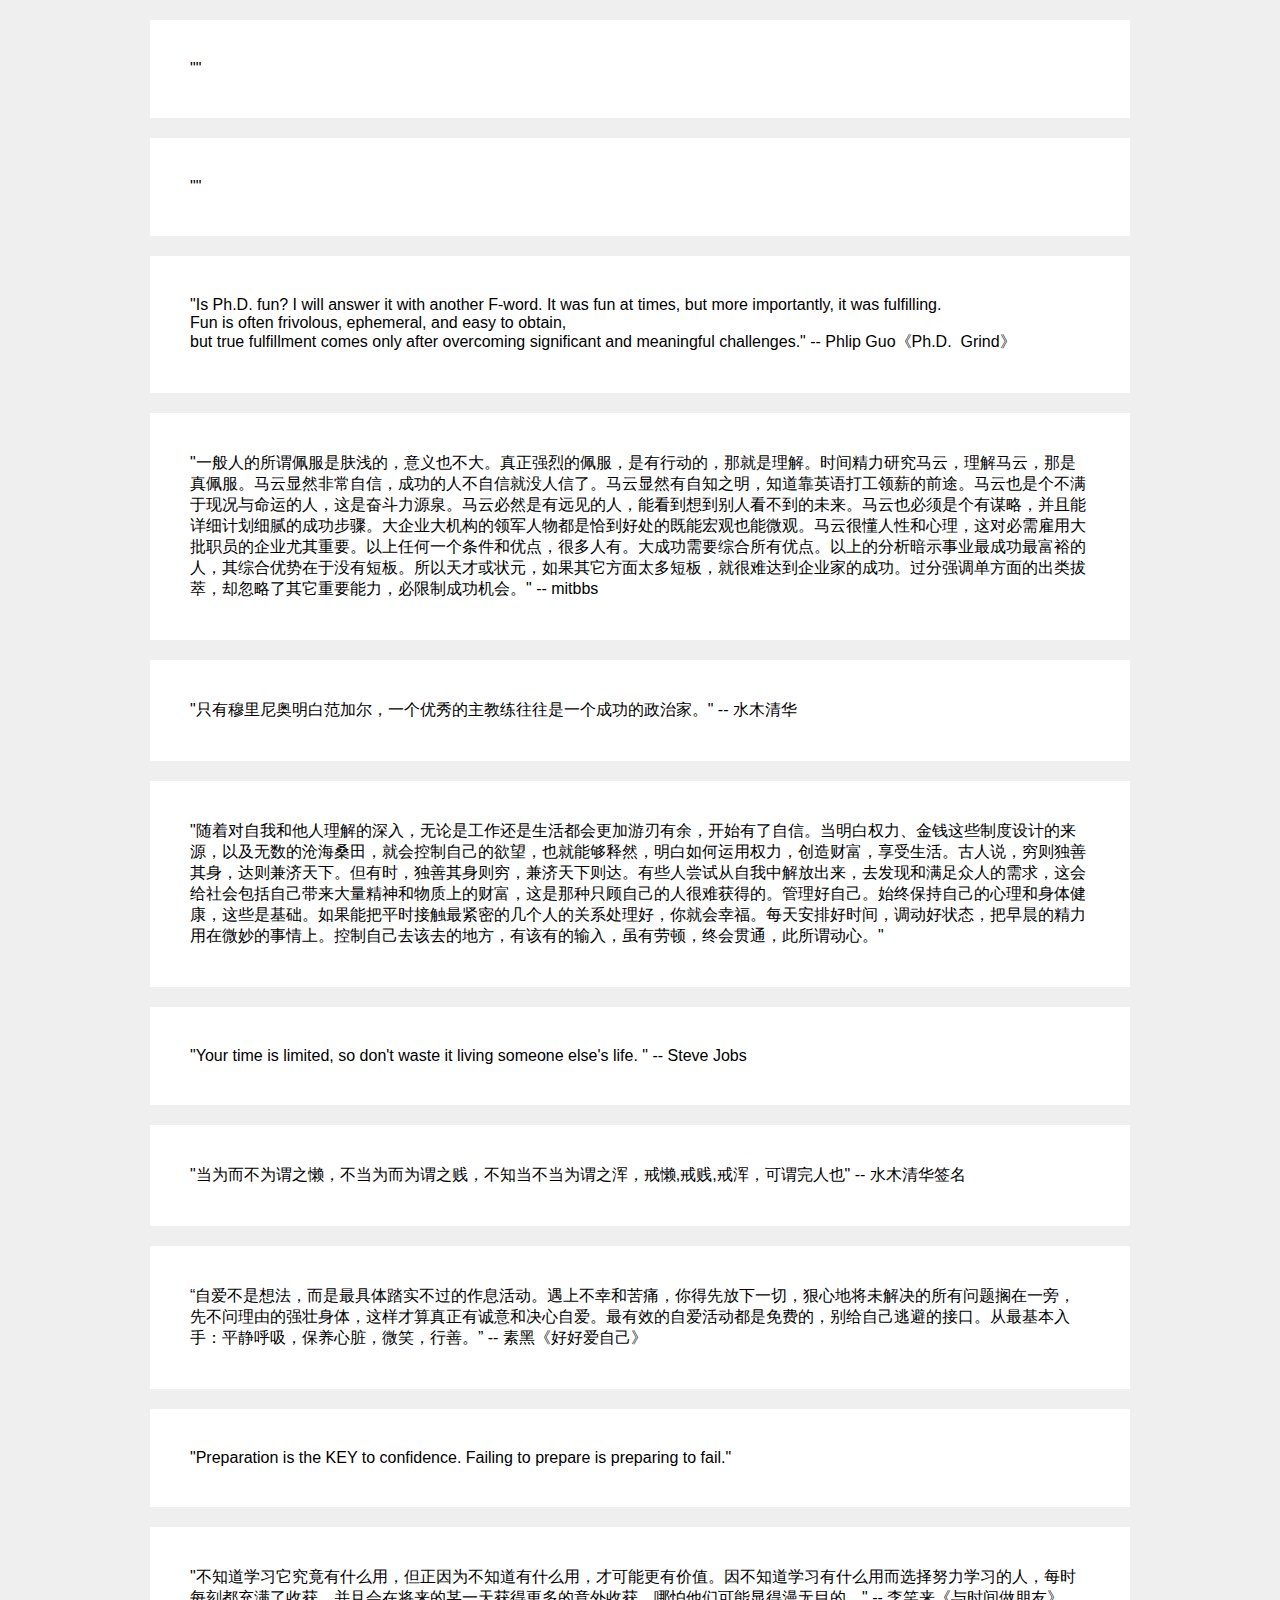
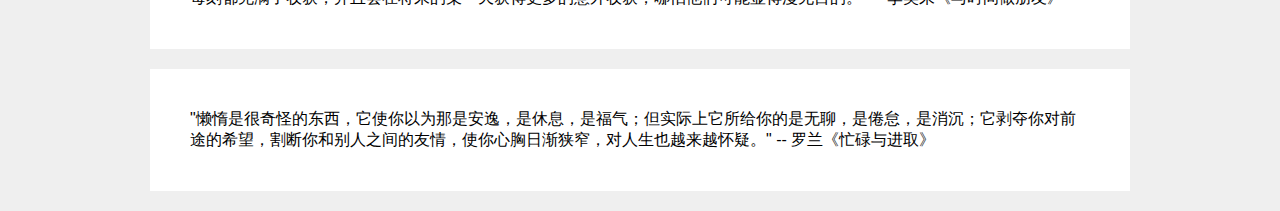
<file: extra/quotes.html>
<!DOCTYPE html>
<html lang="en">
<head>
	<meta charset="utf-8">
	<title>Yi Yang - Favorite Quotes</title>
	<style>
	body { padding:0; font-family:Arial; font-size:16px;  background-color:#EFEFEF; }
	blockquote { margin:20px auto; padding:40px; background-color:#fff; width:900px; }
	</style>
</head>
<body>
	<blockquote>""</blockquote>
	<blockquote>""</blockquote>
	<blockquote>"Is Ph.D. fun? I will answer it with another F-word. It was fun at times, but more importantly, it was fulfilling. Fun is often frivolous, ephemeral, and easy to obtain, but true fulfillment comes only after overcoming significant and meaningful challenges." -- Phlip Guo《Ph.D.  Grind》</blockquote>
	<blockquote>"一般人的所谓佩服是肤浅的，意义也不大。真正强烈的佩服，是有行动的，那就是理解。时间精力研究马云，理解马云，那是真佩服。马云显然非常自信，成功的人不自信就没人信了。马云显然有自知之明，知道靠英语打工领薪的前途。马云也是个不满于现况与命运的人，这是奋斗力源泉。马云必然是有远见的人，能看到想到别人看不到的未来。马云也必须是个有谋略，并且能详细计划细腻的成功步骤。大企业大机构的领军人物都是恰到好处的既能宏观也能微观。马云很懂人性和心理，这对必需雇用大批职员的企业尤其重要。以上任何一个条件和优点，很多人有。大成功需要综合所有优点。以上的分析暗示事业最成功最富裕的人，其综合优势在于没有短板。所以天才或状元，如果其它方面太多短板，就很难达到企业家的成功。过分强调单方面的出类拔萃，却忽略了其它重要能力，必限制成功机会。" -- mitbbs</blockquote>
	<blockquote>"只有穆里尼奥明白范加尔，一个优秀的主教练往往是一个成功的政治家。" -- 水木清华</blockquote>
	<blockquote>"随着对自我和他人理解的深入，无论是工作还是生活都会更加游刃有余，开始有了自信。当明白权力、金钱这些制度设计的来源，以及无数的沧海桑田，就会控制自己的欲望，也就能够释然，明白如何运用权力，创造财富，享受生活。古人说，穷则独善其身，达则兼济天下。但有时，独善其身则穷，兼济天下则达。有些人尝试从自我中解放出来，去发现和满足众人的需求，这会给社会包括自己带来大量精神和物质上的财富，这是那种只顾自己的人很难获得的。管理好自己。始终保持自己的心理和身体健康，这些是基础。如果能把平时接触最紧密的几个人的关系处理好，你就会幸福。每天安排好时间，调动好状态，把早晨的精力用在微妙的事情上。控制自己去该去的地方，有该有的输入，虽有劳顿，终会贯通，此所谓动心。"</blockquote>
	<blockquote>"Your time is limited, so don't waste it living someone else's life. " -- Steve Jobs</blockquote>
	<blockquote>"当为而不为谓之懒，不当为而为谓之贱，不知当不当为谓之浑，戒懒,戒贱,戒浑，可谓完人也" -- 水木清华签名</blockquote>
	<blockquote>“自爱不是想法，而是最具体踏实不过的作息活动。遇上不幸和苦痛，你得先放下一切，狠心地将未解决的所有问题搁在一旁，先不问理由的强壮身体，这样才算真正有诚意和决心自爱。最有效的自爱活动都是免费的，别给自己逃避的接口。从最基本入手：平静呼吸，保养心脏，微笑，行善。” -- 素黑《好好爱自己》</blockquote>
	<blockquote>"Preparation is the KEY to confidence. Failing to prepare is preparing to fail."</blockquote>
	<blockquote>"不知道学习它究竟有什么用，但正因为不知道有什么用，才可能更有价值。因不知道学习有什么用而选择努力学习的人，每时每刻都充满了收获，并且会在将来的某一天获得更多的意外收获，哪怕他们可能显得漫无目的。" -- 李笑来《与时间做朋友》</blockquote>
	<blockquote>"懒惰是很奇怪的东西，它使你以为那是安逸，是休息，是福气；但实际上它所给你的是无聊，是倦怠，是消沉；它剥夺你对前途的希望，割断你和别人之间的友情，使你心胸日渐狭窄，对人生也越来越怀疑。" -- 罗兰《忙碌与进取》</blockquote>
</html>
</file>
<file: styles/style.css>
@media screen and (max-device-width: 480px){
  body{ -webkit-text-size-adjust: 100%; }
}
p { font-size : 17px; }
h1 { padding : 0; margin : 0; font-size : 36px; }
h2 { font-size : 22px; margin : 0; padding : 0; }
body { padding : 0; font-family: 'Lato', sans-serif; font-size : 17px; background-color : rgb(30, 30, 30); } /*background : url('bg-clouds.jpg'); background-size:100% auto; background-attachment:fixed;} */
body { background: rgb(255,255,255); } /* Old browsers */
a { text-decoration : none; }
a:hover { color: #C00; }
a, a:visited { color : #0080ff; }
blockquote { width : 800px; margin : 10px auto; padding-left : 20px; padding-right : 20px; padding-top: 1px ; padding-bottom: 1px; border-radius: 20px; background-color :rgba(255, 255, 255, 0.9); clear:both; box-shadow: 0px 0px 50px #e3e1e4; }

.section { width : 800px; margin : 25px auto; padding : 25px; border-radius: 20px; background-color :rgba(255, 255, 255, 0.9); clear:both; box-shadow: 0px 0px 50px #e3e1e4; }
.link a { margin : 0 10px; }
.link a.first { margin : 0 10px 0 0; }
.link a:hover { color: #C00; }
.link a, a:visited { color : #0080ff; }

#title-photo{ float:right; margin-right:0px; width:200px; height:200px; border-radius: 20px; }

.publication { clear : left; padding-bottom : 0px; }
.publication strong a { color : #000; }
.publication img { width: 110px; height: 110px; border-radius : 15px; margin-right : 20px; float : left; border : 0; }
.line{ clear:both; border-bottom:2px #eee solid; }
</file>
